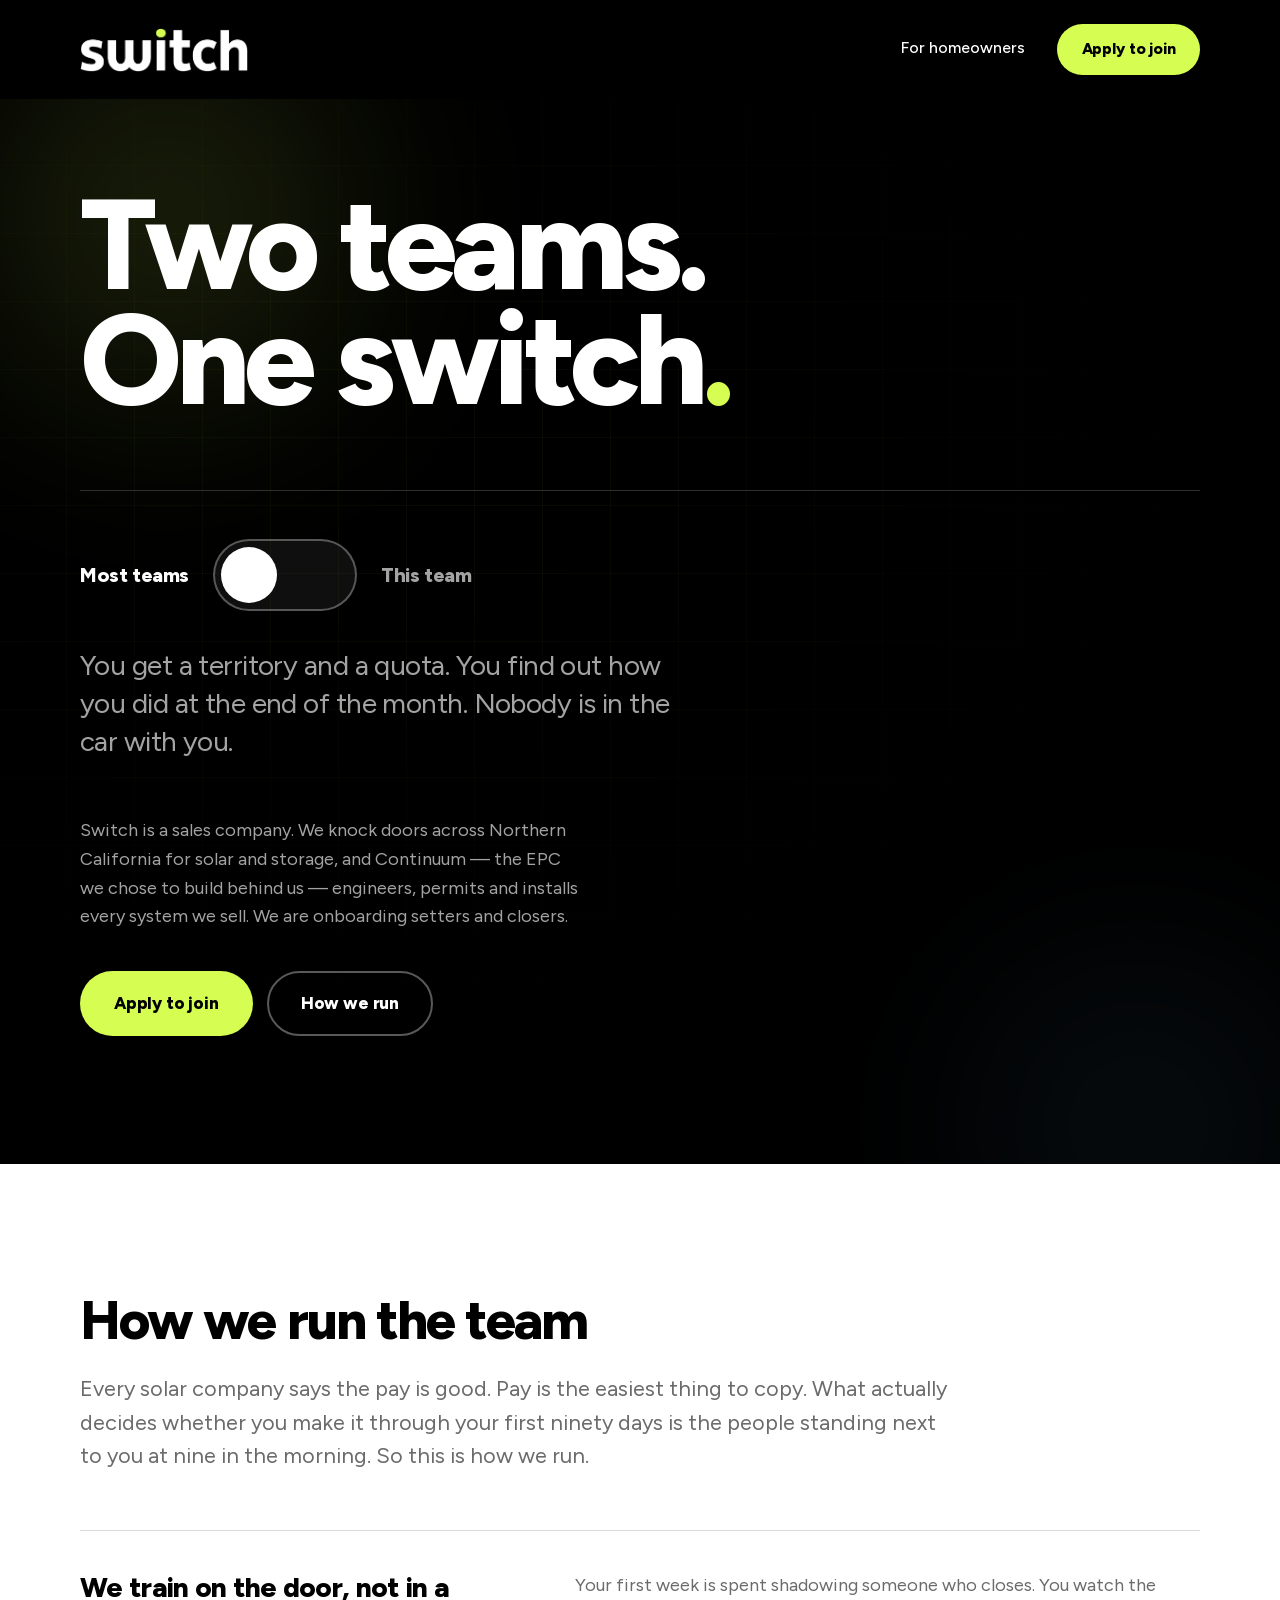
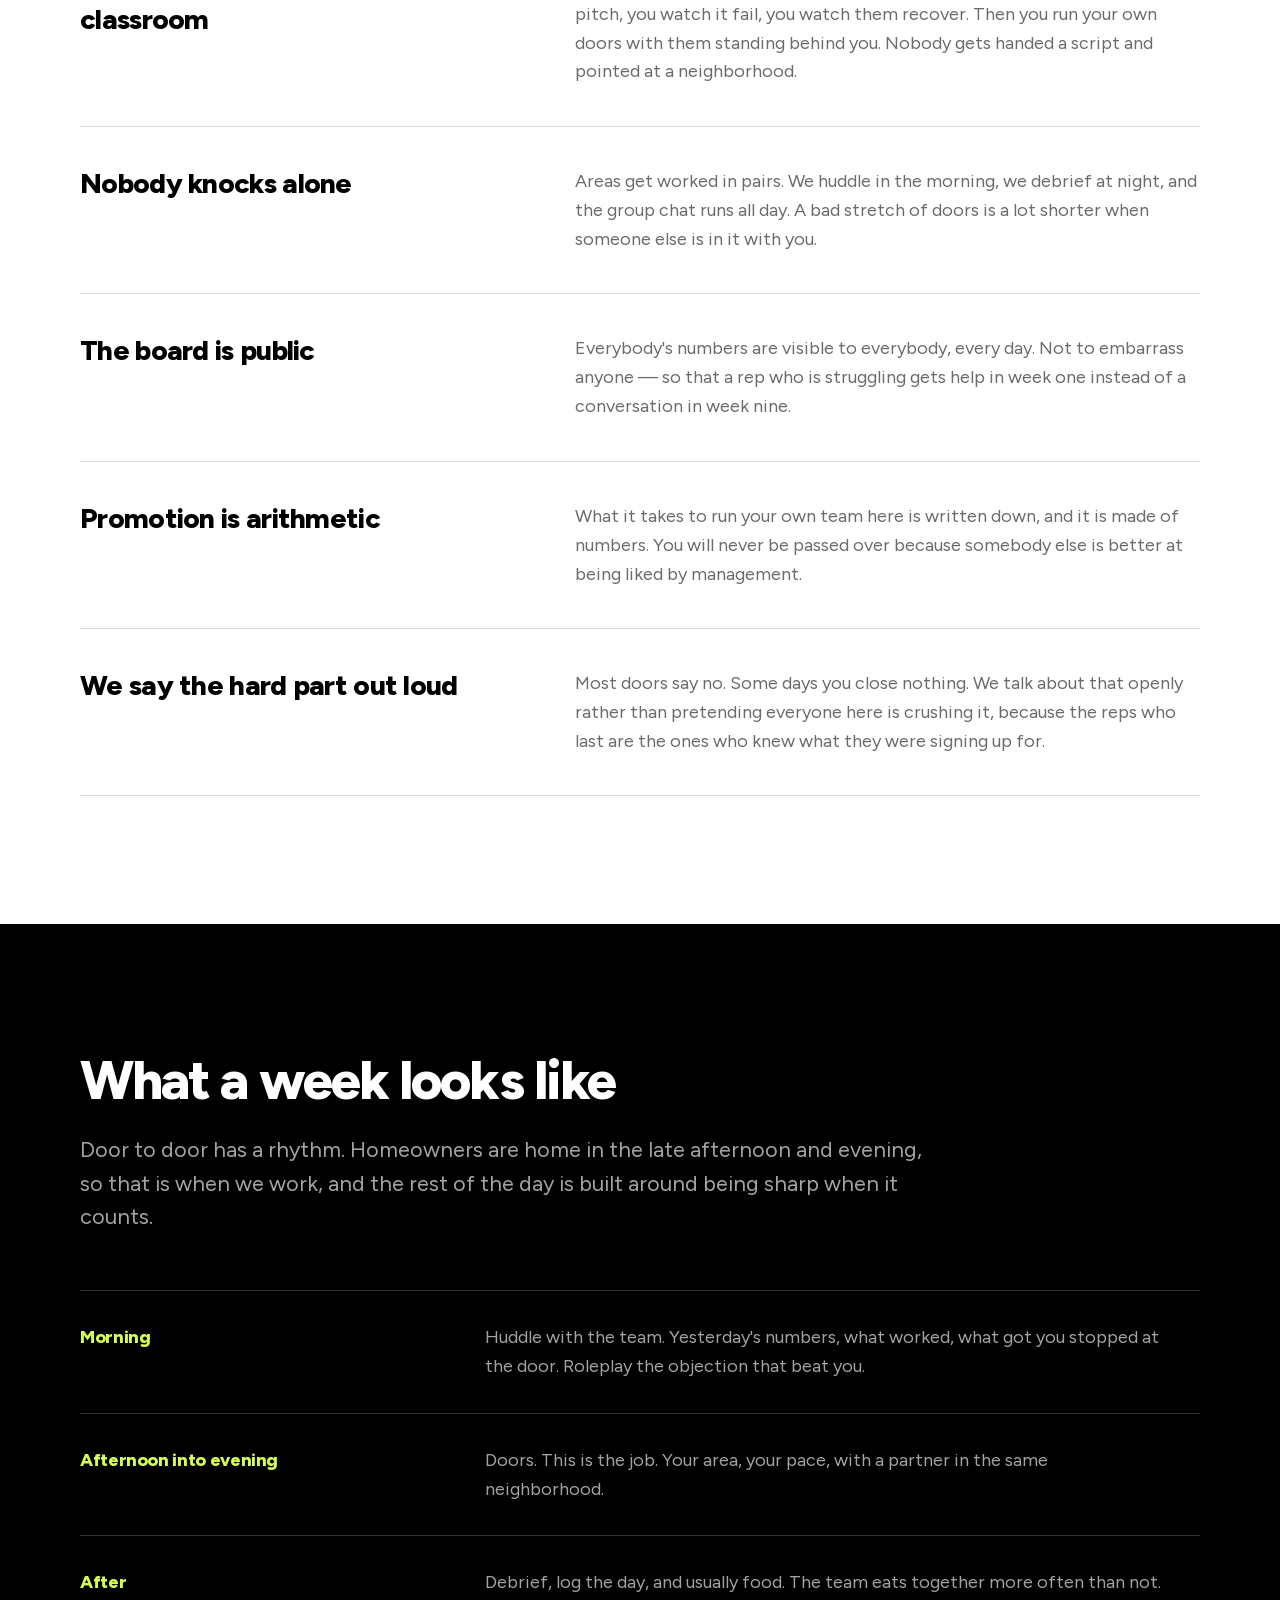
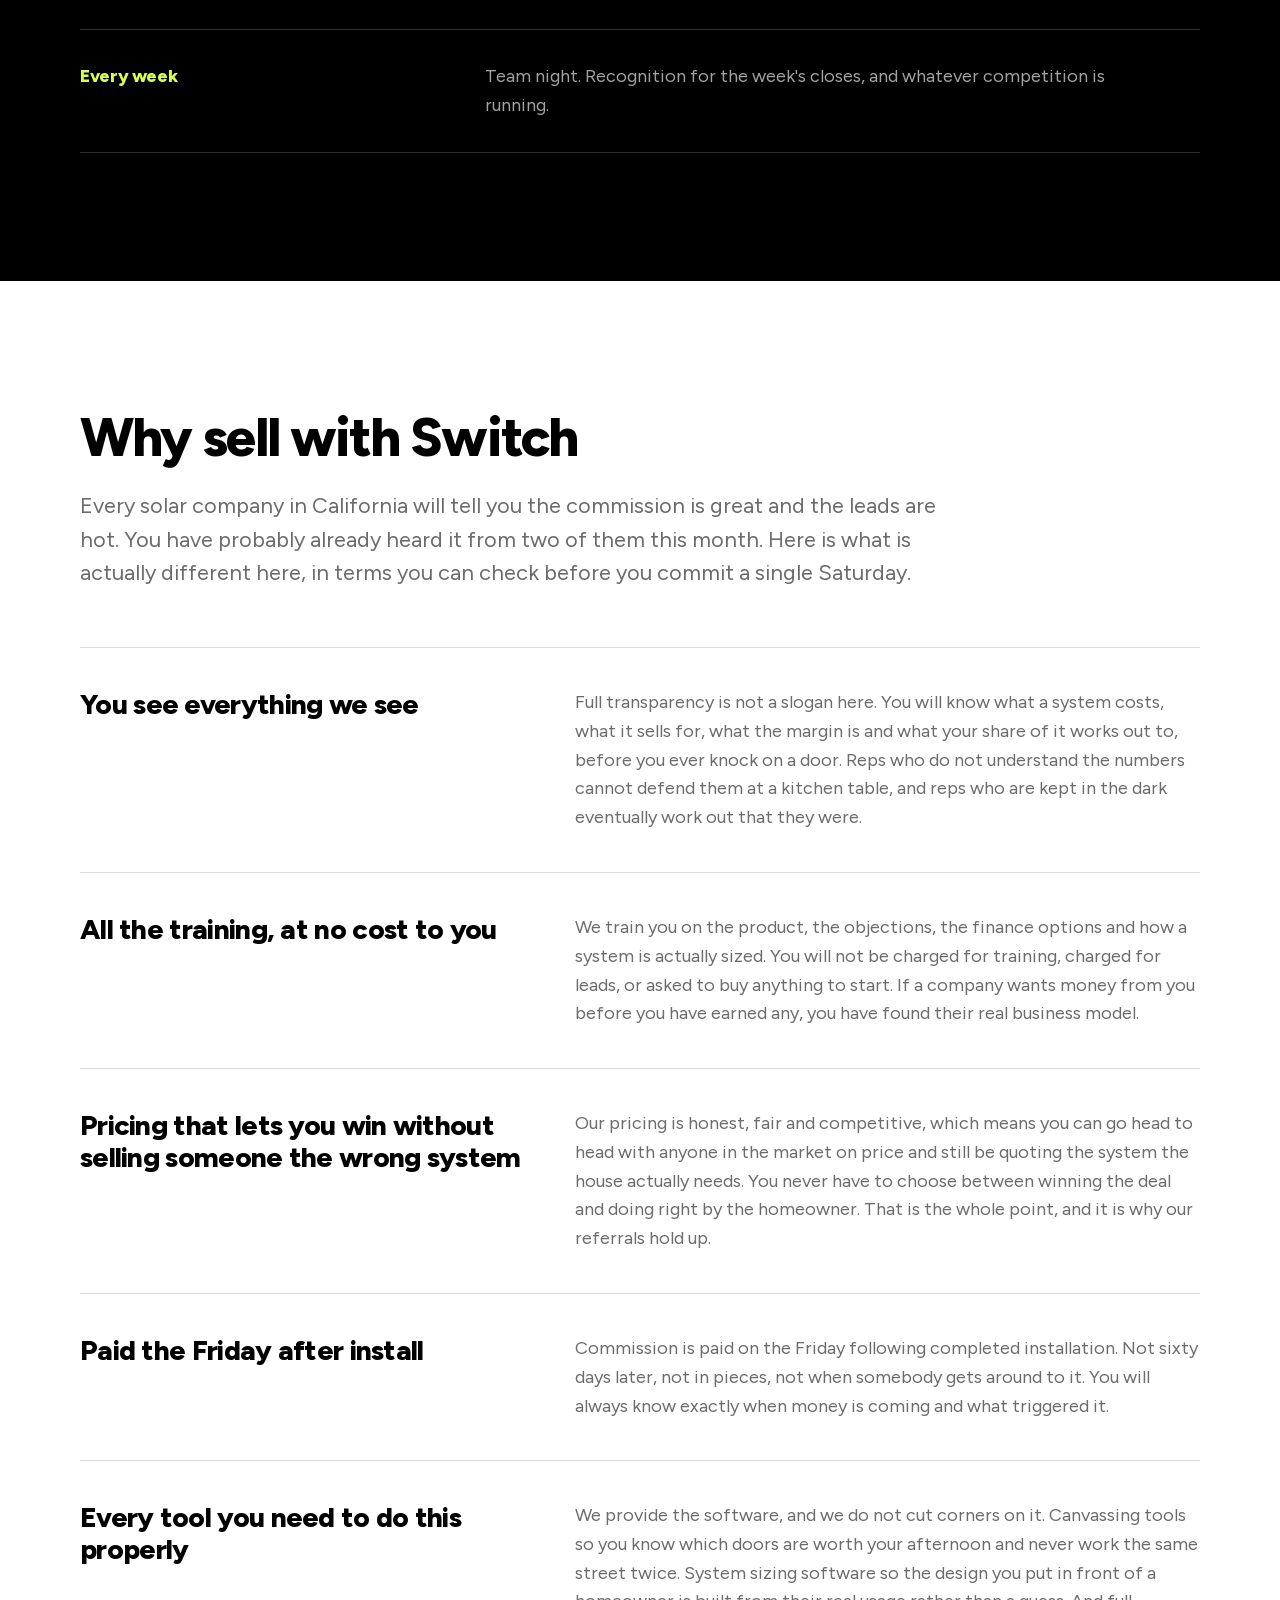
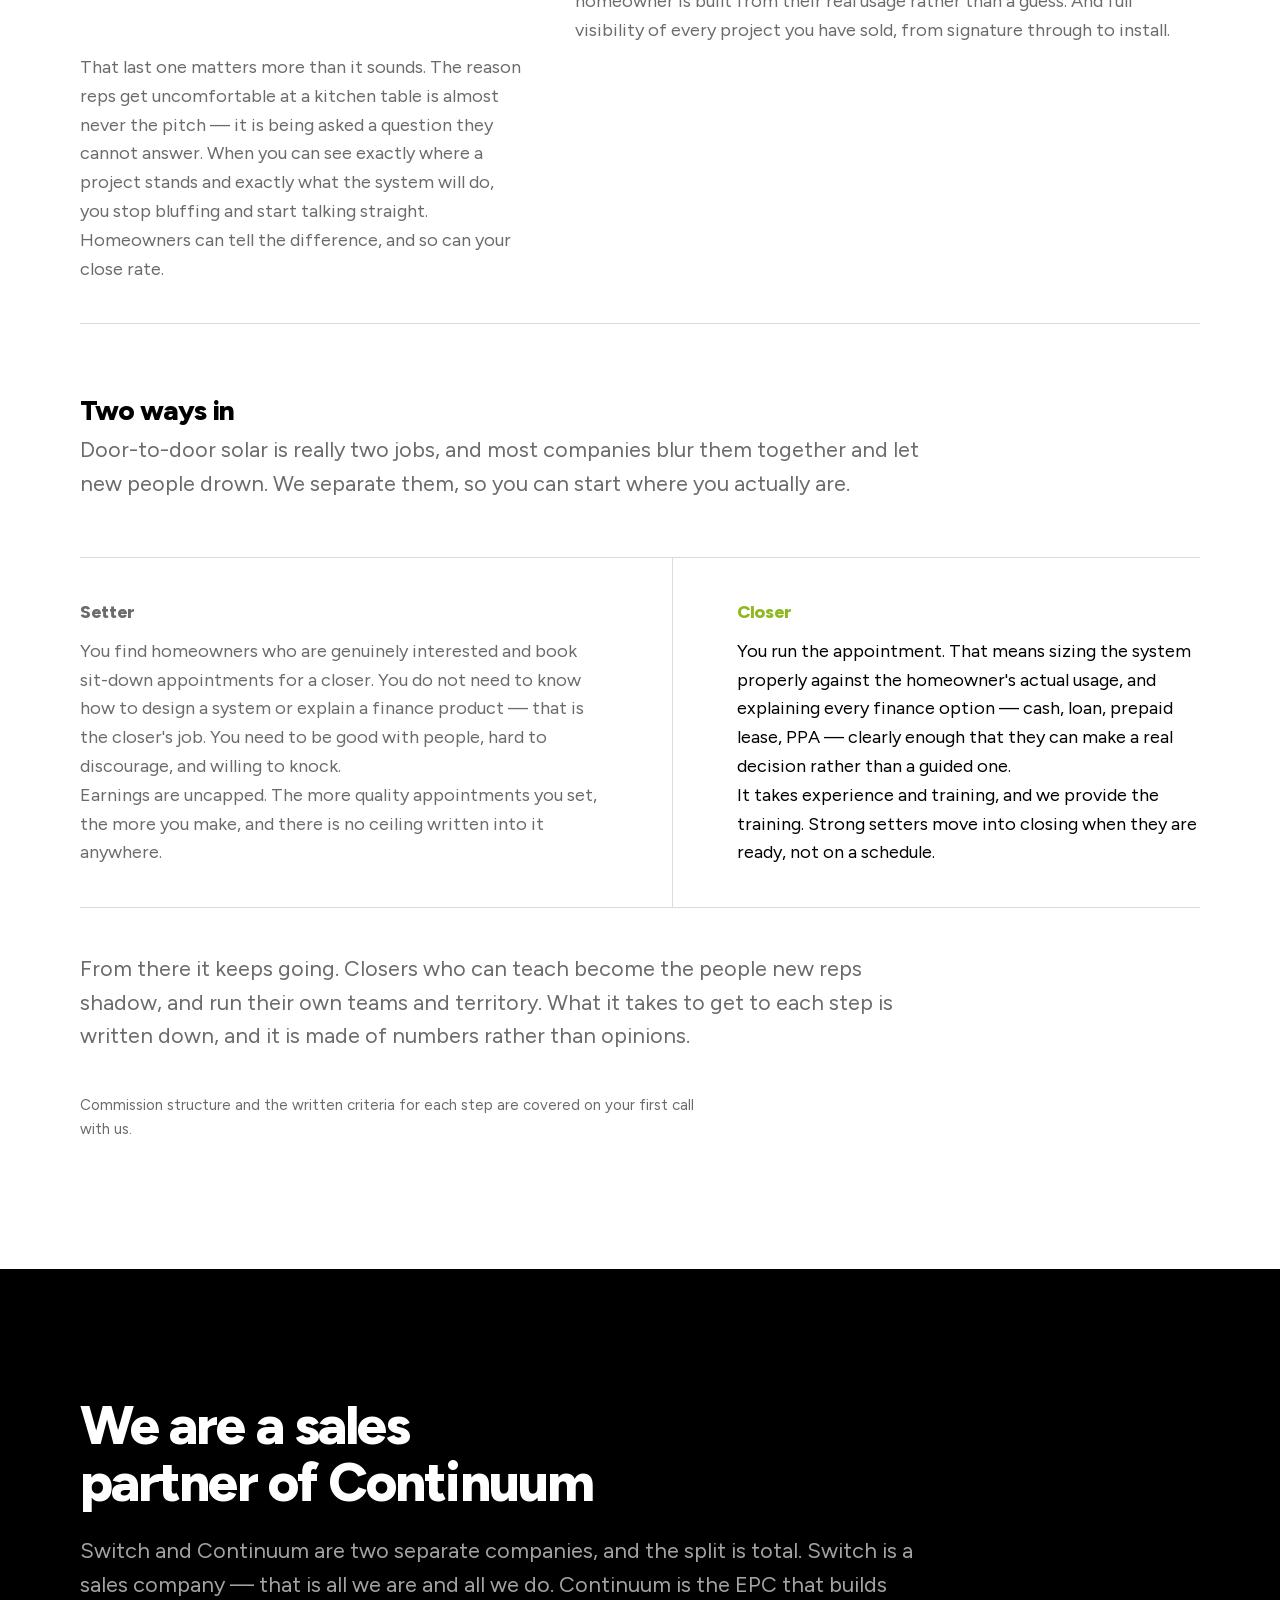
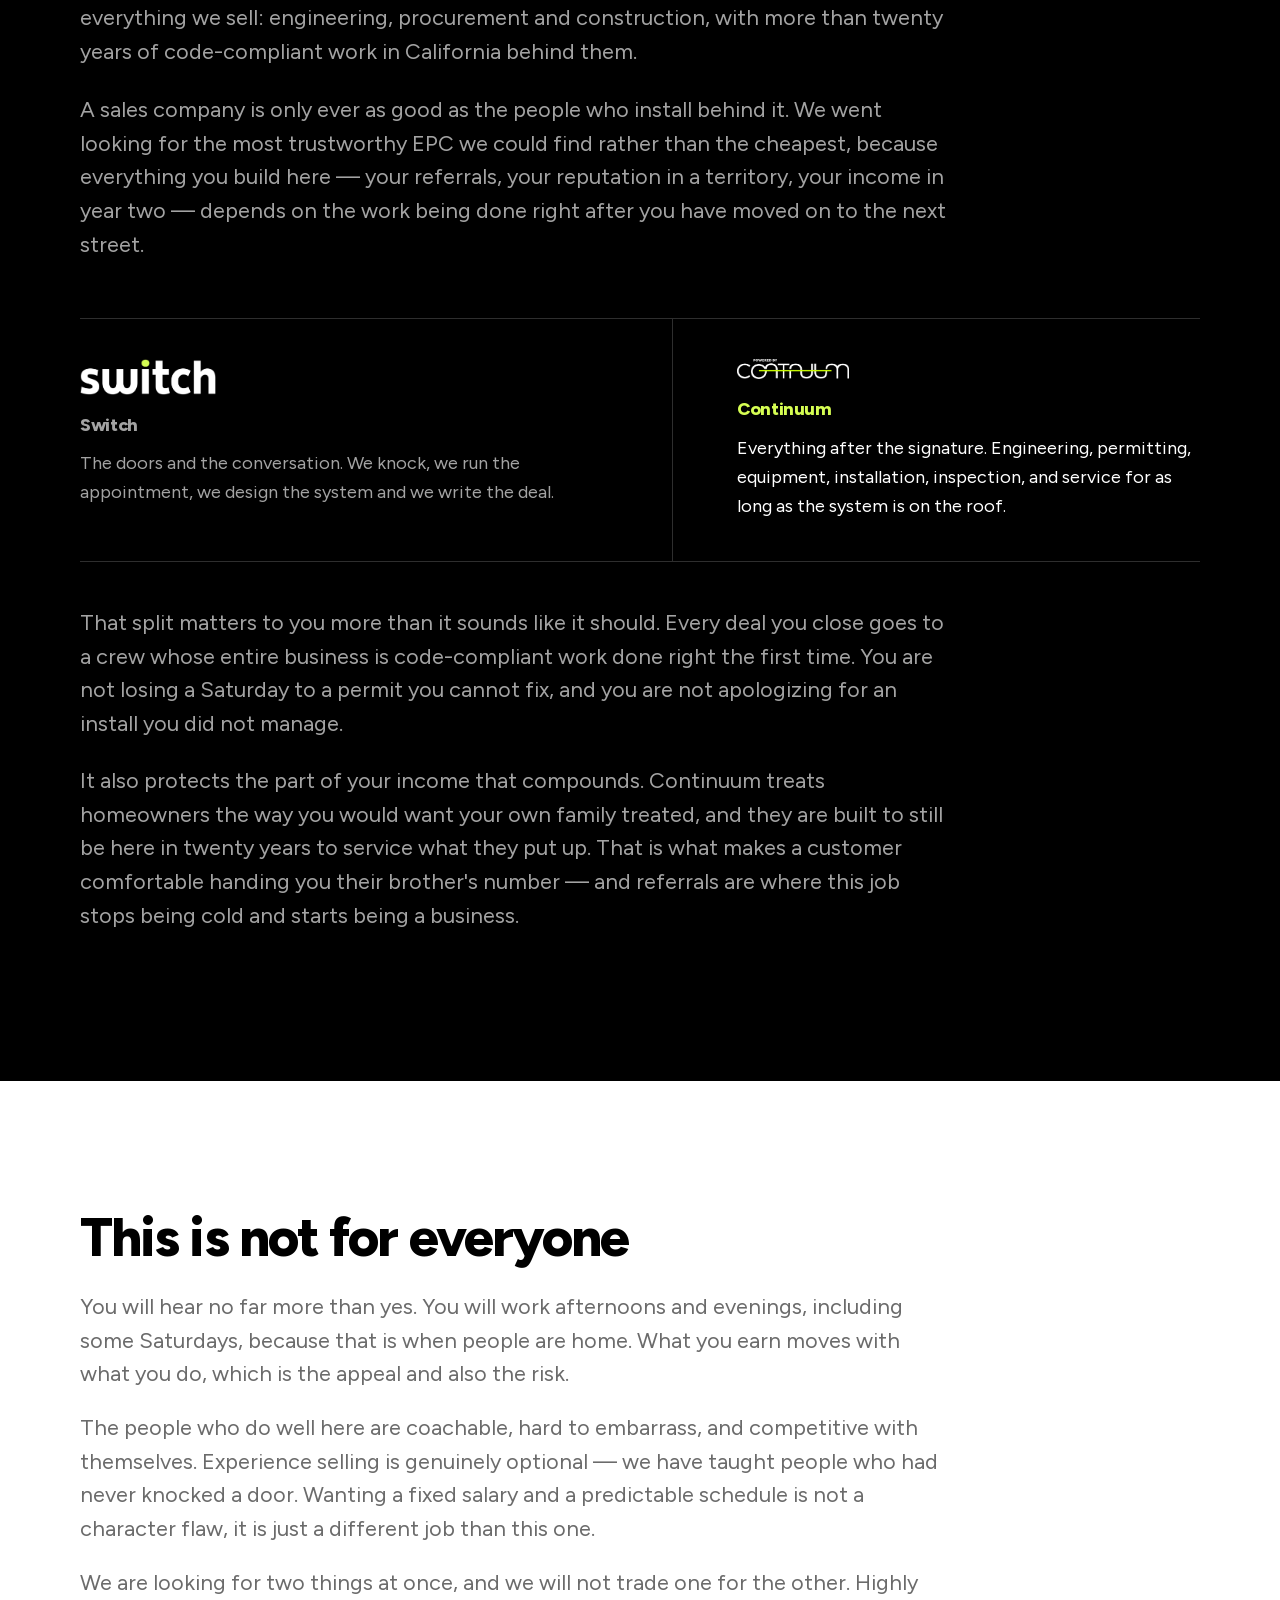
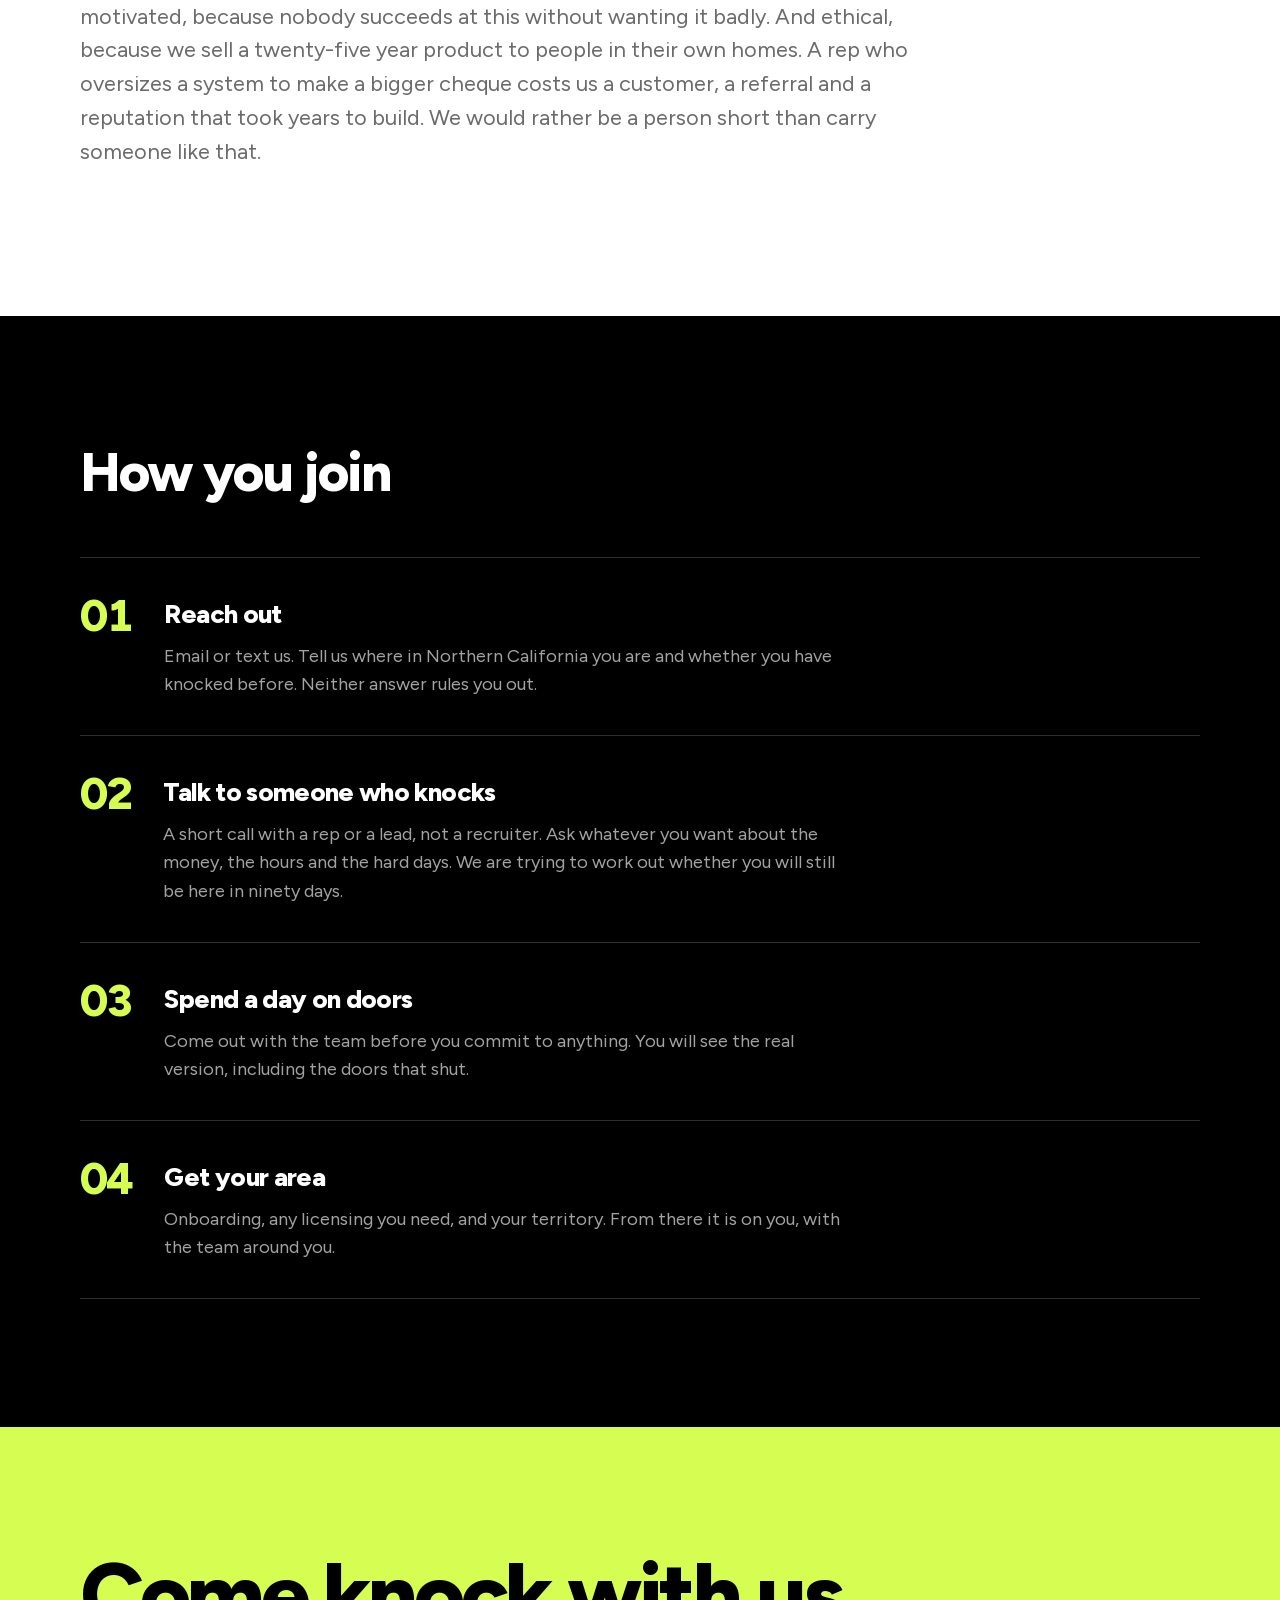
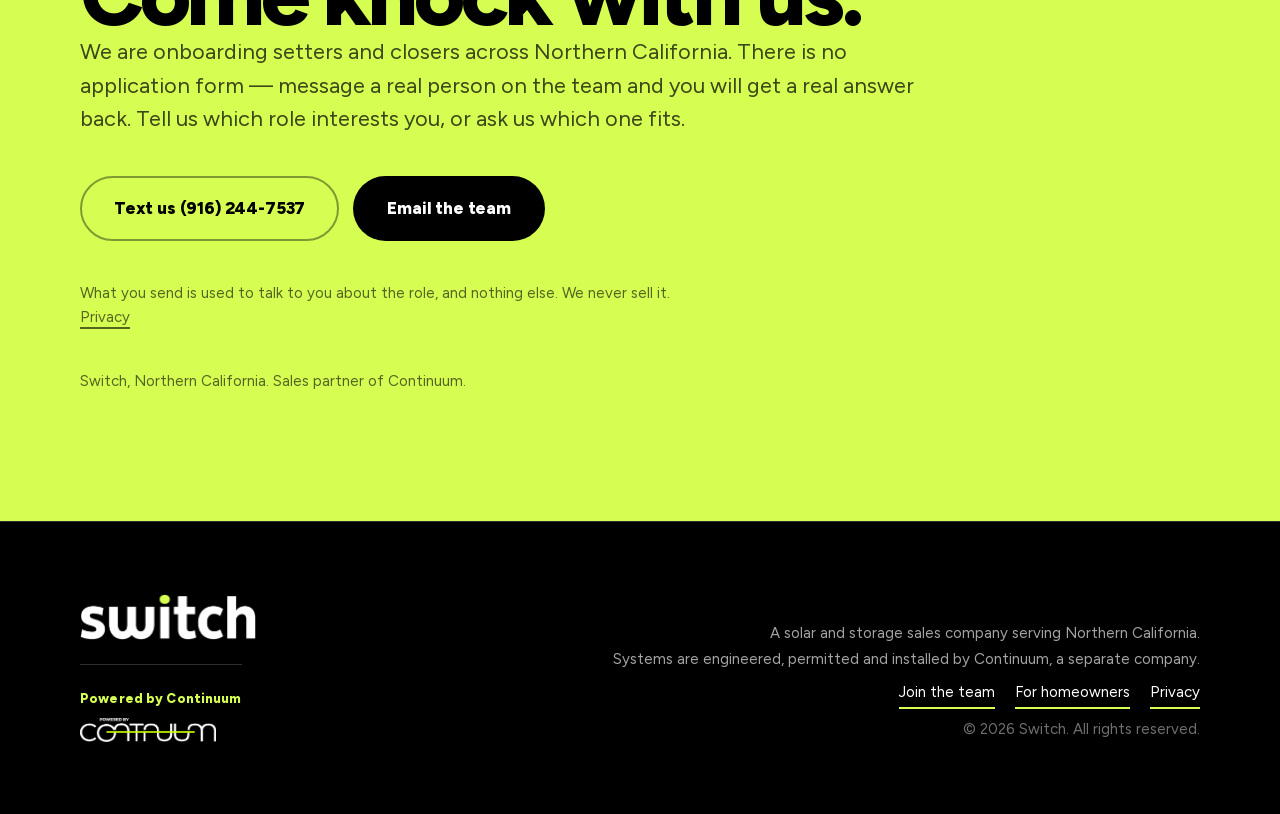
<file: index.html>
<!doctype html>
<html lang="en">
<head>
<meta charset="utf-8">
<meta name="viewport" content="width=device-width, initial-scale=1">
<title>Switch — Solar sales jobs in Northern California</title>
<meta name="description" content="Switch is a door-to-door solar and storage sales company in Northern California. Setter and closer roles, full training, uncapped commission, paid the Friday after install. We partner with Continuum for engineering and installation.">
<link rel="canonical" href="https://switchpowerco.com/">
<link rel="icon" href="assets/favicon.svg" type="image/svg+xml">
<meta property="og:type" content="website">
<meta property="og:url" content="https://switchpowerco.com/">
<meta property="og:title" content="Switch — Solar sales jobs in Northern California">
<meta property="og:description" content="A door-to-door solar and storage sales company in Northern California. Setter and closer roles, full training, uncapped commission. Sales partner of Continuum.">
<meta property="og:image" content="https://switchpowerco.com/assets/og.png">
<meta name="twitter:card" content="summary_large_image">
<link rel="preload" href="assets/fonts/figtree-variable.woff2" as="font" type="font/woff2" crossorigin>
<link rel="stylesheet" href="styles.css">
<script>document.documentElement.classList.add("js");</script>
</head>
<body>
<a class="skip" href="#main">Skip to content</a>

<header class="nav">
  <div class="wrap nav__inner">
    <a class="nav__logo" href="/" aria-label="Switch, home">
      <img src="assets/logo-light.png" alt="Switch" width="1411" height="370">
    </a>
    <nav class="nav__links" aria-label="Main">
      <a class="nav__link" href="homeowners.html">For homeowners</a>
      <a class="btn btn--volt btn--sm" href="#apply">Apply to join</a>
    </nav>
  </div>
</header>

<main id="main">

  <!-- ============ HERO ============ -->
  <section class="slab slab--ink hero" id="hero">
    <!-- Ambient layers. Dim until the switch is flipped, then the hero powers on. -->
    <div class="hero__bg" aria-hidden="true">
      <div class="hero__grid"></div>
      <div class="hero__glow hero__glow--a"></div>
      <div class="hero__glow hero__glow--b"></div>
      <div class="hero__surge"></div>
      <div class="hero__scan"></div>
    </div>
    <div class="wrap hero__content">
      <h1 class="display reveal" data-reveal-order="1">Two teams.<br>One switch<span class="dot">.</span></h1>

      <div class="flip reveal" data-reveal-order="2">
        <div class="flip__control">
          <span class="flip__label" data-side="off">Most teams</span>
          <button class="switch" id="flip-switch" role="switch" aria-checked="false" aria-label="Compare most teams with this team">
            <span class="switch__track"><span class="switch__knob"></span></span>
          </button>
          <span class="flip__label" data-side="on">This team</span>
        </div>

        <div class="flip__panel" aria-live="polite">
          <p class="flip__text is-shown" data-state="off">You get a territory and a quota. You find out how you did at the end of the month. Nobody is in the car with you.</p>
          <p class="flip__text" data-state="on">Huddle at nine. A closer rides with you until you don't need one. Everybody sees the board, every day.</p>
        </div>
      </div>

      <p class="hero__sub reveal" data-reveal-order="3">Switch is a sales company. We knock doors across Northern California for solar and storage, and Continuum — the EPC we chose to build behind us — engineers, permits and installs every system we sell. We are onboarding setters and closers.</p>

      <div class="actions reveal" data-reveal-order="4">
        <a class="btn btn--volt" href="#apply">Apply to join</a>
        <a class="btn btn--ghost" href="#culture">How we run</a>
      </div>
    </div>
  </section>

  <!-- ============ CULTURE ============ -->
  <section class="slab slab--paper" id="culture">
    <div class="wrap">
      <h2 class="h2">How we run the team</h2>
      <p class="lede">Every solar company says the pay is good. Pay is the easiest thing to copy. What actually decides whether you make it through your first ninety days is the people standing next to you at nine in the morning. So this is how we run.</p>

      <ul class="tenets">
        <li class="tenet">
          <h3 class="tenet__h">We train on the door, not in a classroom</h3>
          <p>Your first week is spent shadowing someone who closes. You watch the pitch, you watch it fail, you watch them recover. Then you run your own doors with them standing behind you. Nobody gets handed a script and pointed at a neighborhood.</p>
        </li>
        <li class="tenet">
          <h3 class="tenet__h">Nobody knocks alone</h3>
          <p>Areas get worked in pairs. We huddle in the morning, we debrief at night, and the group chat runs all day. A bad stretch of doors is a lot shorter when someone else is in it with you.</p>
        </li>
        <li class="tenet">
          <h3 class="tenet__h">The board is public</h3>
          <p>Everybody's numbers are visible to everybody, every day. Not to embarrass anyone — so that a rep who is struggling gets help in week one instead of a conversation in week nine.</p>
        </li>
        <li class="tenet">
          <h3 class="tenet__h">Promotion is arithmetic</h3>
          <p>What it takes to run your own team here is written down, and it is made of numbers. You will never be passed over because somebody else is better at being liked by management.</p>
        </li>
        <li class="tenet">
          <h3 class="tenet__h">We say the hard part out loud</h3>
          <p>Most doors say no. Some days you close nothing. We talk about that openly rather than pretending everyone here is crushing it, because the reps who last are the ones who knew what they were signing up for.</p>
        </li>
      </ul>
    </div>
  </section>

  <!-- ============ THE WEEK ============ -->
  <section class="slab slab--ink">
    <div class="wrap">
      <h2 class="h2">What a week looks like</h2>
      <p class="lede lede--ink">Door to door has a rhythm. Homeowners are home in the late afternoon and evening, so that is when we work, and the rest of the day is built around being sharp when it counts.</p>

      <dl class="rhythm">
        <div class="rhythm__row">
          <dt>Morning</dt>
          <dd>Huddle with the team. Yesterday's numbers, what worked, what got you stopped at the door. Roleplay the objection that beat you.</dd>
        </div>
        <div class="rhythm__row">
          <dt>Afternoon into evening</dt>
          <dd>Doors. This is the job. Your area, your pace, with a partner in the same neighborhood.</dd>
        </div>
        <div class="rhythm__row">
          <dt>After</dt>
          <dd>Debrief, log the day, and usually food. The team eats together more often than not.</dd>
        </div>
        <div class="rhythm__row">
          <dt>Every week</dt>
          <dd><!-- TODO: replace with your real weekly ritual — team dinner, competition, awards night, training day. -->Team night. Recognition for the week's closes, and whatever competition is running.</dd>
        </div>
      </dl>
    </div>
  </section>

  <!-- ============ WHY SWITCH ============ -->
  <section class="slab slab--paper" id="why">
    <div class="wrap">
      <h2 class="h2">Why sell with Switch</h2>
      <p class="lede">Every solar company in California will tell you the commission is great and the leads are hot. You have probably already heard it from two of them this month. Here is what is actually different here, in terms you can check before you commit a single Saturday.</p>

      <ul class="tenets">
        <li class="tenet">
          <h3 class="tenet__h">You see everything we see</h3>
          <p>Full transparency is not a slogan here. You will know what a system costs, what it sells for, what the margin is and what your share of it works out to, before you ever knock on a door. Reps who do not understand the numbers cannot defend them at a kitchen table, and reps who are kept in the dark eventually work out that they were.</p>
        </li>
        <li class="tenet">
          <h3 class="tenet__h">All the training, at no cost to you</h3>
          <p>We train you on the product, the objections, the finance options and how a system is actually sized. You will not be charged for training, charged for leads, or asked to buy anything to start. If a company wants money from you before you have earned any, you have found their real business model.</p>
        </li>
        <li class="tenet">
          <h3 class="tenet__h">Pricing that lets you win without selling someone the wrong system</h3>
          <p>Our pricing is honest, fair and competitive, which means you can go head to head with anyone in the market on price and still be quoting the system the house actually needs. You never have to choose between winning the deal and doing right by the homeowner. That is the whole point, and it is why our referrals hold up.</p>
        </li>
        <li class="tenet">
          <h3 class="tenet__h">Paid the Friday after install</h3>
          <p>Commission is paid on the Friday following completed installation. Not sixty days later, not in pieces, not when somebody gets around to it. You will always know exactly when money is coming and what triggered it.</p>
        </li>
        <li class="tenet">
          <h3 class="tenet__h">Every tool you need to do this properly</h3>
          <p>We provide the software, and we do not cut corners on it. Canvassing tools so you know which doors are worth your afternoon and never work the same street twice. System sizing software so the design you put in front of a homeowner is built from their real usage rather than a guess. And full visibility of every project you have sold, from signature through to install.</p>
          <p>That last one matters more than it sounds. The reason reps get uncomfortable at a kitchen table is almost never the pitch — it is being asked a question they cannot answer. When you can see exactly where a project stands and exactly what the system will do, you stop bluffing and start talking straight. Homeowners can tell the difference, and so can your close rate.</p>
        </li>
      </ul>

      <h3 class="sub-h">Two ways in</h3>
      <p class="lede">Door-to-door solar is really two jobs, and most companies blur them together and let new people drown. We separate them, so you can start where you actually are.</p>

      <div class="compare compare--paper">
        <div class="compare__col">
          <h3 class="compare__h">Setter</h3>
          <p>You find homeowners who are genuinely interested and book sit-down appointments for a closer. You do not need to know how to design a system or explain a finance product — that is the closer's job. You need to be good with people, hard to discourage, and willing to knock.</p>
          <p>Earnings are uncapped. The more quality appointments you set, the more you make, and there is no ceiling written into it anywhere.</p>
        </div>
        <div class="compare__col compare__col--now">
          <h3 class="compare__h">Closer</h3>
          <p>You run the appointment. That means sizing the system properly against the homeowner's actual usage, and explaining every finance option — cash, loan, prepaid lease, PPA — clearly enough that they can make a real decision rather than a guided one.</p>
          <p>It takes experience and training, and we provide the training. Strong setters move into closing when they are ready, not on a schedule.</p>
        </div>
      </div>

      <p class="lede">From there it keeps going. Closers who can teach become the people new reps shadow, and run their own teams and territory. What it takes to get to each step is written down, and it is made of numbers rather than opinions.</p>
      <p class="fineprint">Commission structure and the written criteria for each step are covered on your first call with us.</p>
    </div>
  </section>

  <!-- ============ CONTINUUM ============ -->
  <section class="slab slab--ink partner">
    <div class="wrap">
      <h2 class="h2">We are a sales partner of Continuum</h2>
      <p class="lede lede--ink">Switch and Continuum are two separate companies, and the split is total. Switch is a sales company — that is all we are and all we do. Continuum is the EPC that builds everything we sell: engineering, procurement and construction, with more than twenty years of code-compliant work in California behind them.</p>
      <p class="lede lede--ink">A sales company is only ever as good as the people who install behind it. We went looking for the most trustworthy EPC we could find rather than the cheapest, because everything you build here — your referrals, your reputation in a territory, your income in year two — depends on the work being done right after you have moved on to the next street.</p>

      <div class="compare">
        <div class="compare__col">
          <img class="compare__mark compare__mark--switch" src="assets/logo-light.png" alt="Switch" width="1411" height="370">
          <h3 class="compare__h">Switch</h3>
          <p>The doors and the conversation. We knock, we run the appointment, we design the system and we write the deal.</p>
        </div>
        <div class="compare__col compare__col--now">
          <img class="compare__mark" src="assets/continuum-light.png" alt="Powered by Continuum" width="1231" height="225">
          <h3 class="compare__h">Continuum</h3>
          <p>Everything after the signature. Engineering, permitting, equipment, installation, inspection, and service for as long as the system is on the roof.</p>
        </div>
      </div>

      <p class="lede lede--ink">That split matters to you more than it sounds like it should. Every deal you close goes to a crew whose entire business is code-compliant work done right the first time. You are not losing a Saturday to a permit you cannot fix, and you are not apologizing for an install you did not manage.</p>
      <p class="lede lede--ink">It also protects the part of your income that compounds. Continuum treats homeowners the way you would want your own family treated, and they are built to still be here in twenty years to service what they put up. That is what makes a customer comfortable handing you their brother's number — and referrals are where this job stops being cold and starts being a business.</p>
    </div>
  </section>

  <!-- ============ FILTER ============ -->
  <section class="slab slab--paper">
    <div class="wrap">
      <h2 class="h2">This is not for everyone</h2>
      <p class="lede">You will hear no far more than yes. You will work afternoons and evenings, including some Saturdays, because that is when people are home. What you earn moves with what you do, which is the appeal and also the risk.</p>
      <p class="lede">The people who do well here are coachable, hard to embarrass, and competitive with themselves. Experience selling is genuinely optional — we have taught people who had never knocked a door. Wanting a fixed salary and a predictable schedule is not a character flaw, it is just a different job than this one.</p>
      <p class="lede">We are looking for two things at once, and we will not trade one for the other. Highly motivated, because nobody succeeds at this without wanting it badly. And ethical, because we sell a twenty-five year product to people in their own homes. A rep who oversizes a system to make a bigger cheque costs us a customer, a referral and a reputation that took years to build. We would rather be a person short than carry someone like that.</p>
    </div>
  </section>

  <!-- ============ PATH ============ -->
  <section class="slab slab--ink">
    <div class="wrap">
      <h2 class="h2">How you join</h2>
      <ol class="steps">
        <li class="step">
          <span class="step__n" aria-hidden="true">01</span>
          <div class="step__body">
            <h3 class="step__h">Reach out</h3>
            <p>Email or text us. Tell us where in Northern California you are and whether you have knocked before. Neither answer rules you out.</p>
          </div>
        </li>
        <li class="step">
          <span class="step__n" aria-hidden="true">02</span>
          <div class="step__body">
            <h3 class="step__h">Talk to someone who knocks</h3>
            <p>A short call with a rep or a lead, not a recruiter. Ask whatever you want about the money, the hours and the hard days. We are trying to work out whether you will still be here in ninety days.</p>
          </div>
        </li>
        <li class="step">
          <span class="step__n" aria-hidden="true">03</span>
          <div class="step__body">
            <h3 class="step__h">Spend a day on doors</h3>
            <p>Come out with the team before you commit to anything. You will see the real version, including the doors that shut.</p>
          </div>
        </li>
        <li class="step">
          <span class="step__n" aria-hidden="true">04</span>
          <div class="step__body">
            <h3 class="step__h">Get your area</h3>
            <p>Onboarding, any licensing you need, and your territory. From there it is on you, with the team around you.</p>
          </div>
        </li>
      </ol>
    </div>
  </section>

  <!-- ============ APPLY ============ -->
  <section class="slab slab--volt" id="apply">
    <div class="wrap">
      <h2 class="display display--sm">Come knock with us<span class="dot dot--ink">.</span></h2>
      <p class="lede lede--volt">We are onboarding setters and closers across Northern California. There is no application form — message a real person on the team and you will get a real answer back. Tell us which role interests you, or ask us which one fits.</p>
      <div class="actions">
        <a class="btn btn--outline-ink" href="sms:+19162447537">Text us (916) 244-7537</a>
        <a class="btn btn--ink" href="mailto:careers@switchpowerco.com?subject=Joining%20the%20Switch%20team">Email the team</a>
      </div>
      <p class="fineprint fineprint--volt">What you send is used to talk to you about the role, and nothing else. We never sell it. <a class="inline-link inline-link--volt" href="privacy.html">Privacy</a></p>
      <p class="fineprint fineprint--volt">Switch, Northern California. Sales partner of Continuum.</p>
    </div>
  </section>

</main>

<footer class="slab slab--ink foot">
  <div class="wrap foot__inner">
    <div class="foot__brand">
      <img class="foot__logo" src="assets/logo-light.png" alt="Switch" width="1411" height="370">
      <!-- Continuum's approved Color/Reverse lock-up. The brand guide forbids
           stretching, recolouring or recreating it, and "POWERED BY" is part of
           the mark. Kept deliberately smaller than the Switch wordmark. -->
      <div class="foot__partner">
        <p class="foot__partner-label">Powered by Continuum</p>
        <img class="foot__partner-logo" src="assets/continuum-light.png" alt="Continuum" width="1231" height="225">
      </div>
    </div>
    <p class="foot__meta">A solar and storage sales company serving Northern California.<br>
    Systems are engineered, permitted and installed by Continuum, a separate company.<br>
    <span class="foot__links"><a class="foot__link" href="index.html">Join the team</a><a class="foot__link" href="homeowners.html">For homeowners</a><a class="foot__link" href="privacy.html">Privacy</a></span><br>
    <span class="foot__copy">&copy; <span id="year">2026</span> Switch. All rights reserved.</span></p>
  </div>
</footer>

<script src="main.js"></script>
</body>
</html>
</file>
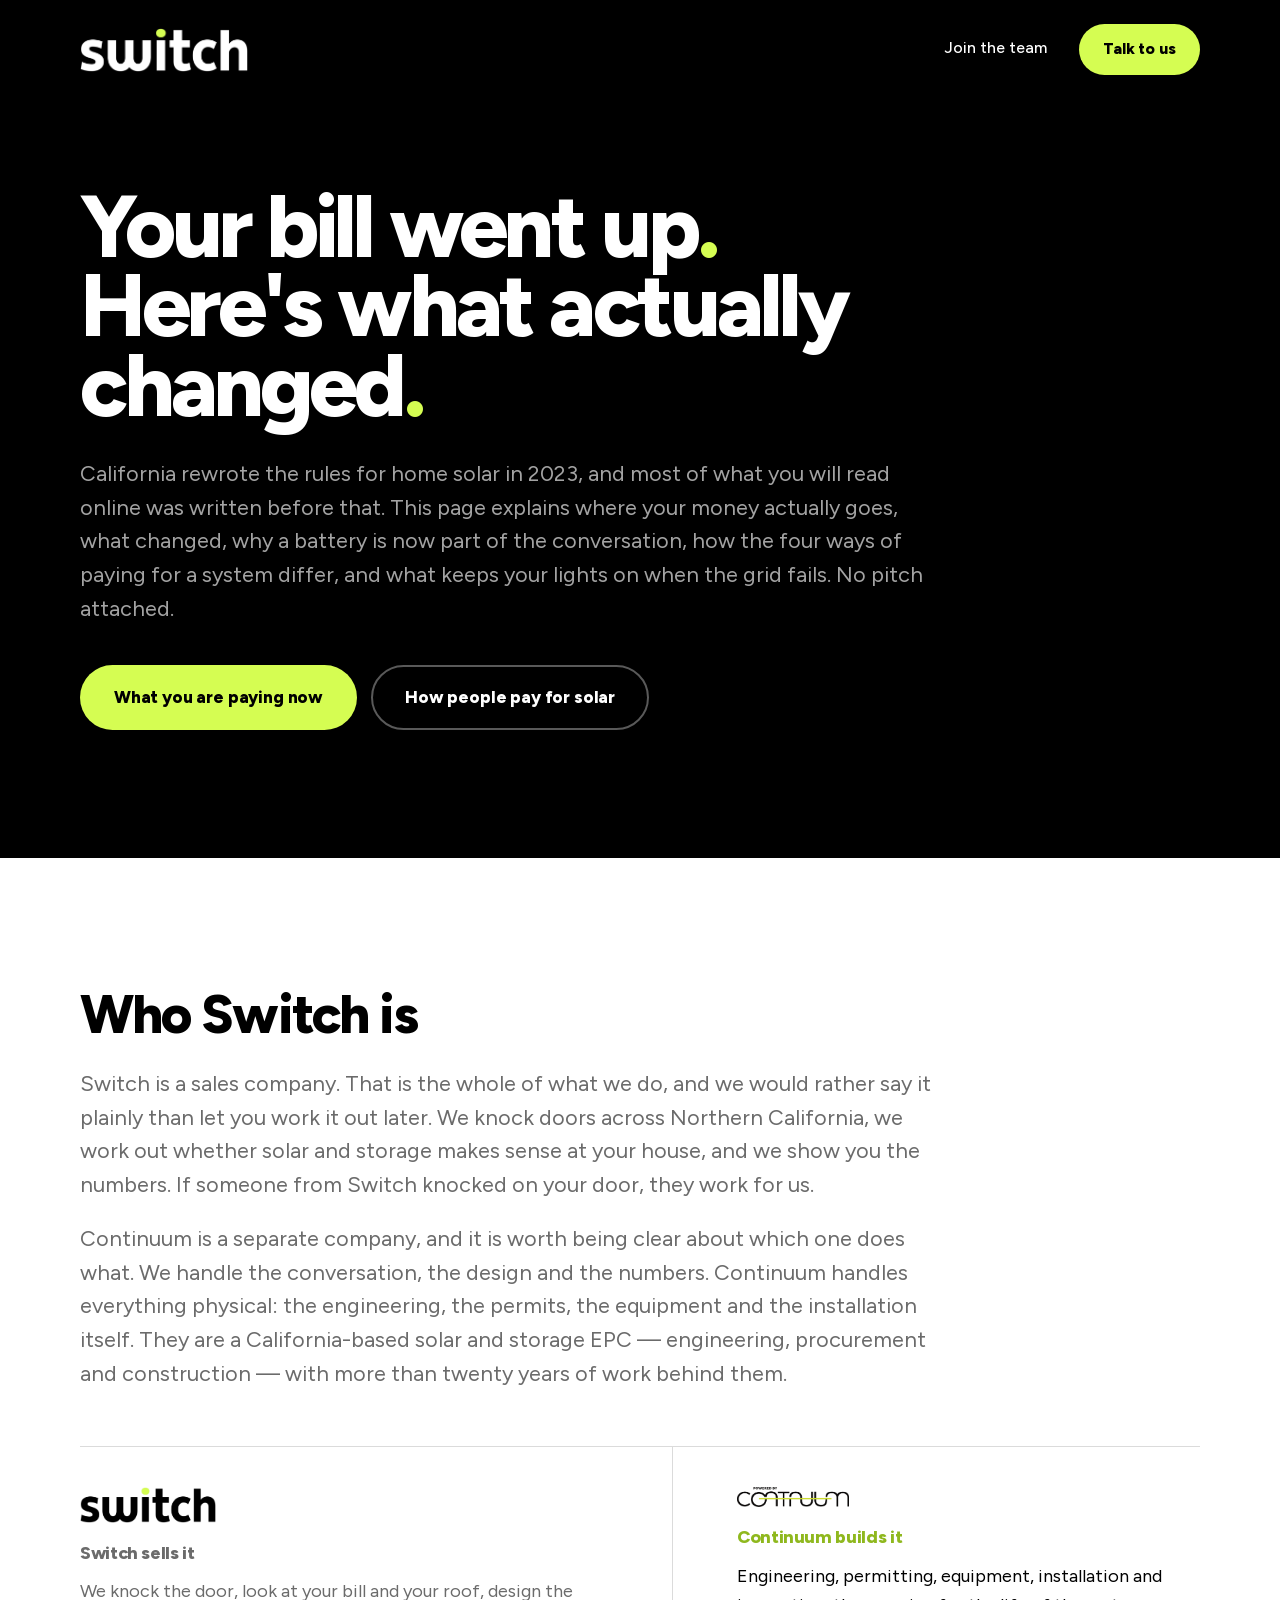
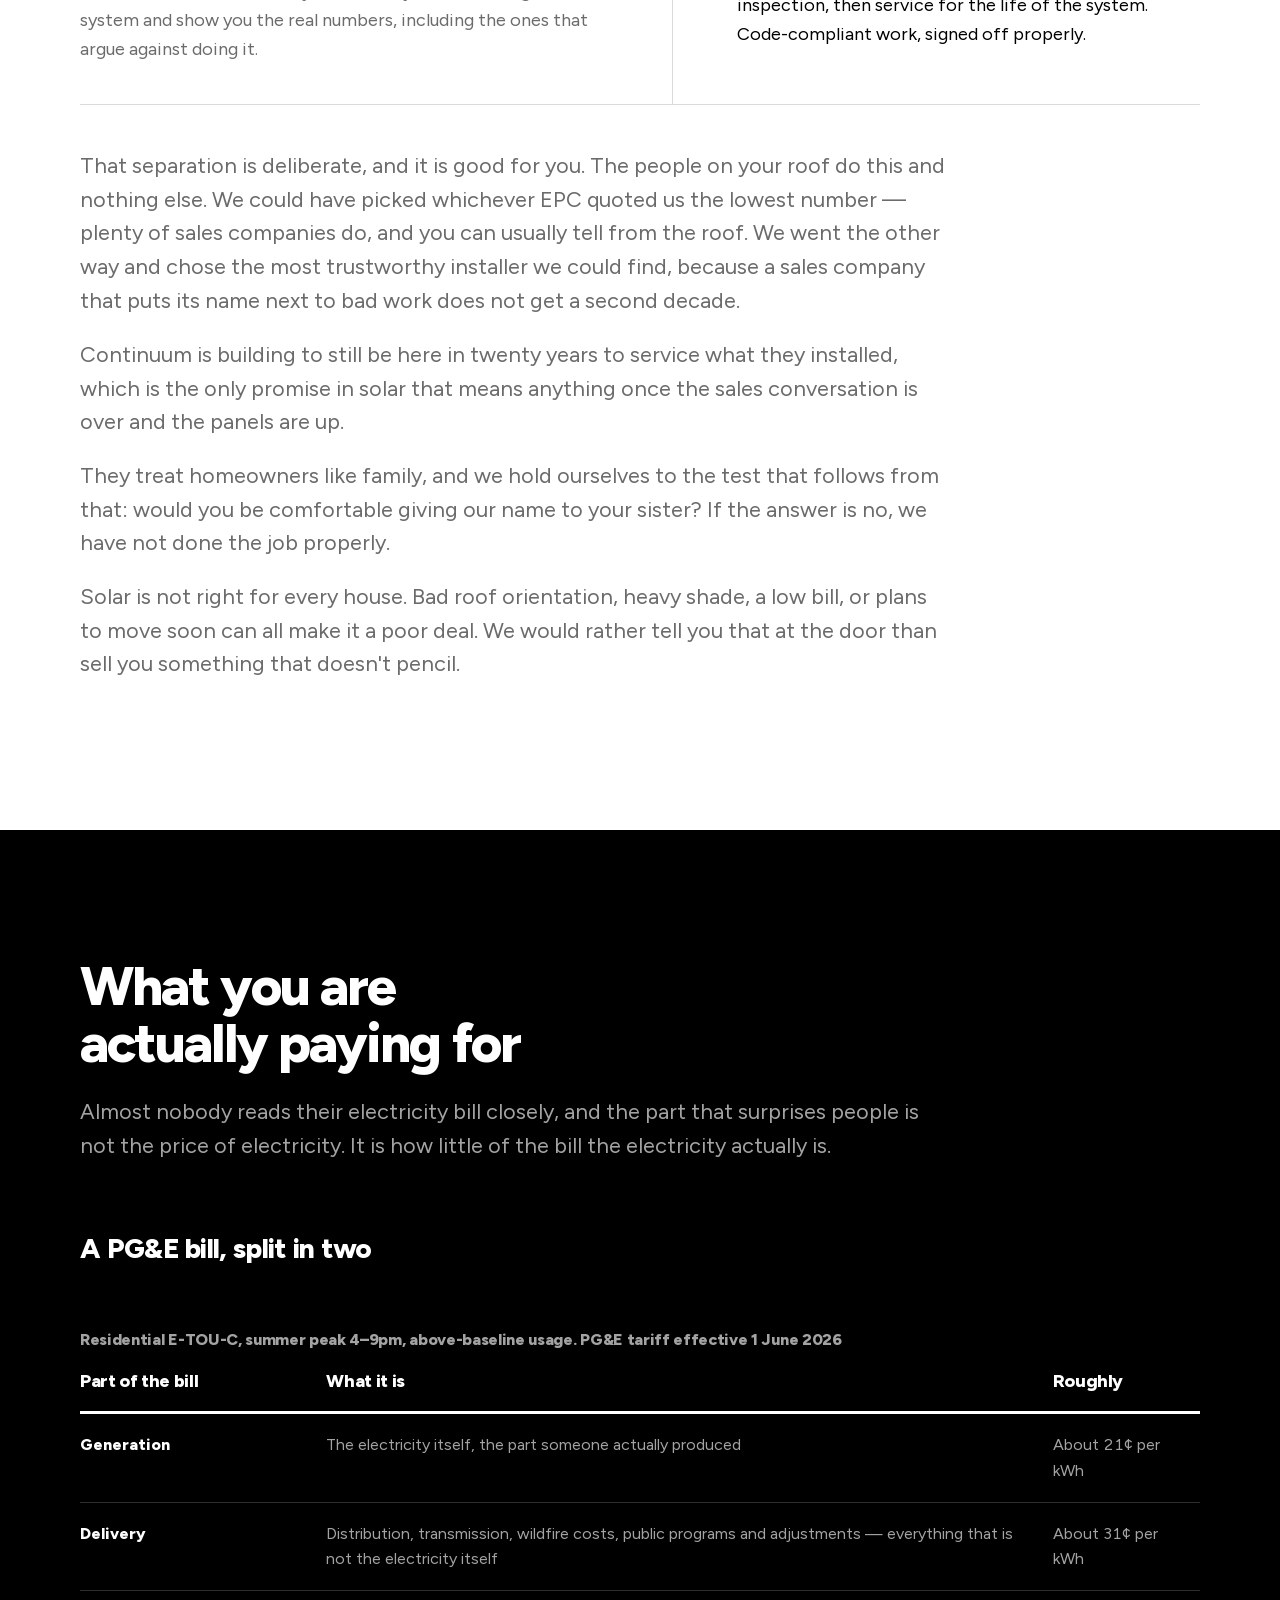
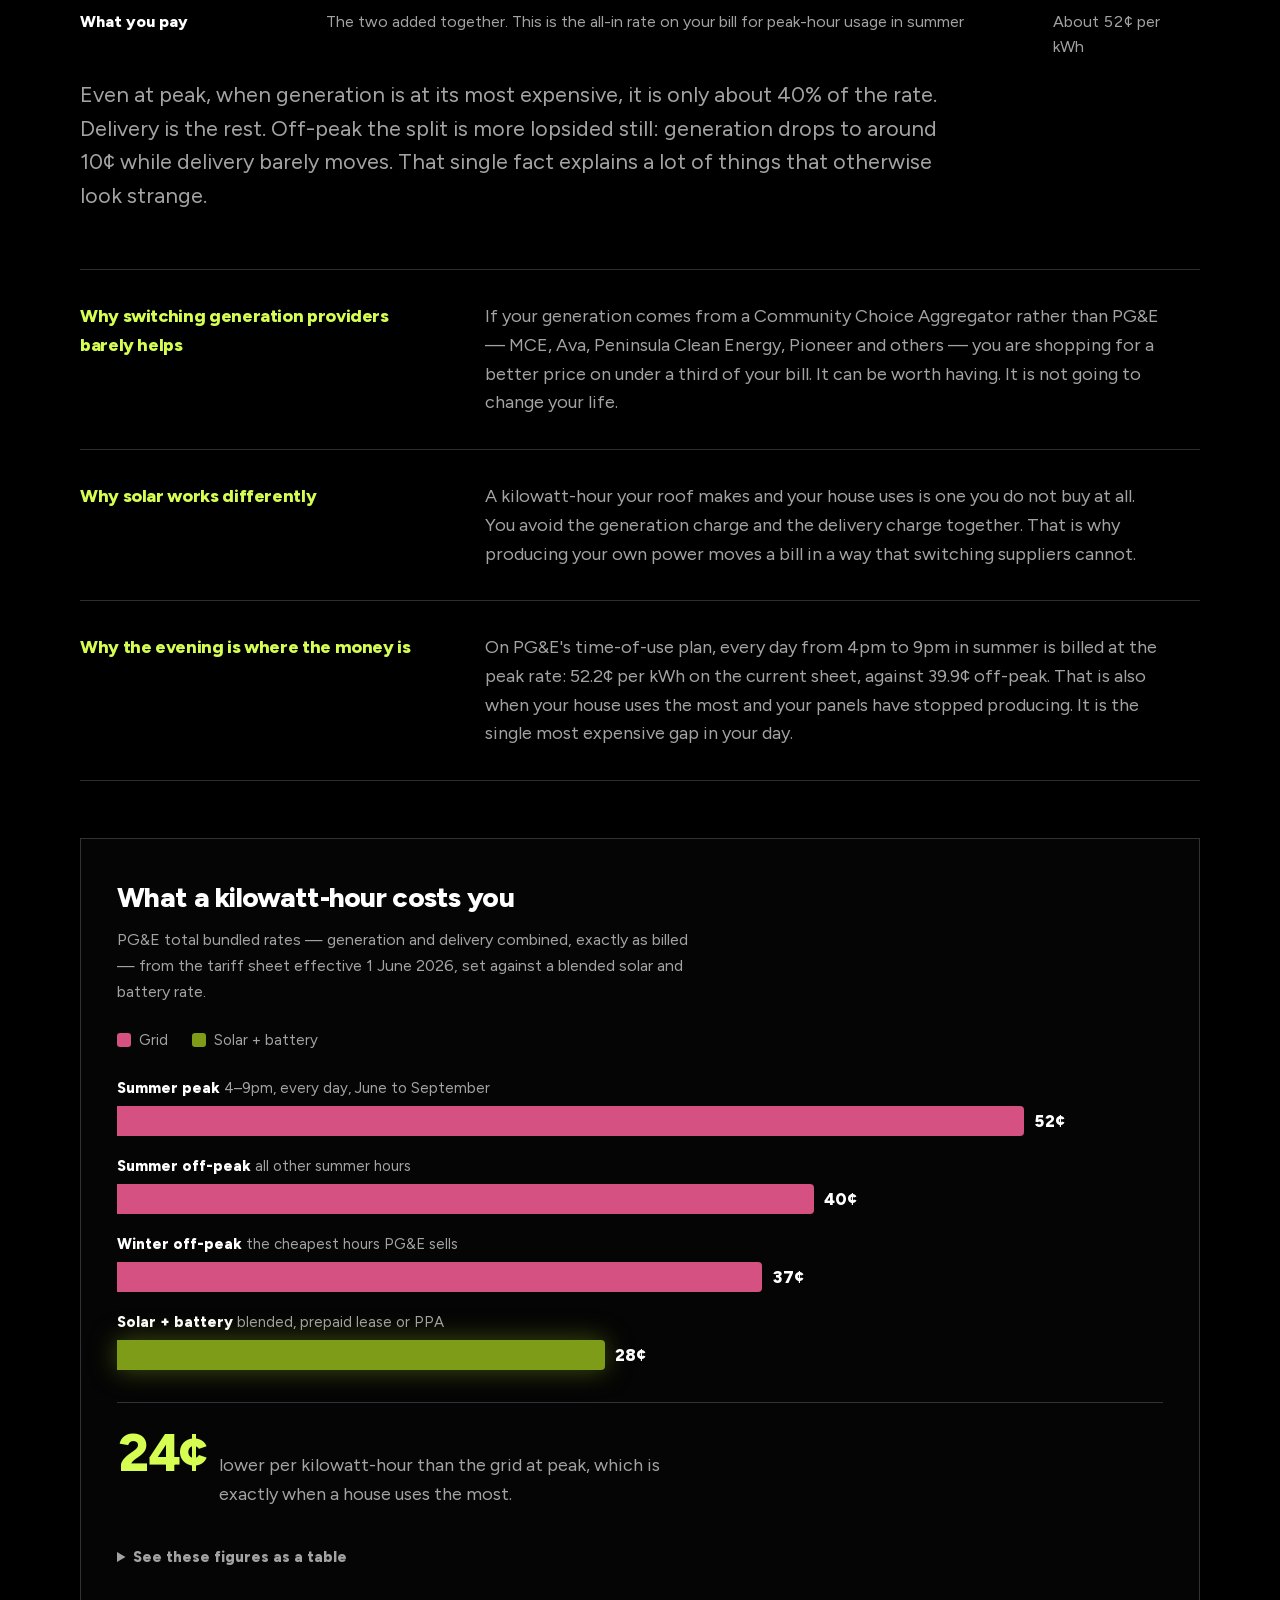
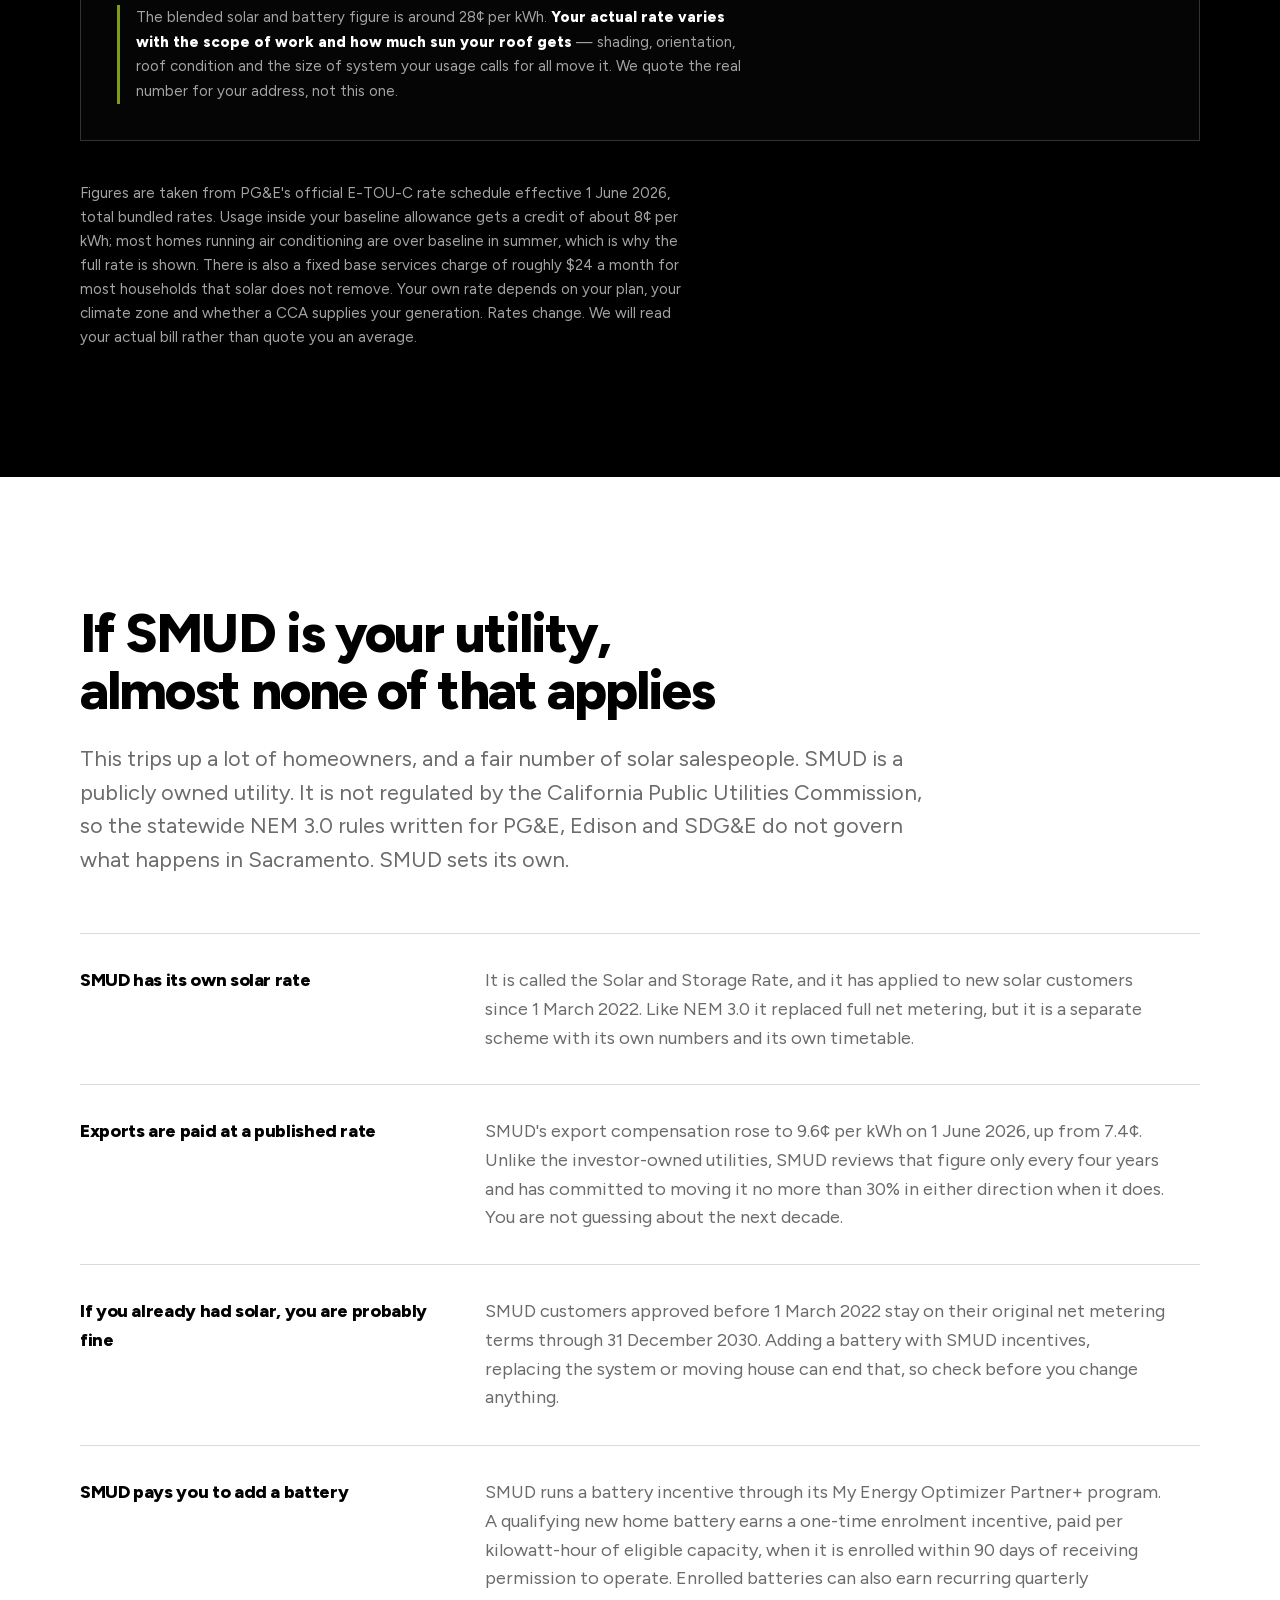
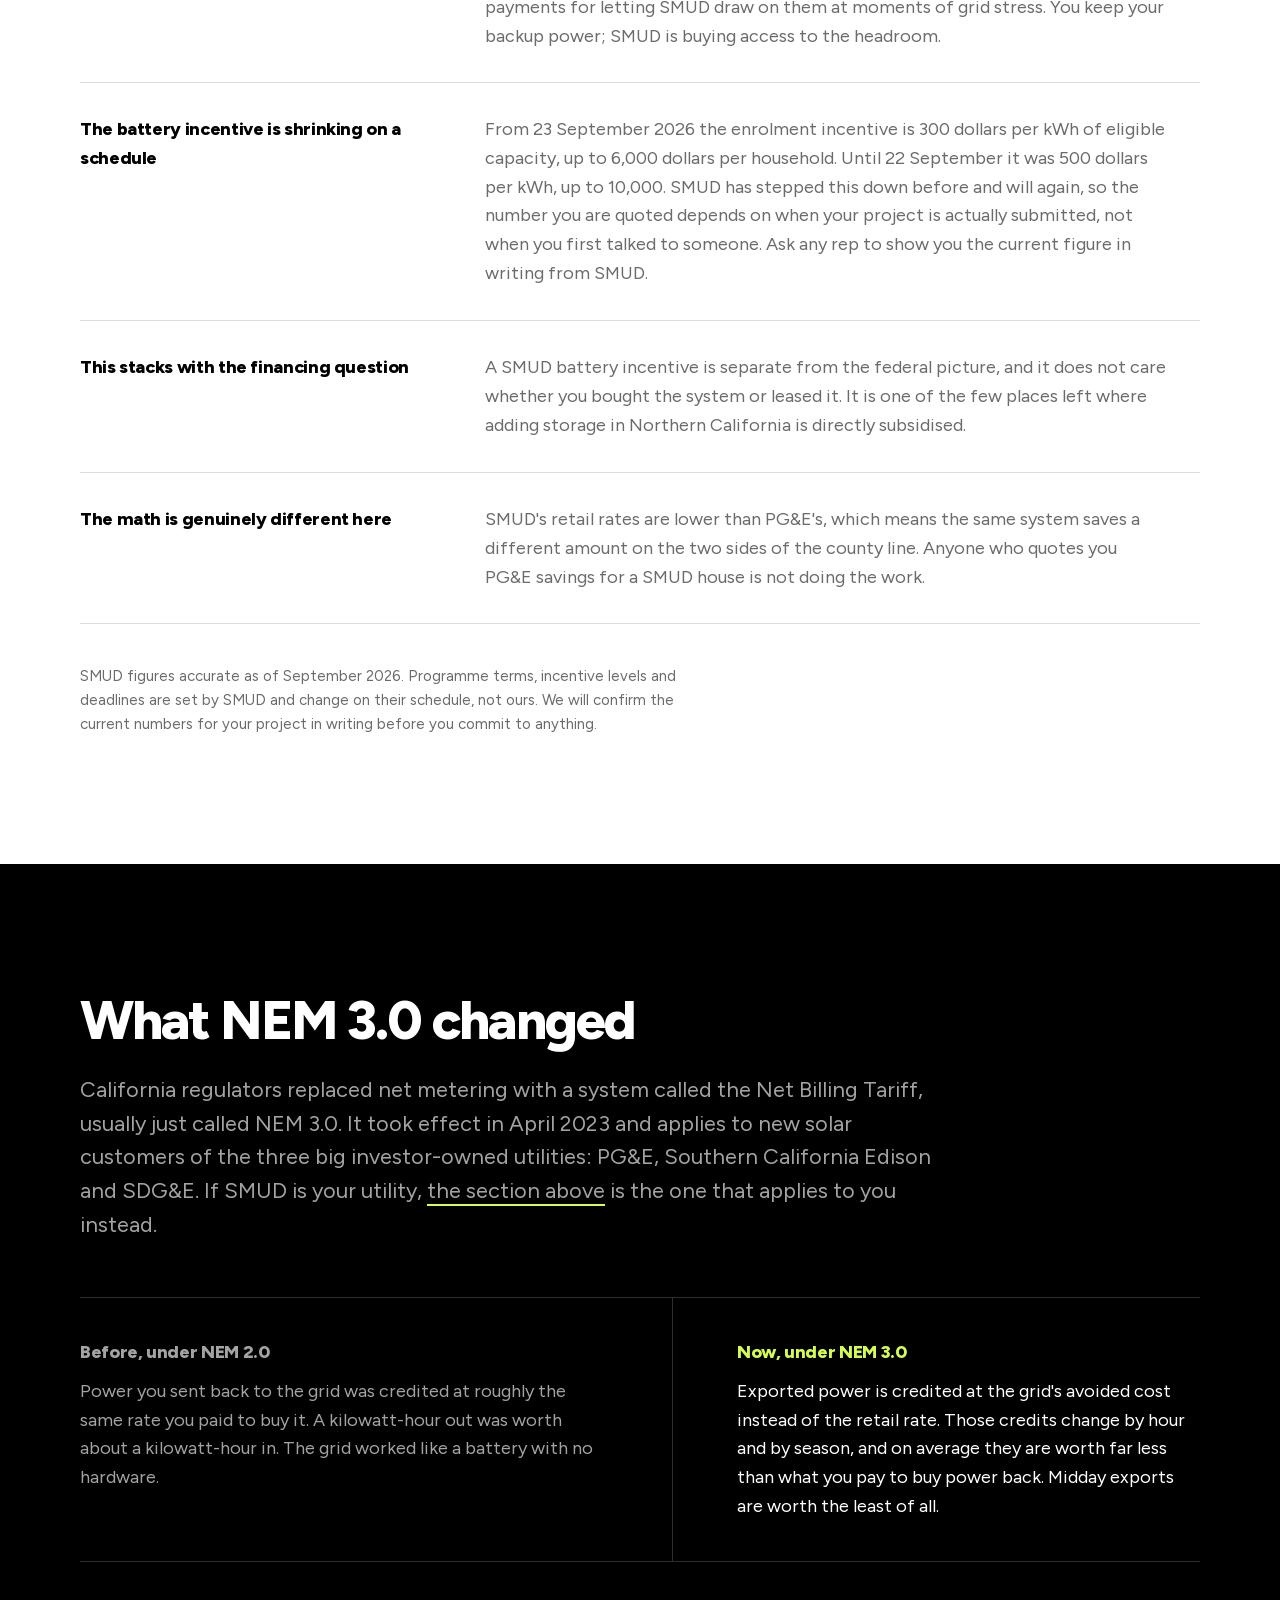
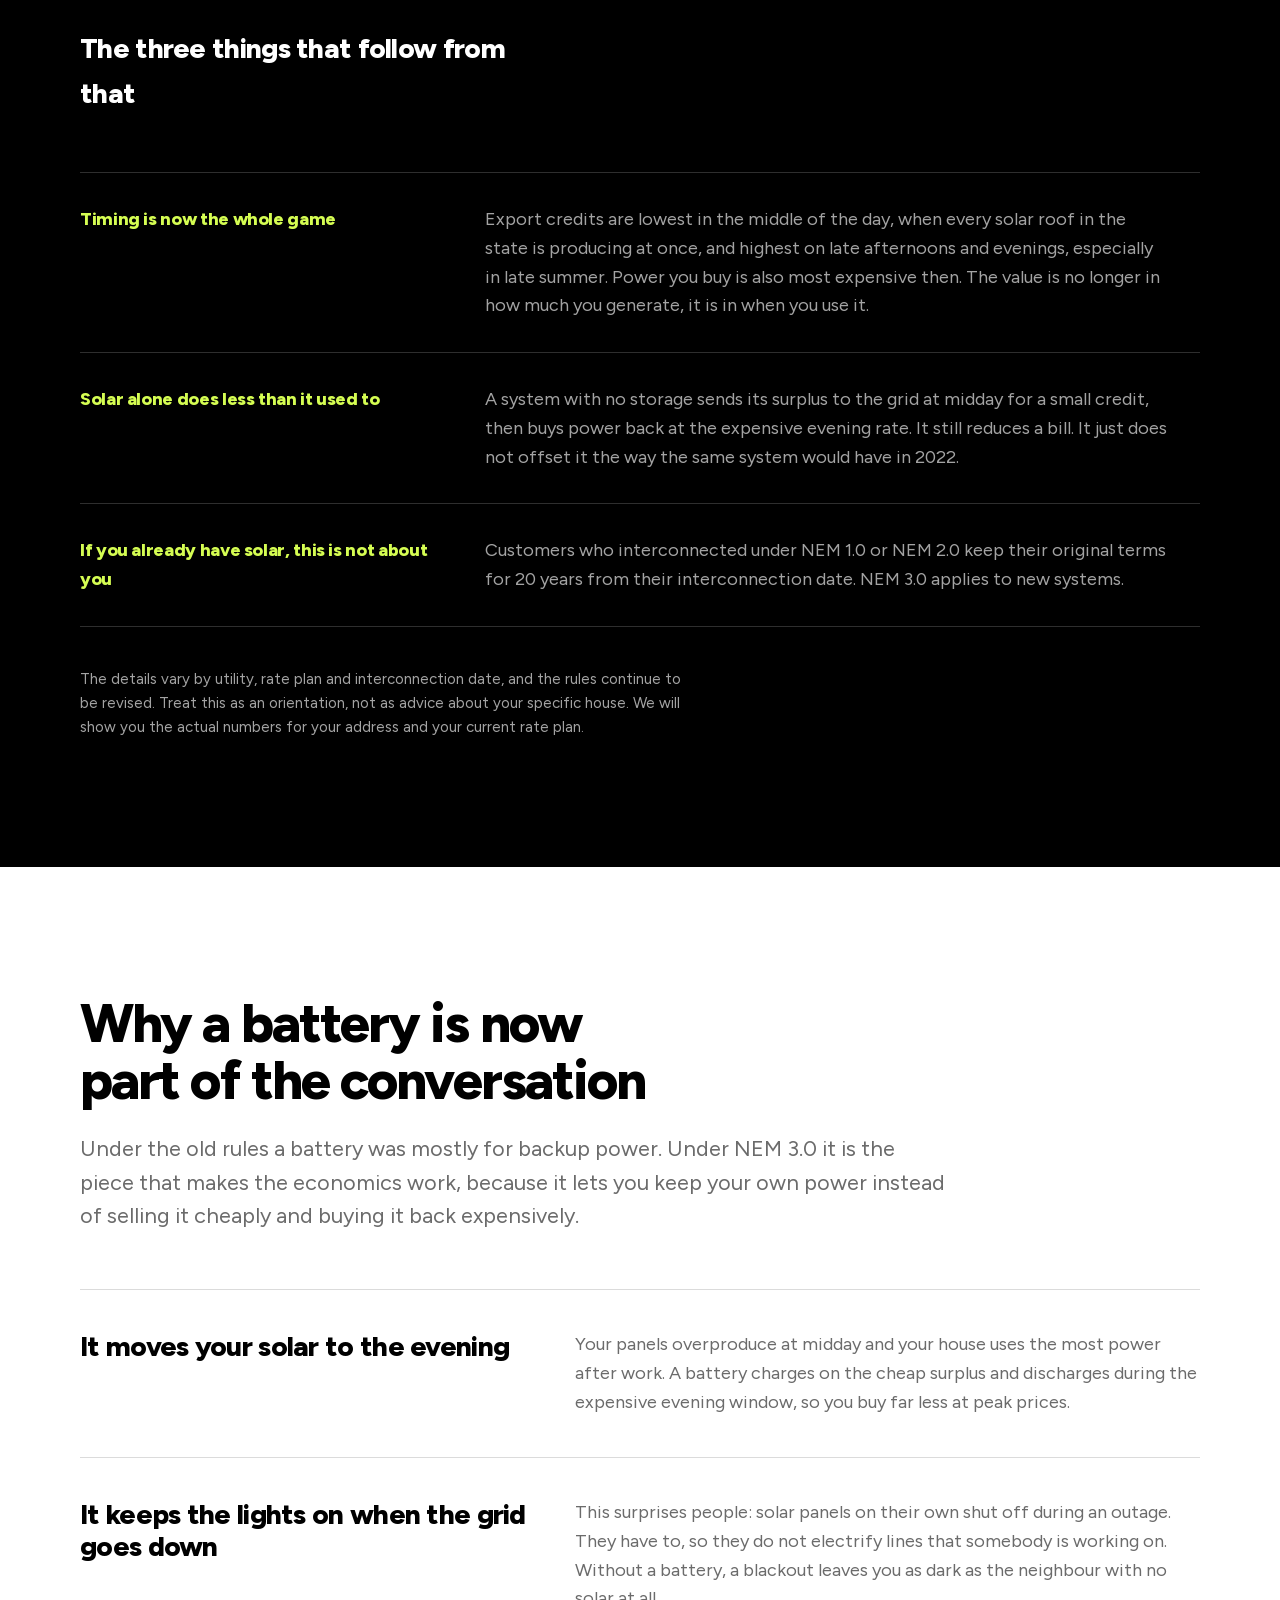
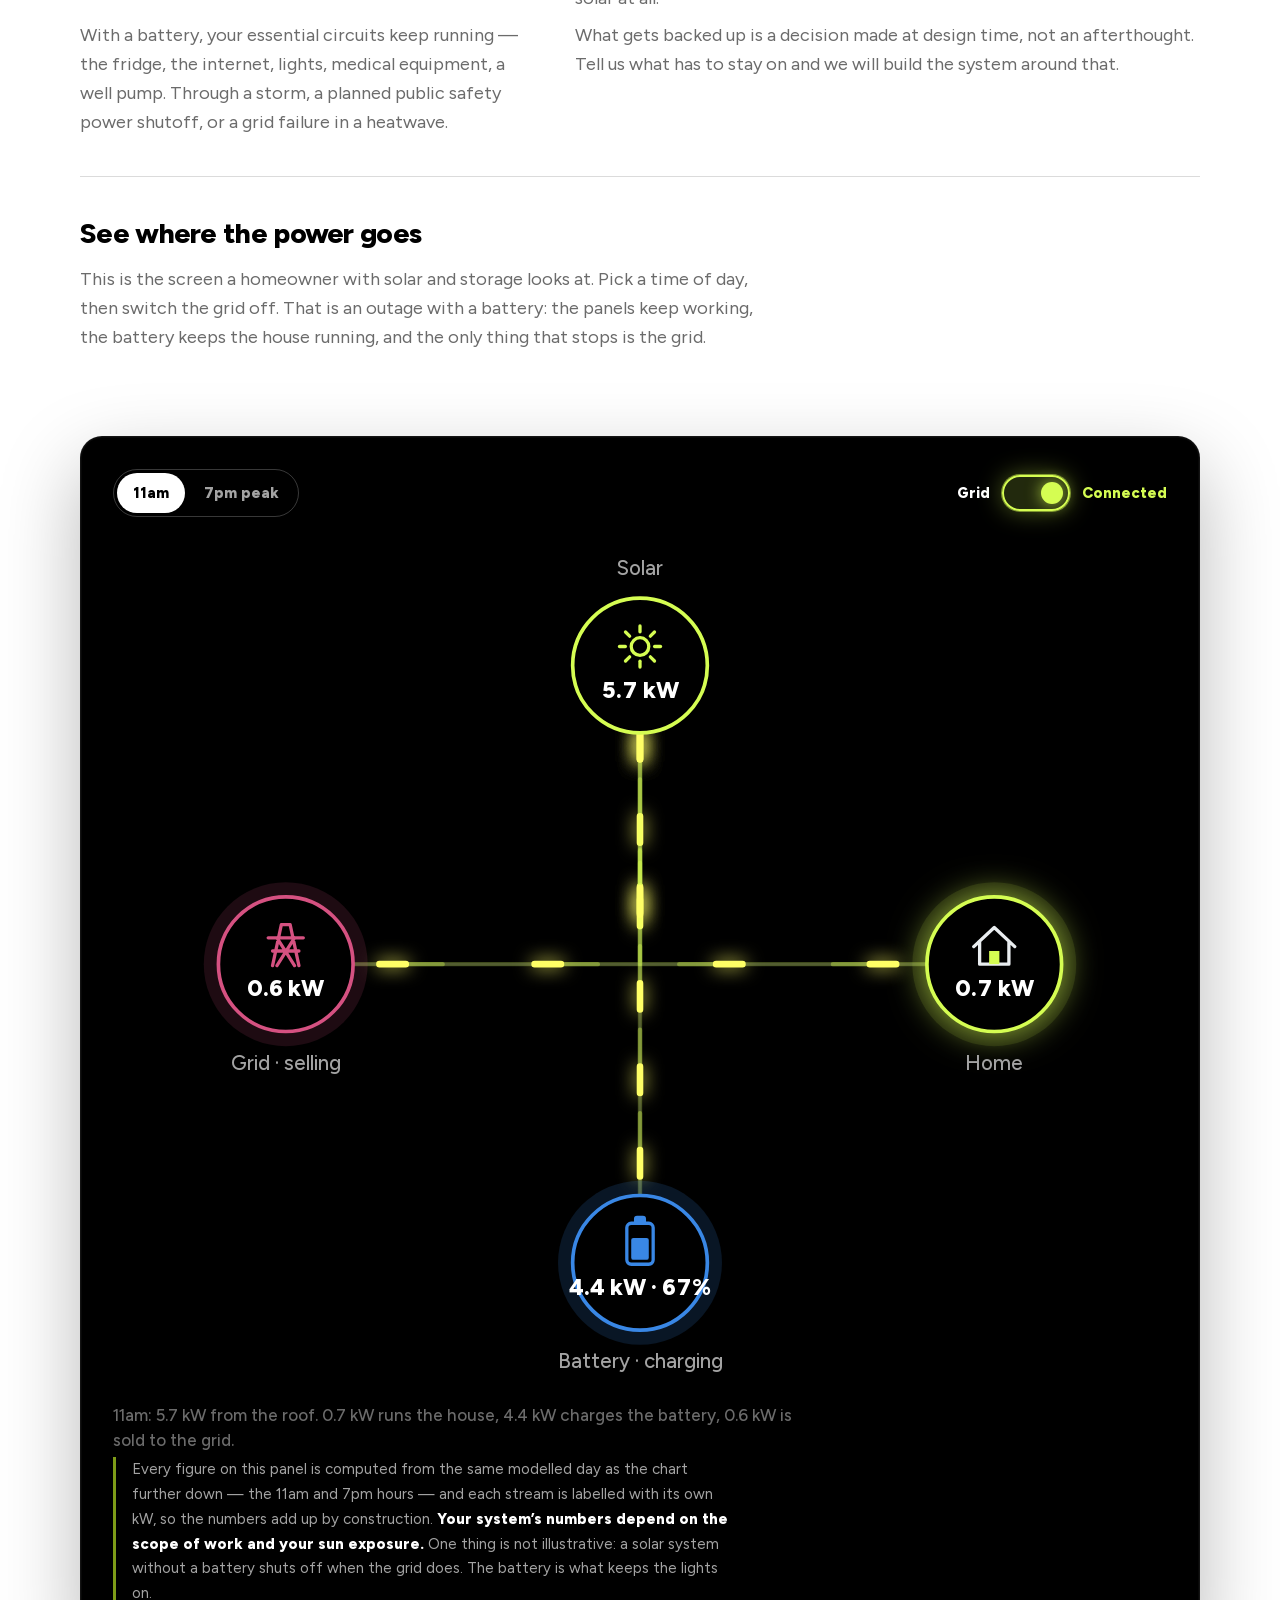
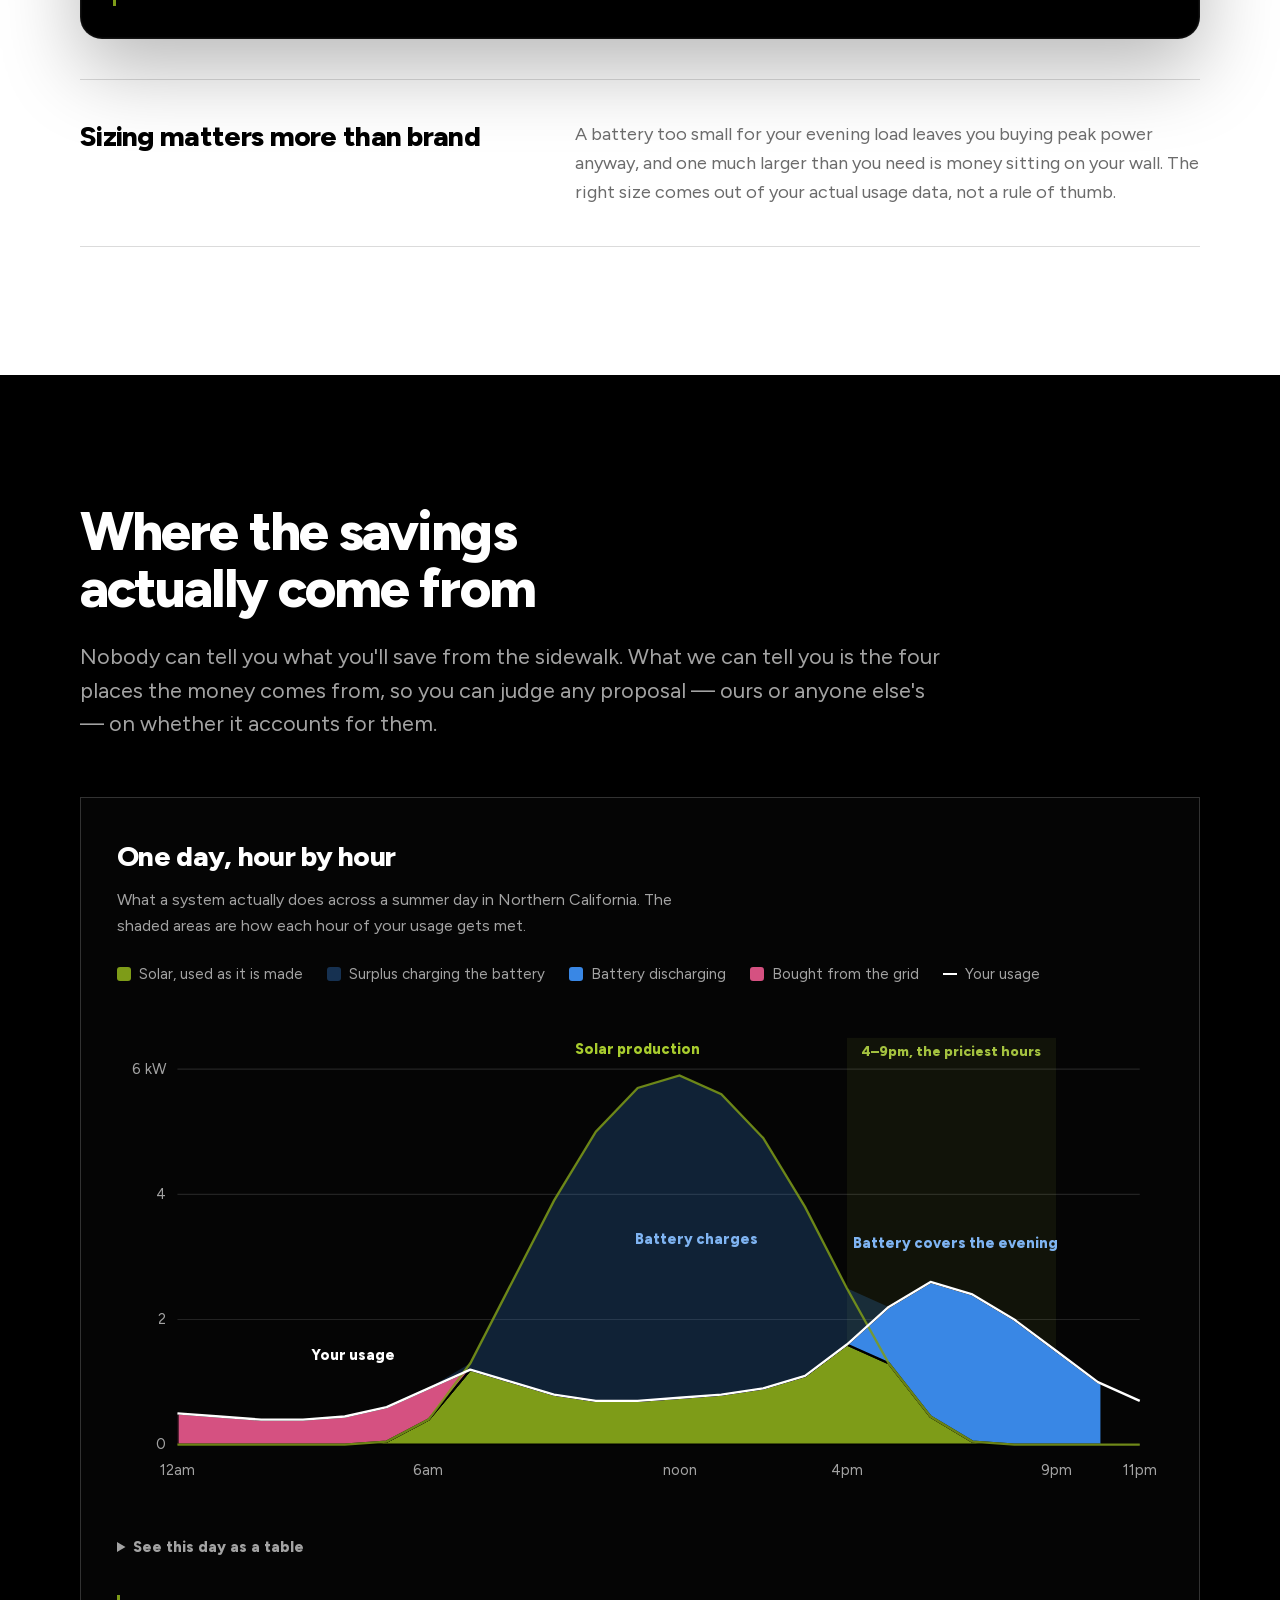
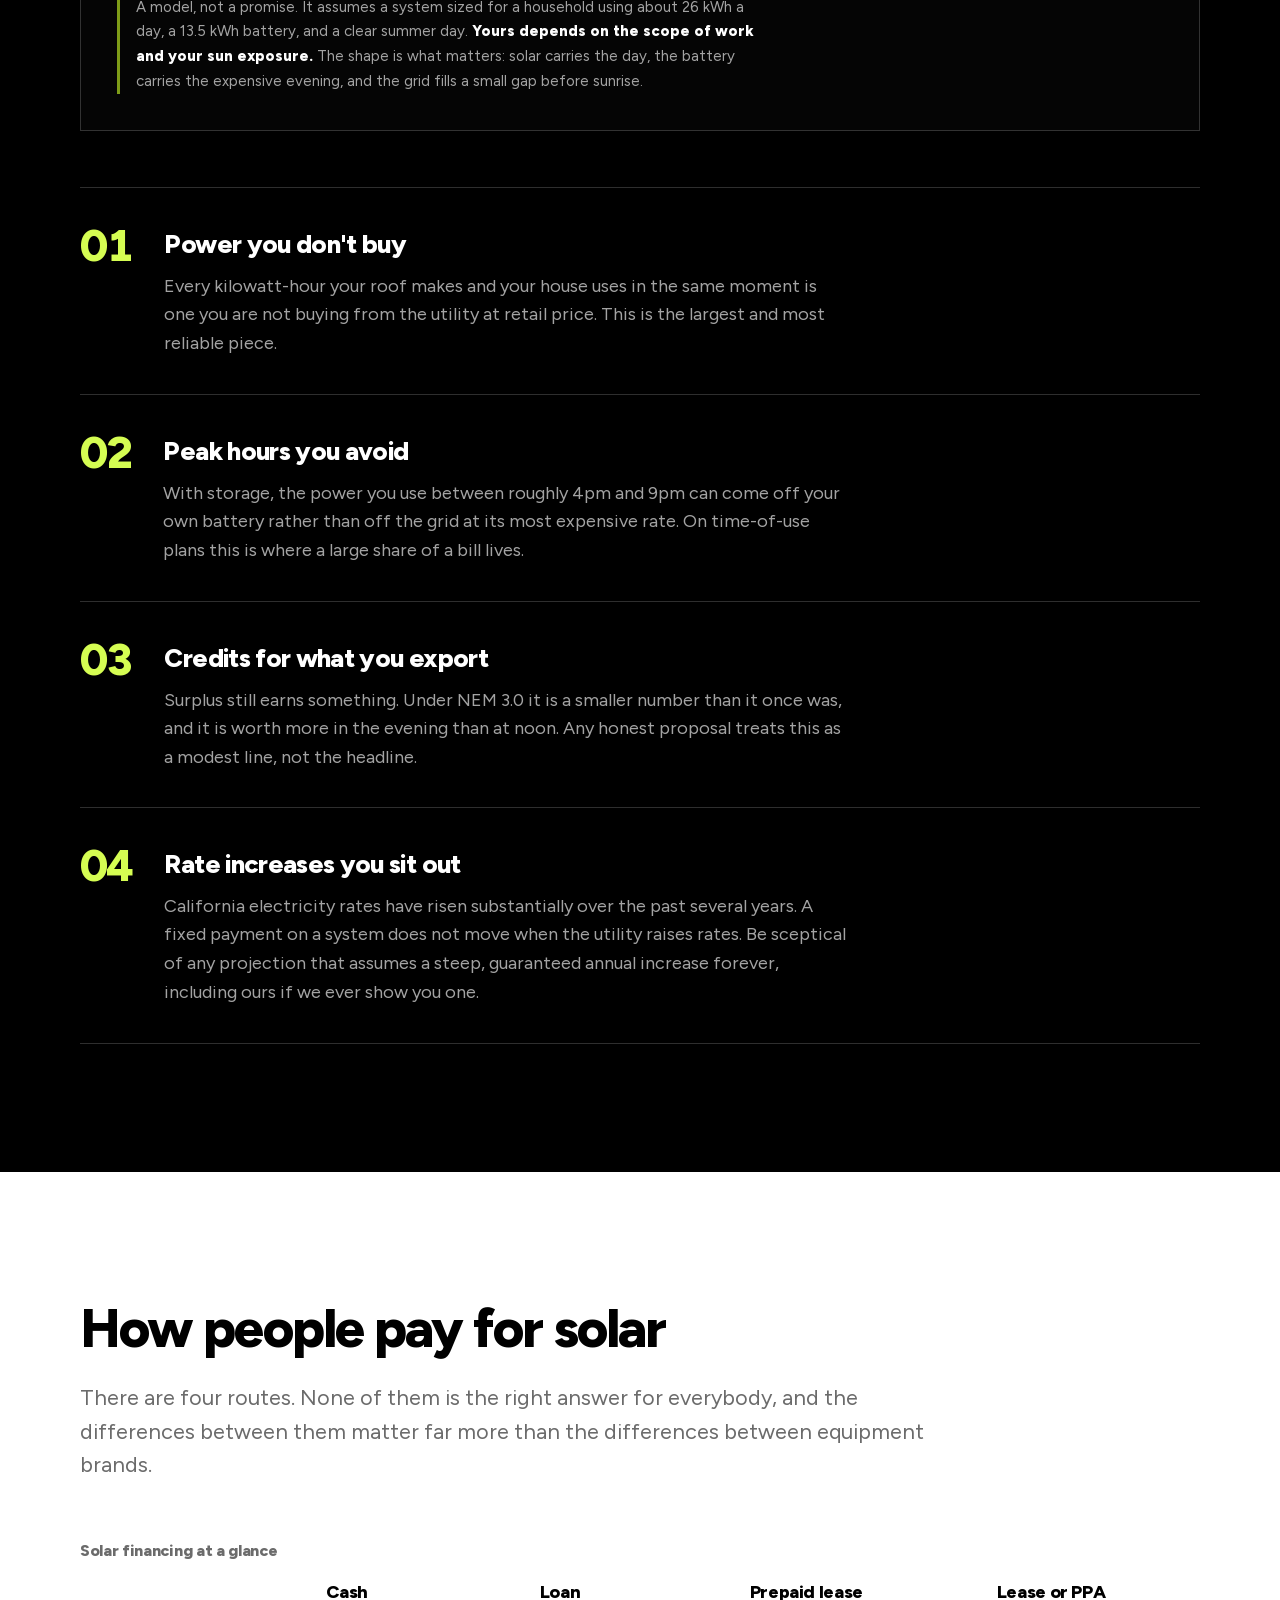
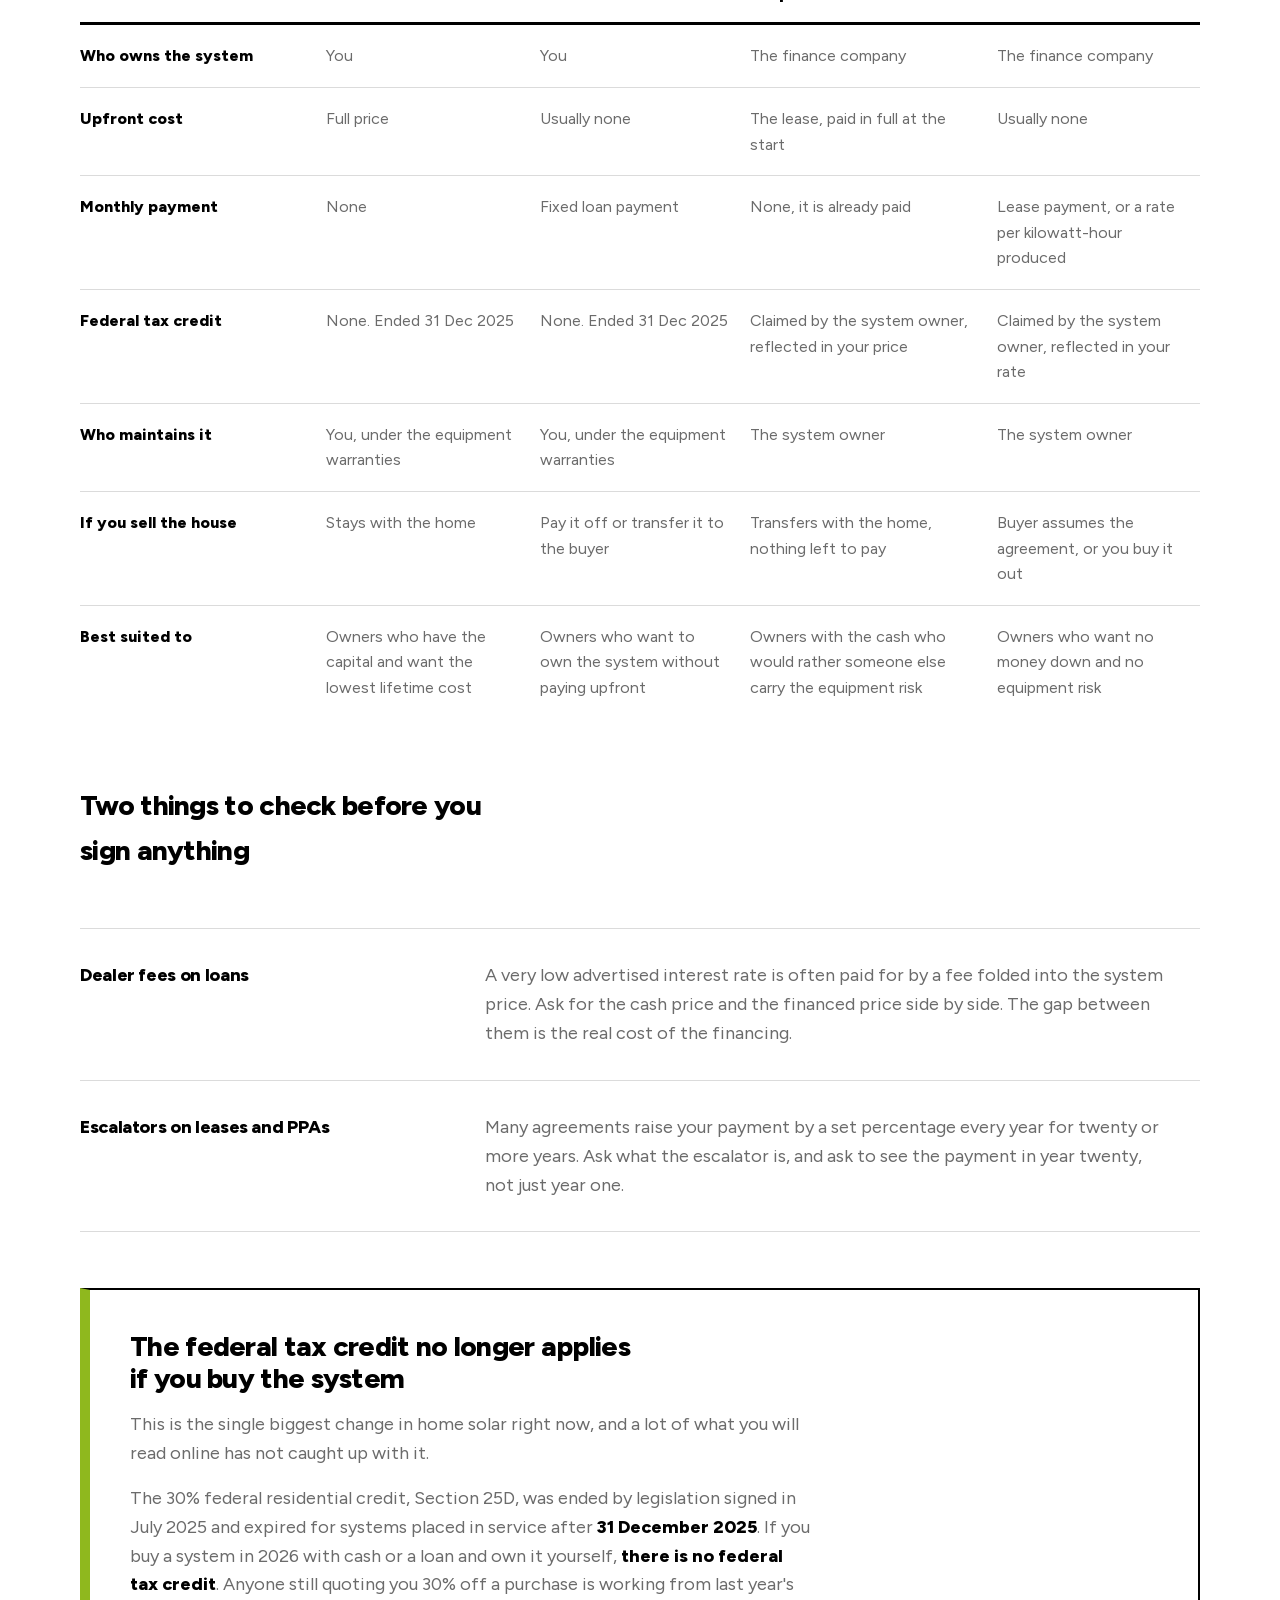
<file: homeowners.html>
<!doctype html>
<html lang="en">
<head>
<meta charset="utf-8">
<meta name="viewport" content="width=device-width, initial-scale=1">
<title>Solar for Northern California homeowners — PG&amp;E and SMUD rates, NEM 3.0, financing | Switch</title>
<meta name="description" content="A plain-English guide from Switch for Northern California homeowners: where your PG&amp;E or SMUD bill actually goes, what NEM 3.0 changed, why batteries matter, and how the four ways of paying for solar differ.">
<link rel="canonical" href="https://switchpowerco.com/homeowners.html">
<link rel="icon" href="assets/favicon.svg" type="image/svg+xml">
<meta property="og:type" content="article">
<meta property="og:url" content="https://switchpowerco.com/homeowners.html">
<meta property="og:title" content="Solar for Northern California homeowners — rates, NEM 3.0 and financing">
<meta property="og:description" content="What NEM 3.0 changed, why batteries now matter, and how solar financing actually works. From Switch.">
<meta property="og:image" content="https://switchpowerco.com/assets/og.png">
<meta name="twitter:card" content="summary_large_image">
<link rel="preload" href="assets/fonts/figtree-variable.woff2" as="font" type="font/woff2" crossorigin>
<link rel="stylesheet" href="styles.css">
<script>document.documentElement.classList.add("js");</script>
</head>
<body>
<a class="skip" href="#main">Skip to content</a>

<header class="nav">
  <div class="wrap nav__inner">
    <a class="nav__logo" href="/" aria-label="Switch, home">
      <img src="assets/logo-light.png" alt="Switch" width="1411" height="370">
    </a>
    <nav class="nav__links" aria-label="Main">
      <a class="nav__link" href="index.html">Join the team</a>
      <a class="btn btn--volt btn--sm" href="#talk">Talk to us</a>
    </nav>
  </div>
</header>

<main id="main">

  <!-- ============ HERO ============ -->
  <section class="slab slab--ink hero">
    <div class="wrap">
      <h1 class="display display--sm">Your bill went up<span class="dot">.</span><br>Here's what actually changed<span class="dot">.</span></h1>
      <p class="lede lede--ink hero__lede">California rewrote the rules for home solar in 2023, and most of what you will read online was written before that. This page explains where your money actually goes, what changed, why a battery is now part of the conversation, how the four ways of paying for a system differ, and what keeps your lights on when the grid fails. No pitch attached.</p>
      <div class="actions">
        <a class="btn btn--volt" href="#rates">What you are paying now</a>
        <a class="btn btn--ghost" href="#financing">How people pay for solar</a>
      </div>
    </div>
  </section>

  <!-- ============ WHO ============ -->
  <section class="slab slab--paper">
    <div class="wrap">
      <h2 class="h2">Who Switch is</h2>
      <p class="lede">Switch is a sales company. That is the whole of what we do, and we would rather say it plainly than let you work it out later. We knock doors across Northern California, we work out whether solar and storage makes sense at your house, and we show you the numbers. If someone from Switch knocked on your door, they work for us.</p>
      <p class="lede">Continuum is a separate company, and it is worth being clear about which one does what. We handle the conversation, the design and the numbers. Continuum handles everything physical: the engineering, the permits, the equipment and the installation itself. They are a California-based solar and storage EPC — engineering, procurement and construction — with more than twenty years of work behind them.</p>

      <div class="compare compare--paper">
        <div class="compare__col">
          <img class="compare__mark compare__mark--switch" src="assets/logo-dark.png" alt="Switch" width="1411" height="370">
          <h3 class="compare__h">Switch sells it</h3>
          <p>We knock the door, look at your bill and your roof, design the system and show you the real numbers, including the ones that argue against doing it.</p>
        </div>
        <div class="compare__col compare__col--now">
          <img class="compare__mark" src="assets/continuum-dark.png" alt="Powered by Continuum" width="1231" height="225">
          <h3 class="compare__h">Continuum builds it</h3>
          <p>Engineering, permitting, equipment, installation and inspection, then service for the life of the system. Code-compliant work, signed off properly.</p>
        </div>
      </div>

      <p class="lede">That separation is deliberate, and it is good for you. The people on your roof do this and nothing else. We could have picked whichever EPC quoted us the lowest number — plenty of sales companies do, and you can usually tell from the roof. We went the other way and chose the most trustworthy installer we could find, because a sales company that puts its name next to bad work does not get a second decade.</p>
      <p class="lede">Continuum is building to still be here in twenty years to service what they installed, which is the only promise in solar that means anything once the sales conversation is over and the panels are up.</p>
      <p class="lede">They treat homeowners like family, and we hold ourselves to the test that follows from that: would you be comfortable giving our name to your sister? If the answer is no, we have not done the job properly.</p>
      <p class="lede">Solar is not right for every house. Bad roof orientation, heavy shade, a low bill, or plans to move soon can all make it a poor deal. We would rather tell you that at the door than sell you something that doesn't pencil.</p>
    </div>
  </section>

  <!-- ============ RATES ============ -->
  <section class="slab slab--ink" id="rates">
    <div class="wrap">
      <h2 class="h2">What you are actually paying for</h2>
      <p class="lede lede--ink">Almost nobody reads their electricity bill closely, and the part that surprises people is not the price of electricity. It is how little of the bill the electricity actually is.</p>

      <h3 class="sub-h">A PG&amp;E bill, split in two</h3>
      <div class="table-scroll" tabindex="0" role="region" aria-label="Where a PG and E residential bill goes">
        <table class="table table--ink">
          <caption class="table__caption">Residential E-TOU-C, summer peak 4&ndash;9pm, above-baseline usage. PG&amp;E tariff effective 1 June 2026</caption>
          <thead>
            <tr>
              <th scope="col">Part of the bill</th>
              <th scope="col">What it is</th>
              <th scope="col">Roughly</th>
            </tr>
          </thead>
          <tbody>
            <tr>
              <th scope="row">Generation</th>
              <td>The electricity itself, the part someone actually produced</td>
              <td>About <span class="count" data-count-to="21">21</span>&cent; per kWh</td>
            </tr>
            <tr>
              <th scope="row">Delivery</th>
              <td>Distribution, transmission, wildfire costs, public programs and adjustments &mdash; everything that is not the electricity itself</td>
              <td>About <span class="count" data-count-to="31">31</span>&cent; per kWh</td>
            </tr>
            <tr>
              <th scope="row">What you pay</th>
              <td>The two added together. This is the all-in rate on your bill for peak-hour usage in summer</td>
              <td>About <span class="count" data-count-to="52">52</span>&cent; per kWh</td>
            </tr>
          </tbody>
        </table>
      </div>

      <p class="lede lede--ink">Even at peak, when generation is at its most expensive, it is only about 40% of the rate. Delivery is the rest. Off-peak the split is more lopsided still: generation drops to around 10&cent; while delivery barely moves. That single fact explains a lot of things that otherwise look strange.</p>

      <dl class="rhythm">
        <div class="rhythm__row">
          <dt>Why switching generation providers barely helps</dt>
          <dd>If your generation comes from a Community Choice Aggregator rather than PG&amp;E — MCE, Ava, Peninsula Clean Energy, Pioneer and others — you are shopping for a better price on under a third of your bill. It can be worth having. It is not going to change your life.</dd>
        </div>
        <div class="rhythm__row">
          <dt>Why solar works differently</dt>
          <dd>A kilowatt-hour your roof makes and your house uses is one you do not buy at all. You avoid the generation charge and the delivery charge together. That is why producing your own power moves a bill in a way that switching suppliers cannot.</dd>
        </div>
        <div class="rhythm__row">
          <dt>Why the evening is where the money is</dt>
          <dd>On PG&amp;E's time-of-use plan, every day from 4pm to 9pm in summer is billed at the peak rate: 52.2&cent; per kWh on the current sheet, against 39.9&cent; off-peak. That is also when your house uses the most and your panels have stopped producing. It is the single most expensive gap in your day.</dd>
        </div>
      </dl>

      <figure class="viz viz--rates" id="viz-rates">
        <figcaption class="viz__title">What a kilowatt-hour costs you</figcaption>
        <p class="viz__sub">PG&amp;E total bundled rates &mdash; generation and delivery combined, exactly as billed &mdash; from the tariff sheet effective 1 June 2026, set against a blended solar and battery rate.</p>

        <div class="viz__legend">
          <span class="key"><i class="key__sw" data-series="grid"></i>Grid</span>
          <span class="key"><i class="key__sw" data-series="solar"></i>Solar + battery</span>
        </div>

        <div class="bars" role="img" aria-label="Bar chart comparing grid electricity rates with a blended solar and battery rate. Grid summer peak about 52 cents, grid summer off-peak about 40 cents, grid winter off-peak about 37 cents, solar and battery about 28 cents per kilowatt-hour.">
          <div class="bar" data-series="grid"  data-value="52" data-max="60">
            <span class="bar__label">Summer peak <span class="bar__note">4&ndash;9pm, every day, June to September</span></span>
            <span class="bar__track"><span class="bar__fill"></span><span class="bar__val">52&cent;</span></span>
          </div>
          <div class="bar" data-series="grid"  data-value="40" data-max="60">
            <span class="bar__label">Summer off-peak <span class="bar__note">all other summer hours</span></span>
            <span class="bar__track"><span class="bar__fill"></span><span class="bar__val">40&cent;</span></span>
          </div>
          <div class="bar" data-series="grid"  data-value="37" data-max="60">
            <span class="bar__label">Winter off-peak <span class="bar__note">the cheapest hours PG&amp;E sells</span></span>
            <span class="bar__track"><span class="bar__fill"></span><span class="bar__val">37&cent;</span></span>
          </div>
          <div class="bar" data-series="solar" data-value="28" data-max="60">
            <span class="bar__label">Solar + battery <span class="bar__note">blended, prepaid lease or PPA</span></span>
            <span class="bar__track"><span class="bar__fill"></span><span class="bar__val">28&cent;</span></span>
          </div>
        </div>

        <p class="viz__delta"><span class="viz__delta-n"><span class="count" data-count-to="24">24</span>&cent;</span>
          <span class="viz__delta-t">lower per kilowatt-hour than the grid at peak, which is exactly when a house uses the most.</span></p>

        <details class="viz__data">
          <summary>See these figures as a table</summary>
          <div class="table-scroll" tabindex="0" role="region" aria-label="Rate comparison as a table">
          <table class="table table--ink">
            <thead><tr><th scope="col">Rate</th><th scope="col">Cents per kWh</th><th scope="col">Where it comes from</th></tr></thead>
            <tbody>
              <tr><th scope="row">Grid, summer peak (4&ndash;9pm)</th><td>52.2</td><td>generation 20.8 + delivery 31.5</td></tr>
              <tr><th scope="row">Grid, summer off-peak</th><td>39.9</td><td>generation 10.5 + delivery 29.5</td></tr>
              <tr><th scope="row">Grid, winter peak (4&ndash;9pm)</th><td>39.8</td><td>generation 13.7 + delivery 26.1</td></tr>
              <tr><th scope="row">Grid, winter off-peak</th><td>36.8</td><td>generation 11.0 + delivery 25.7</td></tr>
              <tr><th scope="row">Solar + battery, blended</th><td>about 28</td><td>varies by scope of work and sun exposure</td></tr>
            </tbody>
          </table>
          </div>
        </details>

        <p class="viz__note">The blended solar and battery figure is around 28&cent; per kWh. <strong>Your actual rate varies with the scope of work and how much sun your roof gets</strong> — shading, orientation, roof condition and the size of system your usage calls for all move it. We quote the real number for your address, not this one.</p>
      </figure>

      <p class="fineprint fineprint--ink">Figures are taken from PG&amp;E's official E-TOU-C rate schedule effective 1 June 2026, total bundled rates. Usage inside your baseline allowance gets a credit of about 8&cent; per kWh; most homes running air conditioning are over baseline in summer, which is why the full rate is shown. There is also a fixed base services charge of roughly $24 a month for most households that solar does not remove. Your own rate depends on your plan, your climate zone and whether a CCA supplies your generation. Rates change. We will read your actual bill rather than quote you an average.</p>
    </div>
  </section>

  <!-- ============ SMUD ============ -->
  <section class="slab slab--paper" id="smud">
    <div class="wrap">
      <h2 class="h2">If SMUD is your utility, almost none of that applies</h2>
      <p class="lede">This trips up a lot of homeowners, and a fair number of solar salespeople. SMUD is a publicly owned utility. It is not regulated by the California Public Utilities Commission, so the statewide NEM 3.0 rules written for PG&amp;E, Edison and SDG&amp;E do not govern what happens in Sacramento. SMUD sets its own.</p>

      <dl class="rhythm rhythm--paper">
        <div class="rhythm__row">
          <dt>SMUD has its own solar rate</dt>
          <dd>It is called the Solar and Storage Rate, and it has applied to new solar customers since 1 March 2022. Like NEM 3.0 it replaced full net metering, but it is a separate scheme with its own numbers and its own timetable.</dd>
        </div>
        <div class="rhythm__row">
          <dt>Exports are paid at a published rate</dt>
          <dd>SMUD's export compensation rose to 9.6&cent; per kWh on 1 June 2026, up from 7.4&cent;. Unlike the investor-owned utilities, SMUD reviews that figure only every four years and has committed to moving it no more than 30% in either direction when it does. You are not guessing about the next decade.</dd>
        </div>
        <div class="rhythm__row">
          <dt>If you already had solar, you are probably fine</dt>
          <dd>SMUD customers approved before 1 March 2022 stay on their original net metering terms through 31 December 2030. Adding a battery with SMUD incentives, replacing the system or moving house can end that, so check before you change anything.</dd>
        </div>
        <div class="rhythm__row">
          <dt>SMUD pays you to add a battery</dt>
          <dd>SMUD runs a battery incentive through its My Energy Optimizer Partner+ program. A qualifying new home battery earns a one-time enrolment incentive, paid per kilowatt-hour of eligible capacity, when it is enrolled within 90 days of receiving permission to operate. Enrolled batteries can also earn recurring quarterly payments for letting SMUD draw on them at moments of grid stress. You keep your backup power; SMUD is buying access to the headroom.</dd>
        </div>
        <div class="rhythm__row">
          <dt>The battery incentive is shrinking on a schedule</dt>
          <dd>From 23 September 2026 the enrolment incentive is 300 dollars per kWh of eligible capacity, up to 6,000 dollars per household. Until 22 September it was 500 dollars per kWh, up to 10,000. SMUD has stepped this down before and will again, so the number you are quoted depends on when your project is actually submitted, not when you first talked to someone. Ask any rep to show you the current figure in writing from SMUD.</dd>
        </div>
        <div class="rhythm__row">
          <dt>This stacks with the financing question</dt>
          <dd>A SMUD battery incentive is separate from the federal picture, and it does not care whether you bought the system or leased it. It is one of the few places left where adding storage in Northern California is directly subsidised.</dd>
        </div>
        <div class="rhythm__row">
          <dt>The math is genuinely different here</dt>
          <dd>SMUD's retail rates are lower than PG&amp;E's, which means the same system saves a different amount on the two sides of the county line. Anyone who quotes you PG&amp;E savings for a SMUD house is not doing the work.</dd>
        </div>
      </dl>
      <p class="fineprint">SMUD figures accurate as of September 2026. Programme terms, incentive levels and deadlines are set by SMUD and change on their schedule, not ours. We will confirm the current numbers for your project in writing before you commit to anything.</p>
    </div>
  </section>

  <!-- ============ NEM 3 ============ -->
  <section class="slab slab--ink" id="nem3">
    <div class="wrap">
      <h2 class="h2">What NEM 3.0 changed</h2>
      <p class="lede lede--ink">California regulators replaced net metering with a system called the Net Billing Tariff, usually just called NEM 3.0. It took effect in April 2023 and applies to new solar customers of the three big investor-owned utilities: PG&amp;E, Southern California Edison and SDG&amp;E. If SMUD is your utility, <a class="inline-link inline-link--ink" href="#smud">the section above</a> is the one that applies to you instead.</p>

      <div class="compare">
        <div class="compare__col">
          <h3 class="compare__h">Before, under NEM 2.0</h3>
          <p>Power you sent back to the grid was credited at roughly the same rate you paid to buy it. A kilowatt-hour out was worth about a kilowatt-hour in. The grid worked like a battery with no hardware.</p>
        </div>
        <div class="compare__col compare__col--now">
          <h3 class="compare__h">Now, under NEM 3.0</h3>
          <p>Exported power is credited at the grid's avoided cost instead of the retail rate. Those credits change by hour and by season, and on average they are worth far less than what you pay to buy power back. Midday exports are worth the least of all.</p>
        </div>
      </div>

      <h3 class="sub-h">The three things that follow from that</h3>
      <dl class="rhythm">
        <div class="rhythm__row">
          <dt>Timing is now the whole game</dt>
          <dd>Export credits are lowest in the middle of the day, when every solar roof in the state is producing at once, and highest on late afternoons and evenings, especially in late summer. Power you buy is also most expensive then. The value is no longer in how much you generate, it is in when you use it.</dd>
        </div>
        <div class="rhythm__row">
          <dt>Solar alone does less than it used to</dt>
          <dd>A system with no storage sends its surplus to the grid at midday for a small credit, then buys power back at the expensive evening rate. It still reduces a bill. It just does not offset it the way the same system would have in 2022.</dd>
        </div>
        <div class="rhythm__row">
          <dt>If you already have solar, this is not about you</dt>
          <dd>Customers who interconnected under NEM 1.0 or NEM 2.0 keep their original terms for 20 years from their interconnection date. NEM 3.0 applies to new systems.</dd>
        </div>
      </dl>

      <p class="fineprint fineprint--ink">The details vary by utility, rate plan and interconnection date, and the rules continue to be revised. Treat this as an orientation, not as advice about your specific house. We will show you the actual numbers for your address and your current rate plan.</p>
    </div>
  </section>

  <!-- ============ BATTERY ============ -->
  <section class="slab slab--paper">
    <div class="wrap">
      <h2 class="h2">Why a battery is now part of the conversation</h2>
      <p class="lede">Under the old rules a battery was mostly for backup power. Under NEM 3.0 it is the piece that makes the economics work, because it lets you keep your own power instead of selling it cheaply and buying it back expensively.</p>

      <ul class="tenets">
        <li class="tenet">
          <h3 class="tenet__h">It moves your solar to the evening</h3>
          <p>Your panels overproduce at midday and your house uses the most power after work. A battery charges on the cheap surplus and discharges during the expensive evening window, so you buy far less at peak prices.</p>
        </li>
        <li class="tenet">
          <h3 class="tenet__h">It keeps the lights on when the grid goes down</h3>
          <p>This surprises people: solar panels on their own shut off during an outage. They have to, so they do not electrify lines that somebody is working on. Without a battery, a blackout leaves you as dark as the neighbour with no solar at all.</p>
          <p>With a battery, your essential circuits keep running — the fridge, the internet, lights, medical equipment, a well pump. Through a storm, a planned public safety power shutoff, or a grid failure in a heatwave.</p>
          <p>What gets backed up is a decision made at design time, not an afterthought. Tell us what has to stay on and we will build the system around that.</p>
        </li>
        <li class="tenet tenet--wide">
          <h3 class="tenet__h">See where the power goes</h3>
          <p>This is the screen a homeowner with solar and storage looks at. Pick a time of day, then switch the grid off. That is an outage with a battery: the panels keep working, the battery keeps the house running, and the only thing that stops is the grid.</p>

          <figure class="viz viz--screen" id="flow">
            <div class="flow__controls">
              <div class="seg" role="group" aria-label="Time of day">
                <button type="button" class="seg__btn is-on" data-time="day" aria-pressed="true">11am</button>
                <button type="button" class="seg__btn" data-time="evening" aria-pressed="false">7pm peak</button>
              </div>
              <div class="gsw is-on" id="grid-ctl">
                <span class="gsw__lab">Grid</span>
                <button type="button" class="switch switch--sm" id="grid-switch" role="switch" aria-checked="true" aria-label="Grid connection: switch the grid on or off">
                  <span class="switch__track"><span class="switch__knob"></span></span>
                </button>
                <span class="gsw__state" id="grid-state">Connected</span>
              </div>
            </div>

            <svg class="flow__svg" id="flow-svg" viewBox="0 0 720 600" preserveAspectRatio="xMidYMid meet" role="img"
                 aria-labelledby="flow-status"></svg>

            <p class="flow__status" id="flow-status" aria-live="polite"></p>

            <p class="viz__note">Every figure on this panel is computed from the same modelled day as the chart further down — the 11am and 7pm hours — and each stream is labelled with its own kW, so the numbers add up by construction. <strong>Your system’s numbers depend on the scope of work and your sun exposure.</strong> One thing is not illustrative: a solar system without a battery shuts off when the grid does. The battery is what keeps the lights on.</p>
          </figure>
        </li>
        <li class="tenet">
          <h3 class="tenet__h">Sizing matters more than brand</h3>
          <p>A battery too small for your evening load leaves you buying peak power anyway, and one much larger than you need is money sitting on your wall. The right size comes out of your actual usage data, not a rule of thumb.</p>
        </li>
      </ul>
    </div>
  </section>

  <!-- ============ SAVINGS ============ -->
  <section class="slab slab--ink">
    <div class="wrap">
      <h2 class="h2">Where the savings actually come from</h2>
      <p class="lede lede--ink">Nobody can tell you what you'll save from the sidewalk. What we can tell you is the four places the money comes from, so you can judge any proposal — ours or anyone else's — on whether it accounts for them.</p>

      <figure class="viz viz--day" id="viz-day">
        <figcaption class="viz__title">One day, hour by hour</figcaption>
        <p class="viz__sub">What a system actually does across a summer day in Northern California. The shaded areas are how each hour of your usage gets met.</p>

        <div class="viz__legend">
          <span class="key"><i class="key__sw" data-series="solar"></i>Solar, used as it is made</span>
          <span class="key"><i class="key__sw key__sw--charge"></i>Surplus charging the battery</span>
          <span class="key"><i class="key__sw" data-series="battery"></i>Battery discharging</span>
          <span class="key"><i class="key__sw" data-series="grid"></i>Bought from the grid</span>
          <span class="key"><i class="key__sw key__sw--line"></i>Your usage</span>
        </div>

        <div class="chart-wrap">
          <svg class="chart" id="day-chart" viewBox="0 0 900 420" preserveAspectRatio="xMidYMid meet" role="img"
               aria-label="Area chart of one summer day. Solar covers daytime usage and charges the battery around midday. The battery discharges through the 4 to 9pm peak, so almost nothing is bought from the grid. A small grid import remains in the early morning.">
          </svg>
          <div class="chart__tip" id="day-tip" hidden></div>
        </div>

        <details class="viz__data">
          <summary>See this day as a table</summary>
          <div class="table-scroll" tabindex="0" role="region" aria-label="Hourly table of the modelled day">
            <table class="table table--ink" id="day-table"></table>
          </div>
        </details>

        <p class="viz__note">A model, not a promise. It assumes a system sized for a household using about 26 kWh a day, a 13.5 kWh battery, and a clear summer day. <strong>Yours depends on the scope of work and your sun exposure.</strong> The shape is what matters: solar carries the day, the battery carries the expensive evening, and the grid fills a small gap before sunrise.</p>
      </figure>

      <ol class="steps">
        <li class="step">
          <span class="step__n" aria-hidden="true">01</span>
          <div class="step__body">
            <h3 class="step__h">Power you don't buy</h3>
            <p>Every kilowatt-hour your roof makes and your house uses in the same moment is one you are not buying from the utility at retail price. This is the largest and most reliable piece.</p>
          </div>
        </li>
        <li class="step">
          <span class="step__n" aria-hidden="true">02</span>
          <div class="step__body">
            <h3 class="step__h">Peak hours you avoid</h3>
            <p>With storage, the power you use between roughly 4pm and 9pm can come off your own battery rather than off the grid at its most expensive rate. On time-of-use plans this is where a large share of a bill lives.</p>
          </div>
        </li>
        <li class="step">
          <span class="step__n" aria-hidden="true">03</span>
          <div class="step__body">
            <h3 class="step__h">Credits for what you export</h3>
            <p>Surplus still earns something. Under NEM 3.0 it is a smaller number than it once was, and it is worth more in the evening than at noon. Any honest proposal treats this as a modest line, not the headline.</p>
          </div>
        </li>
        <li class="step">
          <span class="step__n" aria-hidden="true">04</span>
          <div class="step__body">
            <h3 class="step__h">Rate increases you sit out</h3>
            <p>California electricity rates have risen substantially over the past several years. A fixed payment on a system does not move when the utility raises rates. Be sceptical of any projection that assumes a steep, guaranteed annual increase forever, including ours if we ever show you one.</p>
          </div>
        </li>
      </ol>
    </div>
  </section>

  <!-- ============ FINANCING ============ -->
  <section class="slab slab--paper" id="financing">
    <div class="wrap">
      <h2 class="h2">How people pay for solar</h2>
      <p class="lede">There are four routes. None of them is the right answer for everybody, and the differences between them matter far more than the differences between equipment brands.</p>

      <p class="table-hint">Scroll the table sideways to compare every option.</p>
      <div class="table-scroll" tabindex="0" role="region" aria-label="Comparison of solar financing options">
        <table class="table table--wide">
          <caption class="table__caption">Solar financing at a glance</caption>
          <thead>
            <tr>
              <th scope="col"></th>
              <th scope="col">Cash</th>
              <th scope="col">Loan</th>
              <th scope="col">Prepaid lease</th>
              <th scope="col">Lease or PPA</th>
            </tr>
          </thead>
          <tbody>
            <tr>
              <th scope="row">Who owns the system</th>
              <td>You</td>
              <td>You</td>
              <td>The finance company</td>
              <td>The finance company</td>
            </tr>
            <tr>
              <th scope="row">Upfront cost</th>
              <td>Full price</td>
              <td>Usually none</td>
              <td>The lease, paid in full at the start</td>
              <td>Usually none</td>
            </tr>
            <tr>
              <th scope="row">Monthly payment</th>
              <td>None</td>
              <td>Fixed loan payment</td>
              <td>None, it is already paid</td>
              <td>Lease payment, or a rate per kilowatt-hour produced</td>
            </tr>
            <tr>
              <th scope="row">Federal tax credit</th>
              <td>None. Ended 31 Dec 2025</td>
              <td>None. Ended 31 Dec 2025</td>
              <td>Claimed by the system owner, reflected in your price</td>
              <td>Claimed by the system owner, reflected in your rate</td>
            </tr>
            <tr>
              <th scope="row">Who maintains it</th>
              <td>You, under the equipment warranties</td>
              <td>You, under the equipment warranties</td>
              <td>The system owner</td>
              <td>The system owner</td>
            </tr>
            <tr>
              <th scope="row">If you sell the house</th>
              <td>Stays with the home</td>
              <td>Pay it off or transfer it to the buyer</td>
              <td>Transfers with the home, nothing left to pay</td>
              <td>Buyer assumes the agreement, or you buy it out</td>
            </tr>
            <tr>
              <th scope="row">Best suited to</th>
              <td>Owners who have the capital and want the lowest lifetime cost</td>
              <td>Owners who want to own the system without paying upfront</td>
              <td>Owners with the cash who would rather someone else carry the equipment risk</td>
              <td>Owners who want no money down and no equipment risk</td>
            </tr>
          </tbody>
        </table>
      </div>

      <h3 class="sub-h">Two things to check before you sign anything</h3>
      <dl class="rhythm rhythm--paper">
        <div class="rhythm__row">
          <dt>Dealer fees on loans</dt>
          <dd>A very low advertised interest rate is often paid for by a fee folded into the system price. Ask for the cash price and the financed price side by side. The gap between them is the real cost of the financing.</dd>
        </div>
        <div class="rhythm__row">
          <dt>Escalators on leases and PPAs</dt>
          <dd>Many agreements raise your payment by a set percentage every year for twenty or more years. Ask what the escalator is, and ask to see the payment in year twenty, not just year one.</dd>
        </div>
      </dl>

      <div class="callout">
        <h3 class="callout__h">The federal tax credit no longer applies if you buy the system</h3>
        <p>This is the single biggest change in home solar right now, and a lot of what you will read online has not caught up with it.</p>
        <p>The 30% federal residential credit, Section 25D, was ended by legislation signed in July 2025 and expired for systems placed in service after <strong>31 December 2025</strong>. If you buy a system in 2026 with cash or a loan and own it yourself, <strong>there is no federal tax credit</strong>. Anyone still quoting you 30% off a purchase is working from last year's script.</p>
        <p>The separate business credit, Section 48E, does still apply to third-party-owned systems — leases, PPAs and prepaid leases — and currently runs through the end of 2027. The finance company owns the system and claims it, and the value reaches you as a lower price or a lower rate rather than as anything on your tax return.</p>
        <p>That is why the four options on this page are not equivalent any more, and why a prepaid lease is worth a serious look even if you have the cash to buy outright. Which one wins depends on your numbers, and we will run both.</p>
        <p class="callout__note">Accurate as of September 2026. Tax law moves, and we will not quote you an incentive we cannot confirm in writing. Confirm anything tax-related with your own tax advisor — nothing here is tax advice.</p>
      </div>
    </div>
  </section>

  <!-- ============ QUESTIONS ============ -->
  <section class="slab slab--ink">
    <div class="wrap">
      <h2 class="h2">Questions worth asking any solar rep</h2>
      <p class="lede lede--ink">Including us. If a rep cannot answer these clearly and in writing, that tells you what you need to know.</p>
      <ul class="qa">
        <li>What is the cash price of this system, separate from the financing?</li>
        <li>What production estimate are you using for my roof, and what tool produced it?</li>
        <li>What does my bill look like in month one, and what is left of it?</li>
        <li>What escalator or rate increase is built into this proposal, and what happens if rates rise more slowly than you have assumed?</li>
        <li>Who do I call in year seven if the battery stops working, and what exactly does the warranty cover?</li>
        <li>What happens to this agreement if I sell the house?</li>
      </ul>
    </div>
  </section>

  <!-- ============ TALK ============ -->
  <section class="slab slab--volt" id="talk">
    <div class="wrap">
      <h2 class="display display--sm">Get the real numbers<span class="dot dot--ink">.</span></h2>
      <p class="lede lede--volt">Send us a recent electricity bill and your address and we will come back with what solar and storage would actually do at your house, including the case for not doing it.</p>
      <div class="actions">
        <a class="btn btn--outline-ink" href="tel:+19162447537">Call or text (916) 244-7537</a>
        <a class="btn btn--ink" href="mailto:info@switchpowerco.com?subject=Solar%20question%20from%20switchpowerco.com">Email us your bill</a>
      </div>
      <p class="fineprint fineprint--volt">What you send is used to prepare your numbers and may be shared with Continuum for that purpose only. We never sell it. <a class="inline-link inline-link--volt" href="privacy.html">Privacy</a></p>
      <p class="fineprint fineprint--volt">Switch, Northern California. Sales partner of Continuum. <!-- TODO: add your CSLB / contractor licence line if one is required for your role --></p>
    </div>
  </section>

</main>

<footer class="slab slab--ink foot">
  <div class="wrap foot__inner">
    <div class="foot__brand">
      <img class="foot__logo" src="assets/logo-light.png" alt="Switch" width="1411" height="370">
      <!-- Continuum's approved Color/Reverse lock-up. The brand guide forbids
           stretching, recolouring or recreating it, and "POWERED BY" is part of
           the mark. Kept deliberately smaller than the Switch wordmark. -->
      <div class="foot__partner">
        <p class="foot__partner-label">Powered by Continuum</p>
        <img class="foot__partner-logo" src="assets/continuum-light.png" alt="Continuum" width="1231" height="225">
      </div>
    </div>
    <p class="foot__meta">A solar and storage sales company serving Northern California.<br>
    Systems are engineered, permitted and installed by Continuum, a separate company.<br>
    <span class="foot__links"><a class="foot__link" href="index.html">Join the team</a><a class="foot__link" href="homeowners.html">For homeowners</a><a class="foot__link" href="privacy.html">Privacy</a></span><br>
    <span class="foot__copy">&copy; <span id="year">2026</span> Switch. All rights reserved.</span></p>
  </div>
</footer>

<script src="model.js"></script>
<script src="main.js"></script>
<script src="charts.js"></script>
<script src="flow.js"></script>
</body>
</html>
</file>
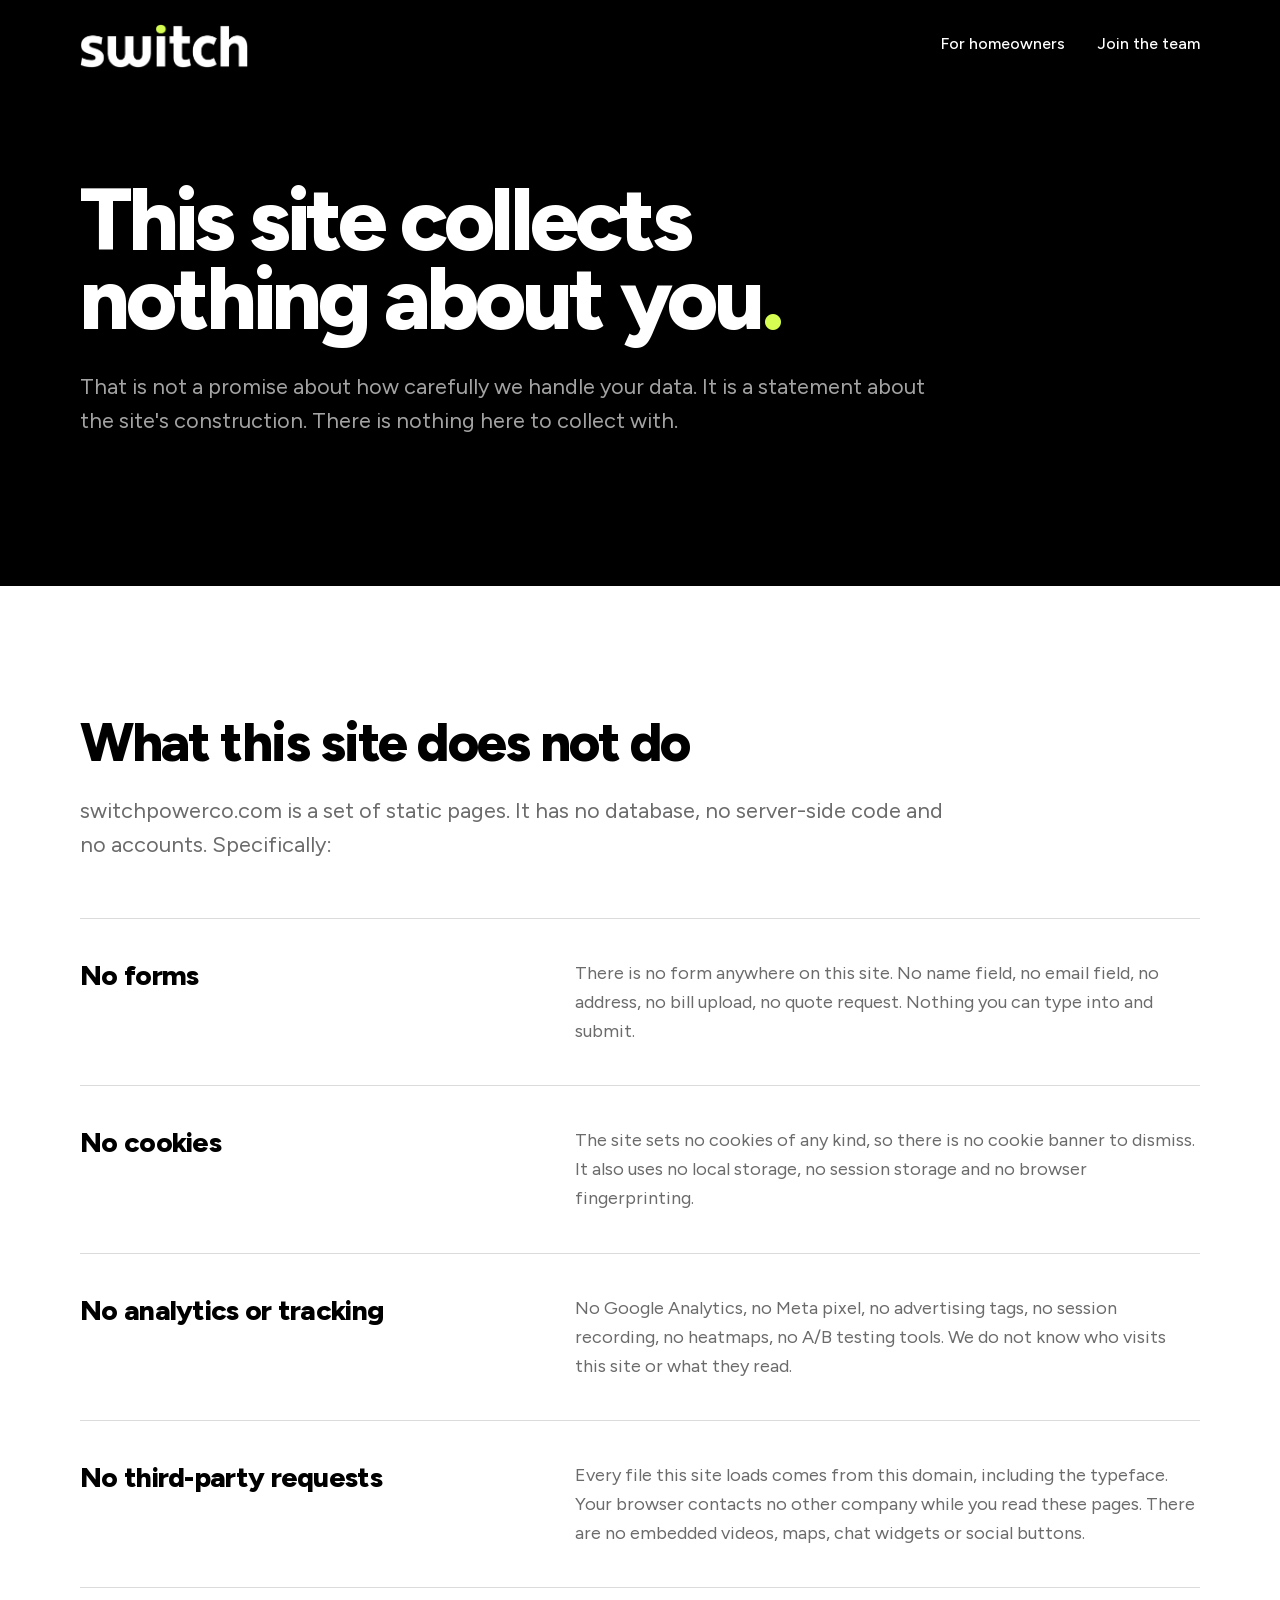
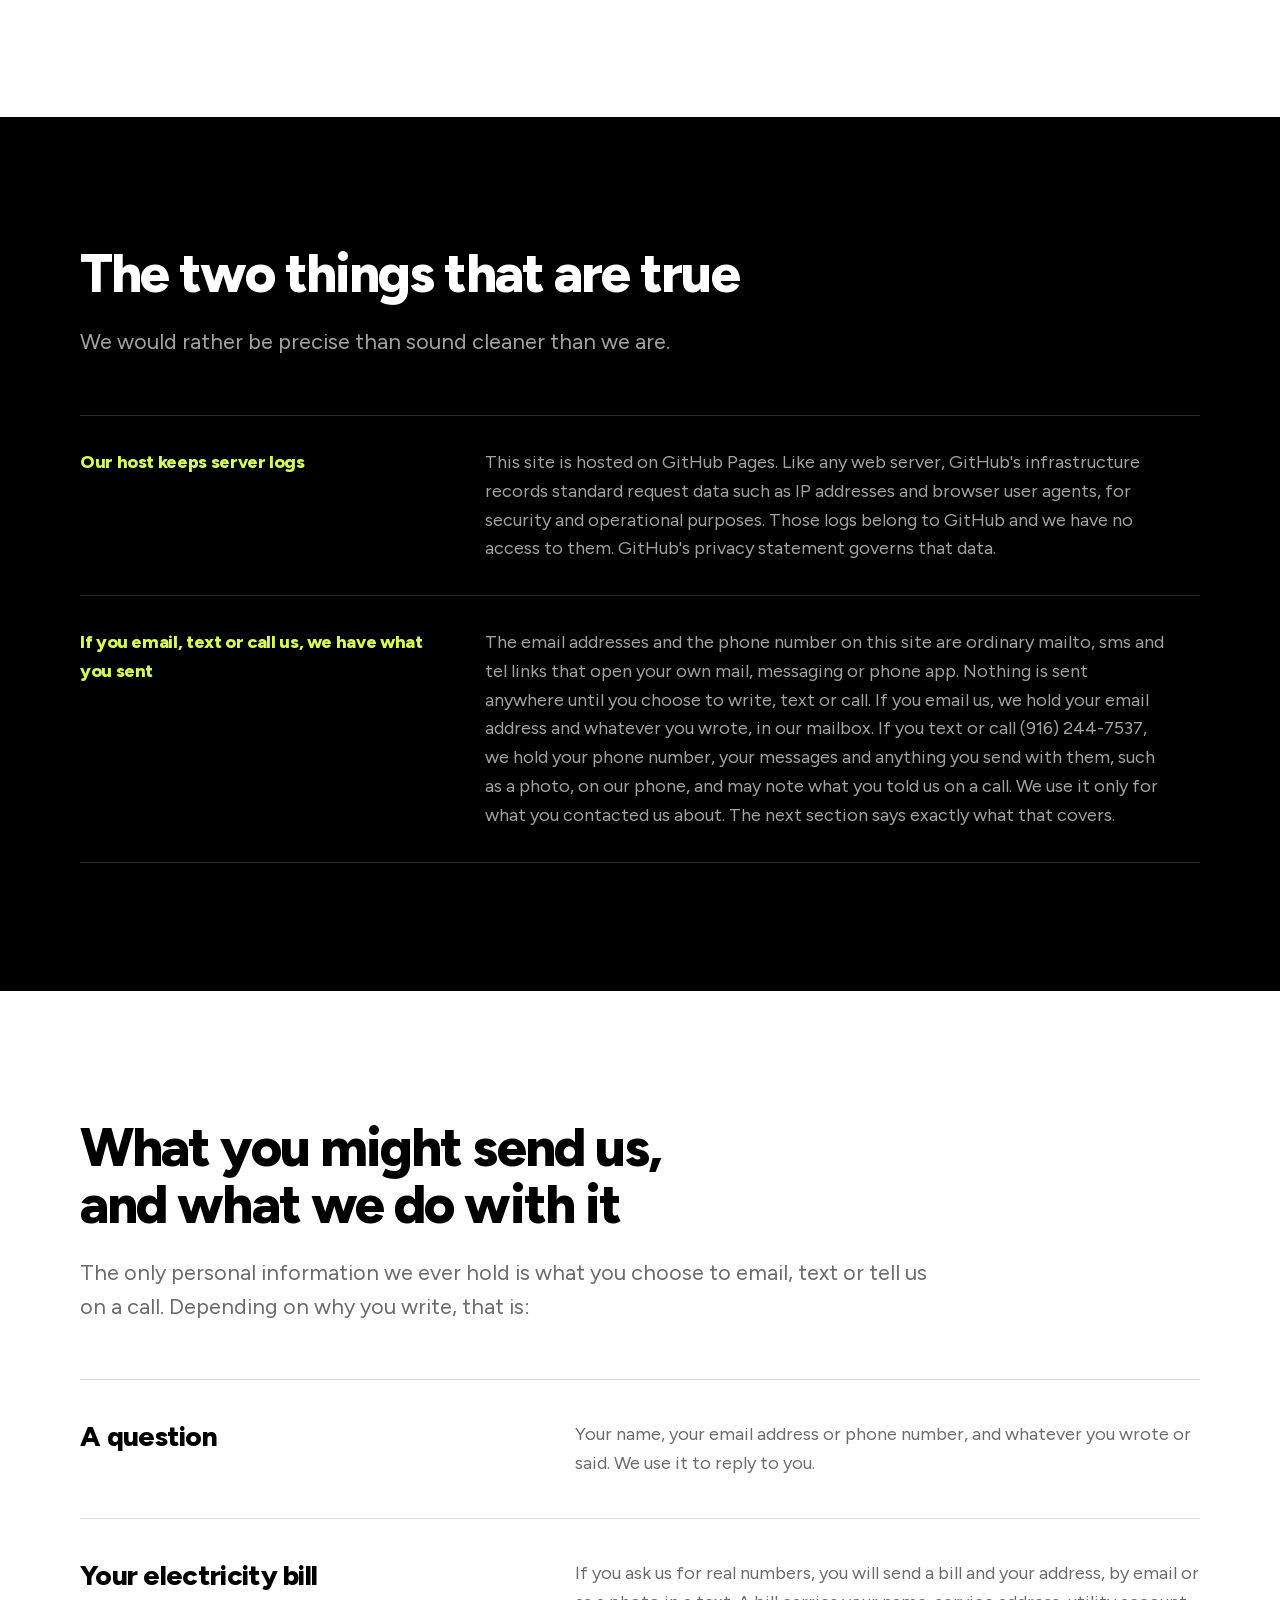
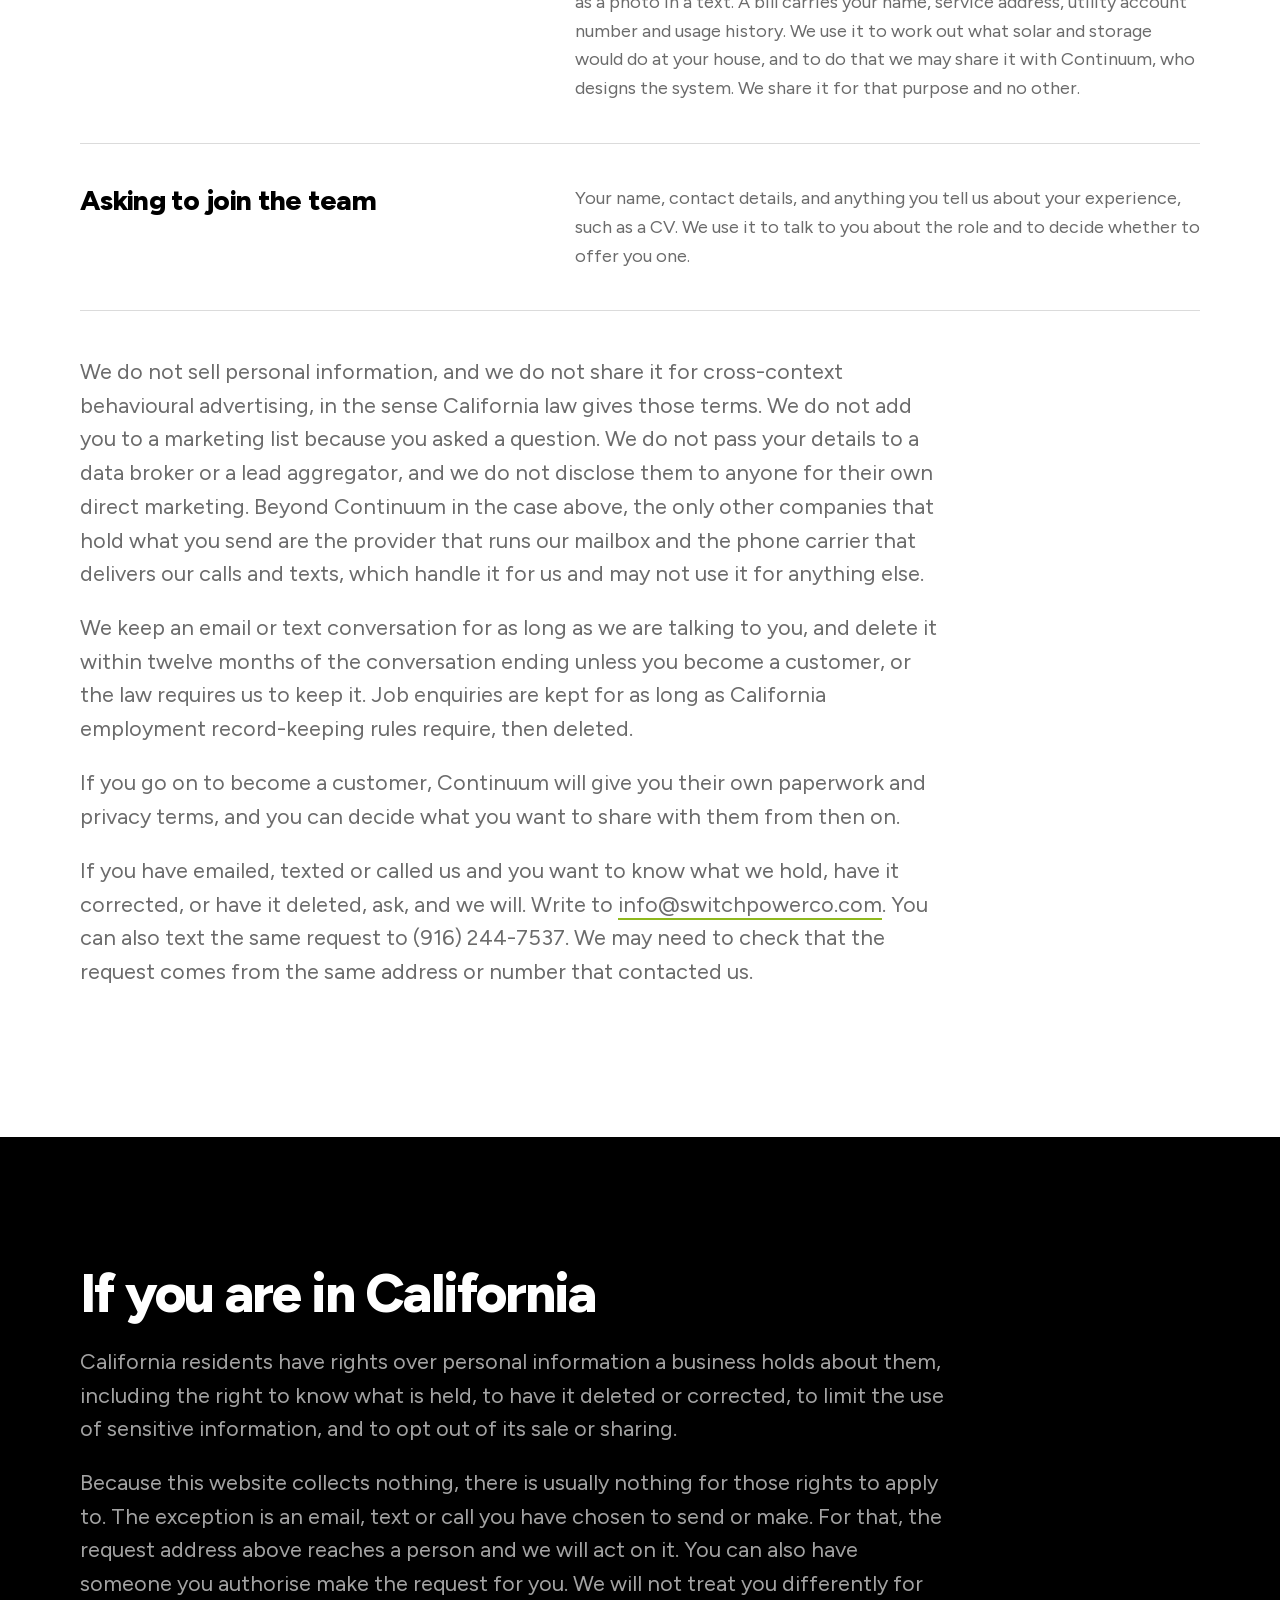
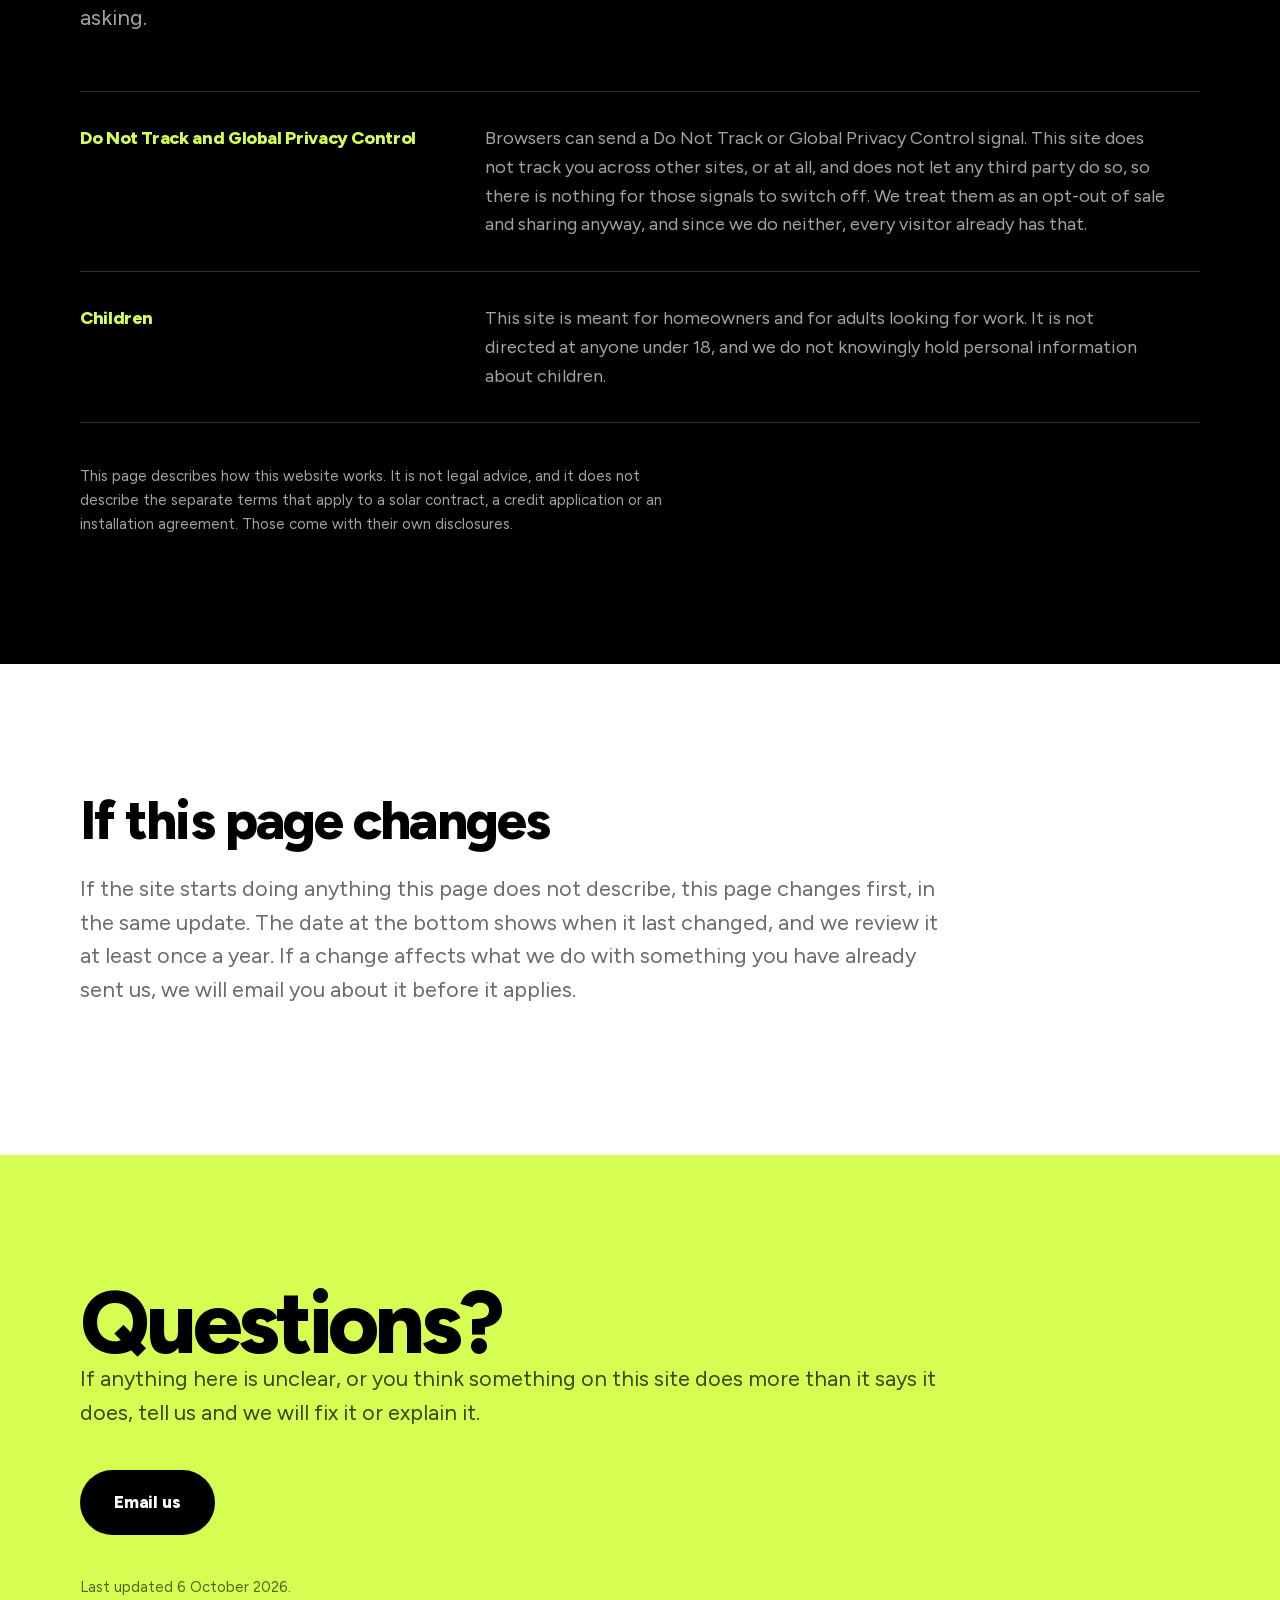
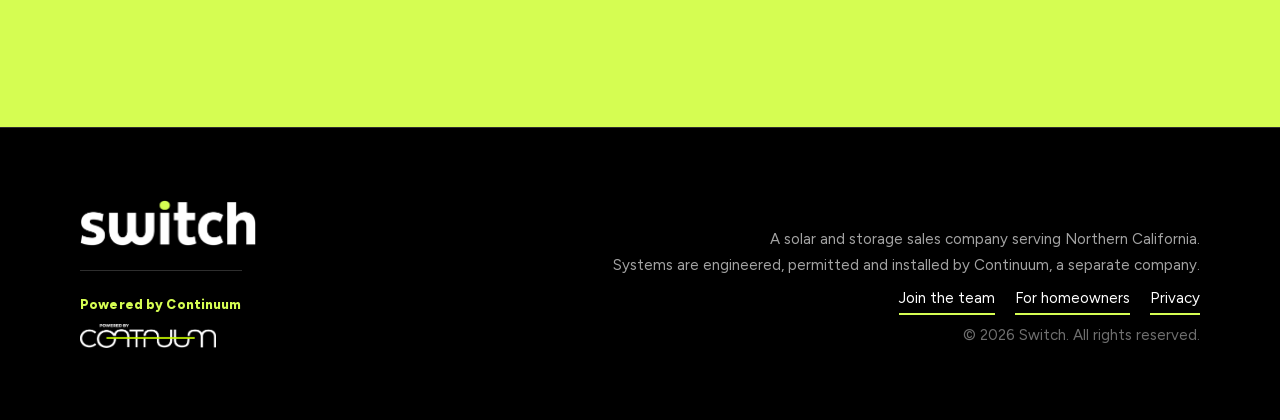
<file: privacy.html>
<!doctype html>
<html lang="en">
<head>
<meta charset="utf-8">
<meta name="viewport" content="width=device-width, initial-scale=1">
<title>Privacy — Switch</title>
<meta name="description" content="Switch's website collects nothing about visitors. No forms, no cookies, no analytics, no third-party requests. Here is exactly what that means.">
<link rel="canonical" href="https://switchpowerco.com/privacy.html">
<link rel="icon" href="assets/favicon.svg" type="image/svg+xml">
<meta name="robots" content="index, follow">
<link rel="preload" href="assets/fonts/figtree-variable.woff2" as="font" type="font/woff2" crossorigin>
<link rel="stylesheet" href="styles.css">
<script>document.documentElement.classList.add("js");</script>
</head>
<body>
<a class="skip" href="#main">Skip to content</a>

<header class="nav">
  <div class="wrap nav__inner">
    <a class="nav__logo" href="/" aria-label="Switch, home">
      <img src="assets/logo-light.png" alt="Switch" width="1411" height="370">
    </a>
    <nav class="nav__links" aria-label="Main">
      <a class="nav__link" href="homeowners.html">For homeowners</a>
      <a class="nav__link" href="index.html">Join the team</a>
    </nav>
  </div>
</header>

<main id="main">

  <section class="slab slab--ink hero">
    <div class="wrap">
      <h1 class="display display--sm">This site collects<br>nothing about you<span class="dot">.</span></h1>
      <p class="lede lede--ink hero__lede">That is not a promise about how carefully we handle your data. It is a statement about the site's construction. There is nothing here to collect with.</p>
    </div>
  </section>

  <section class="slab slab--paper">
    <div class="wrap">
      <h2 class="h2">What this site does not do</h2>
      <p class="lede">switchpowerco.com is a set of static pages. It has no database, no server-side code and no accounts. Specifically:</p>

      <ul class="tenets">
        <li class="tenet">
          <h3 class="tenet__h">No forms</h3>
          <p>There is no form anywhere on this site. No name field, no email field, no address, no bill upload, no quote request. Nothing you can type into and submit.</p>
        </li>
        <li class="tenet">
          <h3 class="tenet__h">No cookies</h3>
          <p>The site sets no cookies of any kind, so there is no cookie banner to dismiss. It also uses no local storage, no session storage and no browser fingerprinting.</p>
        </li>
        <li class="tenet">
          <h3 class="tenet__h">No analytics or tracking</h3>
          <p>No Google Analytics, no Meta pixel, no advertising tags, no session recording, no heatmaps, no A/B testing tools. We do not know who visits this site or what they read.</p>
        </li>
        <li class="tenet">
          <h3 class="tenet__h">No third-party requests</h3>
          <p>Every file this site loads comes from this domain, including the typeface. Your browser contacts no other company while you read these pages. There are no embedded videos, maps, chat widgets or social buttons.</p>
        </li>
      </ul>
    </div>
  </section>

  <section class="slab slab--ink">
    <div class="wrap">
      <h2 class="h2">The two things that are true</h2>
      <p class="lede lede--ink">We would rather be precise than sound cleaner than we are.</p>

      <dl class="rhythm">
        <div class="rhythm__row">
          <dt>Our host keeps server logs</dt>
          <dd>This site is hosted on GitHub Pages. Like any web server, GitHub's infrastructure records standard request data such as IP addresses and browser user agents, for security and operational purposes. Those logs belong to GitHub and we have no access to them. GitHub's privacy statement governs that data.</dd>
        </div>
        <div class="rhythm__row">
          <dt>If you email, text or call us, we have what you sent</dt>
          <dd>The email addresses and the phone number on this site are ordinary mailto, sms and tel links that open your own mail, messaging or phone app. Nothing is sent anywhere until you choose to write, text or call. If you email us, we hold your email address and whatever you wrote, in our mailbox. If you text or call (916) 244-7537, we hold your phone number, your messages and anything you send with them, such as a photo, on our phone, and may note what you told us on a call. We use it only for what you contacted us about. The next section says exactly what that covers.</dd>
        </div>
      </dl>
    </div>
  </section>

  <section class="slab slab--paper">
    <div class="wrap">
      <h2 class="h2">What you might send us, and what we do with it</h2>
      <p class="lede">The only personal information we ever hold is what you choose to email, text or tell us on a call. Depending on why you write, that is:</p>

      <ul class="tenets">
        <li class="tenet">
          <h3 class="tenet__h">A question</h3>
          <p>Your name, your email address or phone number, and whatever you wrote or said. We use it to reply to you.</p>
        </li>
        <li class="tenet">
          <h3 class="tenet__h">Your electricity bill</h3>
          <p>If you ask us for real numbers, you will send a bill and your address, by email or as a photo in a text. A bill carries your name, service address, utility account number and usage history. We use it to work out what solar and storage would do at your house, and to do that we may share it with Continuum, who designs the system. We share it for that purpose and no other.</p>
        </li>
        <li class="tenet">
          <h3 class="tenet__h">Asking to join the team</h3>
          <p>Your name, contact details, and anything you tell us about your experience, such as a CV. We use it to talk to you about the role and to decide whether to offer you one.</p>
        </li>
      </ul>

      <p class="lede">We do not sell personal information, and we do not share it for cross-context behavioural advertising, in the sense California law gives those terms. We do not add you to a marketing list because you asked a question. We do not pass your details to a data broker or a lead aggregator, and we do not disclose them to anyone for their own direct marketing. Beyond Continuum in the case above, the only other companies that hold what you send are the provider that runs our mailbox and the phone carrier that delivers our calls and texts, which handle it for us and may not use it for anything else.</p>
      <p class="lede">We keep an email or text conversation for as long as we are talking to you, and delete it within twelve months of the conversation ending unless you become a customer, or the law requires us to keep it. Job enquiries are kept for as long as California employment record-keeping rules require, then deleted.</p>
      <p class="lede">If you go on to become a customer, Continuum will give you their own paperwork and privacy terms, and you can decide what you want to share with them from then on.</p>
      <p class="lede">If you have emailed, texted or called us and you want to know what we hold, have it corrected, or have it deleted, ask, and we will. Write to <a class="inline-link" href="mailto:info@switchpowerco.com?subject=Privacy%20request">info@switchpowerco.com</a>. You can also text the same request to (916) 244-7537. We may need to check that the request comes from the same address or number that contacted us.</p>
    </div>
  </section>

  <section class="slab slab--ink">
    <div class="wrap">
      <h2 class="h2">If you are in California</h2>
      <p class="lede lede--ink">California residents have rights over personal information a business holds about them, including the right to know what is held, to have it deleted or corrected, to limit the use of sensitive information, and to opt out of its sale or sharing.</p>
      <p class="lede lede--ink">Because this website collects nothing, there is usually nothing for those rights to apply to. The exception is an email, text or call you have chosen to send or make. For that, the request address above reaches a person and we will act on it. You can also have someone you authorise make the request for you. We will not treat you differently for asking.</p>

      <dl class="rhythm">
        <div class="rhythm__row">
          <dt>Do Not Track and Global Privacy Control</dt>
          <dd>Browsers can send a Do Not Track or Global Privacy Control signal. This site does not track you across other sites, or at all, and does not let any third party do so, so there is nothing for those signals to switch off. We treat them as an opt-out of sale and sharing anyway, and since we do neither, every visitor already has that.</dd>
        </div>
        <div class="rhythm__row">
          <dt>Children</dt>
          <dd>This site is meant for homeowners and for adults looking for work. It is not directed at anyone under 18, and we do not knowingly hold personal information about children.</dd>
        </div>
      </dl>

      <p class="fineprint fineprint--ink">This page describes how this website works. It is not legal advice, and it does not describe the separate terms that apply to a solar contract, a credit application or an installation agreement. Those come with their own disclosures.</p>
    </div>
  </section>

  <section class="slab slab--paper">
    <div class="wrap">
      <h2 class="h2">If this page changes</h2>
      <p class="lede">If the site starts doing anything this page does not describe, this page changes first, in the same update. The date at the bottom shows when it last changed, and we review it at least once a year. If a change affects what we do with something you have already sent us, we will email you about it before it applies.</p>
    </div>
  </section>

  <section class="slab slab--volt">
    <div class="wrap">
      <h2 class="display display--sm">Questions<span class="dot dot--ink">?</span></h2>
      <p class="lede lede--volt">If anything here is unclear, or you think something on this site does more than it says it does, tell us and we will fix it or explain it.</p>
      <div class="actions">
        <a class="btn btn--ink" href="mailto:info@switchpowerco.com?subject=Privacy%20question">Email us</a>
      </div>
      <p class="fineprint fineprint--volt">Last updated 6 October 2026.</p>
    </div>
  </section>

</main>

<footer class="slab slab--ink foot">
  <div class="wrap foot__inner">
    <div class="foot__brand">
      <img class="foot__logo" src="assets/logo-light.png" alt="Switch" width="1411" height="370">
      <!-- Continuum's approved Color/Reverse lock-up. The brand guide forbids
           stretching, recolouring or recreating it, and "POWERED BY" is part of
           the mark. Kept deliberately smaller than the Switch wordmark. -->
      <div class="foot__partner">
        <p class="foot__partner-label">Powered by Continuum</p>
        <img class="foot__partner-logo" src="assets/continuum-light.png" alt="Continuum" width="1231" height="225">
      </div>
    </div>
    <p class="foot__meta">A solar and storage sales company serving Northern California.<br>
    Systems are engineered, permitted and installed by Continuum, a separate company.<br>
    <span class="foot__links"><a class="foot__link" href="index.html">Join the team</a><a class="foot__link" href="homeowners.html">For homeowners</a><a class="foot__link" href="privacy.html">Privacy</a></span><br>
    <span class="foot__copy">&copy; <span id="year">2026</span> Switch. All rights reserved.</span></p>
  </div>
</footer>

<script src="main.js"></script>
</body>
</html>
</file>
<file: styles.css>
/* Figtree, self-hosted. Open Font Licence. One variable file covers every
   weight used here. Self-hosted rather than loaded from Google so that no
   visitor request ever reaches a third party. */
@font-face {
  font-family: "Figtree";
  font-style: normal;
  font-weight: 300 900;
  font-display: swap;
  src: url("assets/fonts/figtree-variable.woff2") format("woff2");
}

/* ============================================================
   Switch Power Co
   Palette and construction come from the wordmark itself:
   true black slabs, true white slabs, volt lime used twice.
   ============================================================ */

:root {
  --ink:        #000000;
  --paper:      #FFFFFF;
  --volt:       #D5FD52;
  --volt-deep:  #8FB81E;   /* rules + markers on white; never body text */
  --grey:       #6B6B6B;   /* muted on white  */
  --grey-ink:   #A3A3A3;   /* muted on black  */
  --hair:       rgba(0,0,0,.14);
  --hair-ink:   rgba(255,255,255,.18);

  --measure:    62ch;
  --gutter:     clamp(1.25rem, 5vw, 3rem);
  --slab-y:     clamp(4.5rem, 10vw, 8.5rem);
}

*, *::before, *::after { box-sizing: border-box; }

html { -webkit-text-size-adjust: 100%; scroll-behavior: smooth; }

body {
  margin: 0;
  background: var(--ink);
  color: var(--ink);
  font-family: "Figtree", ui-sans-serif, system-ui, -apple-system, "Segoe UI", sans-serif;
  font-size: 1.125rem;
  line-height: 1.6;
  font-weight: 400;
  -webkit-font-smoothing: antialiased;
}

img { max-width: 100%; height: auto; display: block; }

a { color: inherit; }

:focus-visible {
  outline: 3px solid var(--volt);
  outline-offset: 3px;
  border-radius: 2px;
}

.skip {
  position: absolute;
  left: -9999px;
  top: 0;
  background: var(--volt);
  color: var(--ink);
  padding: .75rem 1.25rem;
  font-weight: 800;
  z-index: 50;
}
.skip:focus { left: 1rem; top: 1rem; }

/* ---------- structure ---------- */

.wrap {
  width: 100%;
  max-width: 76rem;
  margin-inline: auto;
  padding-inline: var(--gutter);
}

.slab { padding-block: var(--slab-y); }
.slab--ink   { background: var(--ink);   color: var(--paper); }
.slab--paper { background: var(--paper); color: var(--ink);   }
.slab--volt  { background: var(--volt);  color: var(--ink);   }

/* ---------- nav ---------- */

.nav {
  background: var(--ink);
  padding-block: 1.5rem;
}
.nav__inner {
  display: flex;
  align-items: center;
  justify-content: space-between;
  gap: 1rem;
}
.nav__logo { display: block; }
.nav__logo img { width: clamp(7.5rem, 17vw, 10.5rem); }

/* ---------- type ---------- */

.display {
  font-size: clamp(3.1rem, 11vw, 8rem);
  line-height: .9;
  letter-spacing: -.045em;
  font-weight: 800;
  margin: 0;
  text-wrap: balance;
}
.display--sm { font-size: clamp(2.6rem, 8vw, 5.5rem); }

/* the lime full stop echoes the dot on the i in the wordmark */
.dot { color: var(--volt); }
.dot--ink { color: var(--ink); }

.h2 {
  font-size: clamp(2rem, 4.6vw, 3.4rem);
  line-height: 1.04;
  letter-spacing: -.035em;
  font-weight: 800;
  margin: 0 0 1.5rem;
  max-width: 20ch;
  text-wrap: balance;
}

.lede {
  font-size: clamp(1.15rem, 1.7vw, 1.4rem);
  line-height: 1.55;
  max-width: var(--measure);
  color: var(--grey);
  margin: 0 0 1.25rem;
}
.lede--ink  { color: var(--grey-ink); }
.lede--volt { color: rgba(0,0,0,.72); }

.fineprint {
  font-size: .9375rem;
  color: var(--grey);
  max-width: var(--measure);
  margin: 2.5rem 0 0;
}
.fineprint--volt { color: rgba(0,0,0,.6); }

/* ---------- buttons ---------- */

.actions {
  display: flex;
  flex-wrap: wrap;
  gap: .875rem;
  margin-top: 2.5rem;
}

.btn {
  display: inline-flex;
  align-items: center;
  justify-content: center;
  padding: 1.05rem 2rem;
  font-weight: 800;
  font-size: 1.0625rem;
  letter-spacing: -.01em;
  text-decoration: none;
  border: 2px solid transparent;
  border-radius: 999px;
  transition: background-color .15s ease, color .15s ease, border-color .15s ease;
}
.btn--sm { padding: .7rem 1.4rem; font-size: .9688rem; }

.btn--volt { background: var(--volt); color: var(--ink); }
.btn--volt:hover { background: var(--paper); }

.btn--ghost { border-color: rgba(255,255,255,.35); color: var(--paper); }
.btn--ghost:hover { border-color: var(--paper); background: var(--paper); color: var(--ink); }

.btn--ink { background: var(--ink); color: var(--paper); }
.btn--ink:hover { background: var(--paper); color: var(--ink); }

.btn--outline-ink { border-color: rgba(0,0,0,.4); color: var(--ink); }
.btn--outline-ink:hover { border-color: var(--ink); background: var(--ink); color: var(--paper); }

/* ---------- hero ---------- */

.slab.hero { padding-top: clamp(3rem, 7vw, 5.5rem); }

.hero__sub {
  max-width: 46ch;
  font-size: 1.125rem;
  color: var(--grey-ink);
  margin: 0;
}

/* ---------- the switch ---------- */

.flip {
  margin: clamp(3rem, 6vw, 4.5rem) 0 clamp(2.5rem, 5vw, 3.5rem);
  border-top: 1px solid var(--hair-ink);
  padding-top: clamp(2rem, 4vw, 3rem);
}

.flip__control {
  display: flex;
  align-items: center;
  gap: clamp(.875rem, 2.5vw, 1.5rem);
  flex-wrap: wrap;
}

.flip__label {
  font-weight: 800;
  font-size: clamp(1rem, 2vw, 1.25rem);
  letter-spacing: -.02em;
  color: var(--grey-ink);
  transition: color .2s ease;
}
.flip__label[data-side="off"] { color: var(--paper); }
.flip.is-on .flip__label[data-side="off"] { color: var(--grey-ink); }
.flip.is-on .flip__label[data-side="on"]  { color: var(--volt); }

.switch {
  appearance: none;
  background: none;
  border: 0;
  padding: 0;
  cursor: pointer;
  flex: none;
}
.switch__track {
  /* Everything below is derived from these three, so the knob always lands
     flush with the same inset it starts from. */
  --track-w: clamp(6.5rem, 15vw, 9rem);
  --track-h: clamp(3.25rem, 7.5vw, 4.5rem);
  --track-bd: 2px;
  --track-pad: .375rem;

  display: block;
  position: relative;
  width: var(--track-w);
  height: var(--track-h);
  border-radius: 999px;
  border: var(--track-bd) solid rgba(255,255,255,.3);
  background: rgba(255,255,255,.06);
  transition: background-color .25s ease, border-color .25s ease;
}
.switch__knob {
  position: absolute;
  top: var(--track-pad);
  left: var(--track-pad);
  width: calc(var(--track-h) - (2 * var(--track-bd)) - (2 * var(--track-pad)));
  aspect-ratio: 1;
  border-radius: 50%;
  background: var(--paper);
  transition: transform .28s cubic-bezier(.4,.9,.3,1.1), background-color .25s ease;
}
.flip.is-on .switch__track { background: rgba(213,253,82,.16); border-color: var(--volt); }
.flip.is-on .switch__knob {
  background: var(--volt);
  /* inner width - knob width - 2 * pad, which reduces to exactly this */
  transform: translateX(calc(var(--track-w) - var(--track-h)));
}

.flip__panel {
  display: grid;
  margin-top: clamp(1.5rem, 3vw, 2.25rem);
}
.flip__text {
  grid-area: 1 / 1;
  margin: 0;
  max-width: 34ch;
  font-size: clamp(1.25rem, 2.4vw, 1.75rem);
  line-height: 1.35;
  letter-spacing: -.02em;
  color: var(--grey-ink);
  opacity: 0;
  transform: translateY(.4rem);
  transition: opacity .25s ease, transform .25s ease;
  pointer-events: none;
}
.flip__text.is-shown {
  opacity: 1;
  transform: none;
  pointer-events: auto;
}
.flip__text[data-state="on"].is-shown { color: var(--paper); }

/* ---------- tenets (culture) ---------- */

.tenets {
  list-style: none;
  margin: clamp(2.5rem, 5vw, 3.5rem) 0 0;
  padding: 0;
}
.tenet {
  display: grid;
  gap: .5rem 3rem;
  padding-block: clamp(1.75rem, 3.5vw, 2.5rem);
  border-top: 1px solid var(--hair);
}
.tenet:last-child { border-bottom: 1px solid var(--hair); }
.tenet__h {
  font-size: clamp(1.3rem, 2.3vw, 1.75rem);
  line-height: 1.15;
  letter-spacing: -.025em;
  font-weight: 800;
  margin: 0;
  position: relative;
}
.tenet p {
  margin: 0;
  color: var(--grey);
  max-width: var(--measure);
}

@media (min-width: 52rem) {
  .tenet { grid-template-columns: 5fr 7fr; }
}

/* ---------- rhythm (the week) ---------- */

.rhythm {
  margin: clamp(2.5rem, 5vw, 3.5rem) 0 0;
}
.rhythm__row {
  display: grid;
  gap: .375rem 3rem;
  padding-block: clamp(1.5rem, 3vw, 2rem);
  border-top: 1px solid var(--hair-ink);
}
.rhythm__row:last-child { border-bottom: 1px solid var(--hair-ink); }
.rhythm dt {
  font-weight: 800;
  font-size: 1.125rem;
  letter-spacing: -.02em;
  color: var(--volt);
}
.rhythm dd {
  margin: 0;
  color: var(--grey-ink);
  max-width: var(--measure);
}

@media (min-width: 52rem) {
  .rhythm__row { grid-template-columns: 4fr 8fr; }
}

/* ---------- ladder (growth) ---------- */

.ladder {
  list-style: none;
  margin: clamp(2.5rem, 5vw, 3.5rem) 0 0;
  padding: 0;
  display: grid;
  gap: 2.25rem;
}
.rung {
  padding-top: 1.5rem;
  border-top: 3px solid var(--volt-deep);
  position: relative;
}
.rung__h {
  font-size: 1.375rem;
  font-weight: 800;
  letter-spacing: -.02em;
  margin: 0 0 .375rem;
}
.rung p { margin: 0; color: var(--grey); }

@media (min-width: 52rem) {
  .ladder { grid-template-columns: repeat(3, 1fr); gap: 2.5rem; }
  /* the rules rise, so the progression is visible without numbering it */
  .rung:nth-child(1) { margin-top: 3rem; }
  .rung:nth-child(2) { margin-top: 1.5rem; }
  .rung:nth-child(3) { margin-top: 0; }
}

/* ---------- steps (joining: a genuine sequence) ---------- */

.steps {
  list-style: none;
  margin: clamp(2.5rem, 5vw, 3.5rem) 0 0;
  padding: 0;
}
.step {
  display: grid;
  grid-template-columns: auto 1fr;
  gap: .75rem 2rem;
  align-items: start;
  padding-block: clamp(1.5rem, 3vw, 2.25rem);
  border-top: 1px solid var(--hair-ink);
}
.step:last-child { border-bottom: 1px solid var(--hair-ink); }
.step__n {
  font-size: clamp(1.75rem, 4vw, 2.75rem);
  font-weight: 800;
  line-height: 1;
  letter-spacing: -.04em;
  color: var(--volt);
  font-variant-numeric: tabular-nums;
}
.step__h {
  font-size: clamp(1.25rem, 2.2vw, 1.625rem);
  font-weight: 800;
  letter-spacing: -.025em;
  margin: 0 0 .375rem;
}
.step__body p { margin: 0; color: var(--grey-ink); max-width: var(--measure); }

/* ---------- partner ---------- */

.partner .lede + .lede { margin-top: 1.5rem; }

/* ---------- footer ---------- */

.foot { padding-block: clamp(3rem, 6vw, 4.5rem); border-top: 1px solid var(--hair-ink); }
.foot__inner {
  display: grid;
  gap: 2rem;
  align-items: end;
}
.foot__brand { display: grid; gap: 1.5rem; justify-items: start; }
.foot__logo { width: clamp(8rem, 20vw, 11rem); }

/* Continuum's mark sits under ours and is held deliberately smaller than the
   Switch wordmark in both width and rendered height. Do not enlarge it past
   the Switch logo, and do not recolour it — see their brand guide. */
/* Spacing lives on the wrapper so the <img> box measures the artwork itself,
   which keeps the "never larger than the Switch wordmark" rule verifiable. */
.foot__partner {
  padding-top: 1.5rem;
  border-top: 1px solid var(--hair-ink);
}
/* The "POWERED BY" inside Continuum's lock-up renders ~3px tall at any size
   that stays under the Switch wordmark, and the brand guide forbids altering
   the artwork. So the credit is also set as real text, which is legible,
   selectable and readable by screen readers. */
.foot__partner-label {
  margin: 0 0 .5rem;
  font-size: .8125rem;
  font-weight: 800;
  letter-spacing: .01em;
  color: var(--volt);
}
.foot__partner-logo { width: clamp(6.5rem, 15vw, 8.5rem); }

.foot__meta { margin: 0; color: var(--grey-ink); font-size: .9375rem; line-height: 1.7; }
.foot__copy { color: #6F6F6F; }
.foot__links { display: inline-flex; flex-wrap: wrap; gap: 1.25rem; padding-block: .5rem; }

@media (min-width: 52rem) {
  .foot__inner { grid-template-columns: auto 1fr; gap: 3rem; justify-items: start; }
  .foot__meta { text-align: right; justify-self: end; }
  .foot__links { justify-content: flex-end; }
}

/* ---------- motion ---------- */

@media (prefers-reduced-motion: reduce) {
  html { scroll-behavior: auto; }
  *, *::before, *::after {
    animation-duration: .001ms !important;
    transition-duration: .001ms !important;
  }
}

/* ============================================================
   Homeowner page components
   ============================================================ */

.nav__links {
  display: flex;
  align-items: center;
  gap: clamp(1rem, 3vw, 2rem);
}
.nav__link {
  font-weight: 500;
  font-size: 1rem;
  text-decoration: none;
  color: var(--paper);
  border-bottom: 2px solid transparent;
  padding-bottom: 2px;
  transition: border-color .15s ease;
}
.nav__link:hover { border-bottom-color: var(--volt); }

.hero__lede { margin-top: 2rem; }

.sub-h {
  font-size: clamp(1.35rem, 2.4vw, 1.75rem);
  font-weight: 800;
  letter-spacing: -.025em;
  margin: clamp(3rem, 6vw, 4rem) 0 0;
  max-width: 24ch;
}

.fineprint--ink { color: var(--grey-ink); }

/* then / now */

.compare {
  display: grid;
  gap: 0;
  margin: clamp(2.5rem, 5vw, 3.5rem) 0 0;
  border-top: 1px solid var(--hair-ink);
  border-bottom: 1px solid var(--hair-ink);
}
.compare__col { padding-block: clamp(1.75rem, 3.5vw, 2.5rem); }
.compare__col + .compare__col { border-top: 1px solid var(--hair-ink); }
.compare__h {
  font-size: 1.125rem;
  font-weight: 800;
  letter-spacing: -.02em;
  margin: 0 0 .625rem;
  color: var(--grey-ink);
}
.compare__col--now .compare__h { color: var(--volt); }
.compare__col p { margin: 0; max-width: var(--measure); color: var(--grey-ink); }
.compare__col--now p { color: var(--paper); }

@media (min-width: 52rem) {
  .compare { grid-template-columns: 1fr 1fr; gap: 0 clamp(2rem, 5vw, 4rem); }
  .compare__col + .compare__col { border-top: 0; }
  .compare__col--now { border-left: 1px solid var(--hair-ink); padding-left: clamp(2rem, 5vw, 4rem); }
}

/* rhythm on a white slab */

.rhythm--paper .rhythm__row { border-top-color: var(--hair); }
.rhythm--paper .rhythm__row:last-child { border-bottom-color: var(--hair); }
.rhythm--paper dt { color: var(--ink); }
.rhythm--paper dd { color: var(--grey); }

/* financing table */

.table-hint {
  display: none;
  margin: clamp(2.5rem, 5vw, 3.5rem) 0 .75rem;
  font-size: .9375rem;
  color: var(--grey);
}
@media (max-width: 52rem) {
  .table-hint { display: block; }
  .table-scroll { margin-top: 0; }
}

.table-scroll {
  margin: clamp(2.5rem, 5vw, 3.5rem) 0 0;
  overflow-x: auto;
  -webkit-overflow-scrolling: touch;
  /* fades the right edge so it reads as scrollable rather than clipped */
  -webkit-mask-image: linear-gradient(to right, #000 calc(100% - 2.5rem), transparent);
          mask-image: linear-gradient(to right, #000 calc(100% - 2.5rem), transparent);
}
@media (min-width: 52rem) {
  .table-scroll { -webkit-mask-image: none; mask-image: none; }
}
.table {
  width: 100%;
  min-width: 40rem;
  border-collapse: collapse;
  font-size: 1rem;
  text-align: left;
}
.table__caption {
  text-align: left;
  font-weight: 800;
  letter-spacing: -.02em;
  font-size: 1rem;
  padding-bottom: .875rem;
  color: var(--grey);
}
.table thead th {
  font-size: 1.125rem;
  font-weight: 800;
  letter-spacing: -.02em;
  padding: 0 1.25rem 1rem 0;
  border-bottom: 3px solid var(--ink);
  vertical-align: bottom;
}
.table tbody th {
  font-weight: 800;
  color: var(--ink);
  width: 22%;
  padding: 1.125rem 1.25rem 1.125rem 0;
  vertical-align: top;
  border-bottom: 1px solid var(--hair);
}
.table tbody td {
  color: var(--grey);
  padding: 1.125rem 1.25rem 1.125rem 0;
  vertical-align: top;
  border-bottom: 1px solid var(--hair);
}
.table tbody tr:last-child th,
.table tbody tr:last-child td { border-bottom: 0; }

/* questions to ask */

.qa {
  list-style: none;
  margin: clamp(2.5rem, 5vw, 3.5rem) 0 0;
  padding: 0;
  max-width: 68ch;
}
.qa li {
  position: relative;
  padding: 1.125rem 0 1.125rem 2.25rem;
  border-top: 1px solid var(--hair-ink);
  font-size: clamp(1.0625rem, 1.6vw, 1.25rem);
  letter-spacing: -.015em;
}
.qa li:last-child { border-bottom: 1px solid var(--hair-ink); }
/* the mark on the i, reused as a bullet */
.qa li::before {
  content: "";
  position: absolute;
  left: 0;
  top: 1.65rem;
  width: .6875rem;
  height: .6875rem;
  border-radius: 50%;
  background: var(--volt);
}

.foot__link {
  color: var(--paper);
  text-decoration: none;
  border-bottom: 2px solid var(--volt);
  padding-bottom: 1px;
}
.foot__link:hover { color: var(--volt); }

/* ---------- small screens ---------- */

@media (max-width: 34rem) {
  /* Side by side the logo, the cross-audience link and the CTA don't fit
     in 375px without wrapping every label, so give them their own row. */
  .nav__inner {
    flex-direction: column;
    align-items: flex-start;
    gap: 1.25rem;
  }
  .nav__links { width: 100%; }
  .actions .btn { width: 100%; }
}

.nav__link, .btn { white-space: nowrap; }

/* split block on a white slab */

.compare--paper {
  border-top-color: var(--hair);
  border-bottom-color: var(--hair);
}
.compare--paper .compare__col + .compare__col { border-top-color: var(--hair); }
.compare--paper .compare__h { color: var(--grey); }
.compare--paper .compare__col--now .compare__h { color: var(--volt-deep); }
.compare--paper .compare__col p { color: var(--grey); }
.compare--paper .compare__col--now p { color: var(--ink); }

@media (min-width: 52rem) {
  .compare--paper .compare__col--now { border-left-color: var(--hair); }
}

/* prose that follows a split block needs its own top margin, since the
   .lede + .lede adjacency no longer applies across it */
.compare + .lede,
.tenets + .lede { margin-top: clamp(2rem, 4vw, 2.75rem); }


.inline-link {
  color: inherit;
  text-decoration: none;
  border-bottom: 2px solid var(--volt-deep);
  padding-bottom: 1px;
}
.inline-link:hover { border-bottom-color: var(--ink); }


/* Continuum's mark inside the split block. Same rule as the footer: never
   larger than the Switch wordmark, never recoloured. */
.compare__mark {
  width: clamp(5.5rem, 12vw, 7rem);
  margin-bottom: 1rem;
}

/* Switch's own mark in the split block, paired with Continuum's. Sized so the
   Switch wordmark always reads larger than the Continuum lock-up beside it. */
.compare__mark--switch { width: clamp(6.5rem, 15vw, 8.5rem); }

/* table on a dark slab */

.table--ink thead th { border-bottom-color: var(--paper); color: var(--paper); }
.table--ink tbody th { color: var(--paper); border-bottom-color: var(--hair-ink); }
.table--ink tbody td { color: var(--grey-ink); border-bottom-color: var(--hair-ink); }
.table--ink .table__caption { color: var(--grey-ink); }

.inline-link--ink { border-bottom-color: var(--volt); }
.inline-link--ink:hover { border-bottom-color: var(--paper); }
.inline-link--volt { border-bottom-color: currentColor; }

/* four options rather than three, so give the columns room to breathe */
.table { min-width: 40rem; }
.table--wide { min-width: 52rem; }

/* Callout for a fact that changes the decision, not just informs it. */

.callout {
  margin: clamp(2.5rem, 5vw, 3.5rem) 0 0;
  padding: clamp(1.75rem, 4vw, 2.5rem);
  border: 2px solid var(--ink);
  border-left-width: 10px;
  border-left-color: var(--volt-deep);
}
.callout__h {
  font-size: clamp(1.3rem, 2.4vw, 1.75rem);
  font-weight: 800;
  letter-spacing: -.025em;
  line-height: 1.15;
  margin: 0 0 1rem;
  max-width: 28ch;
}
.callout p { margin: 0 0 1rem; max-width: var(--measure); color: var(--grey); }
.callout p:last-child { margin-bottom: 0; }
.callout strong { color: var(--ink); font-weight: 800; }
.callout__note { font-size: .9375rem; }

/* ============================================================
   MOTION LAYER
   Hand-built, no libraries, nothing loaded from a third party.
   Everything here is suppressed under prefers-reduced-motion,
   and every animated element is fully legible in its rest state.
   ============================================================ */

/* ---------- hero ambience ---------- */

.slab.hero { position: relative; overflow: hidden; isolation: isolate; }
.hero__content { position: relative; z-index: 2; }

.hero__bg {
  position: absolute;
  inset: 0;
  z-index: 0;
  pointer-events: none;
}

/* faint engineering grid, brightens when the switch is on */
.hero__grid {
  position: absolute;
  inset: -2px;
  background-image:
    linear-gradient(to right, rgba(213,253,82,.22) 1px, transparent 1px),
    linear-gradient(to bottom, rgba(213,253,82,.22) 1px, transparent 1px);
  background-size: 68px 68px;
  opacity: .16;
  transition: opacity .9s ease;
  /* fades out toward the edges so it reads as depth, not wallpaper */
  -webkit-mask-image: radial-gradient(ellipse 85% 70% at 30% 35%, #000 20%, transparent 78%);
          mask-image: radial-gradient(ellipse 85% 70% at 30% 35%, #000 20%, transparent 78%);
}

/* slow-drifting light. This is the "power" in the page. */
.hero__glow {
  position: absolute;
  border-radius: 50%;
  filter: blur(90px);
  opacity: .30;
  transition: opacity 1.1s ease, filter 1.1s ease;
  will-change: transform;
}
.hero__glow--a {
  width: 46vw; height: 46vw;
  min-width: 320px; min-height: 320px;
  left: -10vw; top: -14vw;
  background: radial-gradient(circle, rgba(213,253,82,.55), transparent 68%);
  animation: drift-a 22s ease-in-out infinite alternate;
}
.hero__glow--b {
  width: 38vw; height: 38vw;
  min-width: 260px; min-height: 260px;
  right: -8vw; bottom: -16vw;
  background: radial-gradient(circle, rgba(120,200,255,.30), transparent 70%);
  animation: drift-b 27s ease-in-out infinite alternate;
}

@keyframes drift-a {
  from { transform: translate3d(0,0,0)      scale(1);   }
  to   { transform: translate3d(7vw,5vh,0)  scale(1.16); }
}
@keyframes drift-b {
  from { transform: translate3d(0,0,0)       scale(1.1); }
  to   { transform: translate3d(-6vw,-4vh,0) scale(.92); }
}

/* a single sweep of light, fired when the switch is thrown */
.hero__surge {
  position: absolute;
  inset: 0;
  opacity: 0;
  background: linear-gradient(105deg,
    transparent 38%,
    rgba(213,253,82,.20) 48%,
    rgba(255,255,255,.30) 51%,
    rgba(213,253,82,.20) 54%,
    transparent 64%);
  transform: translateX(-100%);
}
.hero.is-live .hero__surge { animation: surge 1.05s cubic-bezier(.3,.7,.3,1) 1; }
@keyframes surge {
  0%   { opacity: 0;  transform: translateX(-100%); }
  12%  { opacity: 1; }
  100% { opacity: 0;  transform: translateX(100%); }
}

/* horizon line that only exists once the page is powered */
.hero__scan {
  position: absolute;
  left: 0; right: 0; bottom: 18%;
  height: 1px;
  background: linear-gradient(to right, transparent, rgba(213,253,82,.55), transparent);
  opacity: 0;
  transform: scaleX(.3);
  transition: opacity .8s ease .15s, transform 1.2s cubic-bezier(.2,.8,.2,1) .15s;
}

/* powered-on state, driven by the switch */
.hero.is-live .hero__grid { opacity: .42; }
.hero.is-live .hero__glow--a { opacity: .62; filter: blur(74px); }
.hero.is-live .hero__glow--b { opacity: .46; }
.hero.is-live .hero__scan { opacity: 1; transform: scaleX(1); }

/* the switch itself gains a halo once it is on */
.flip.is-on .switch__track {
  box-shadow: 0 0 0 1px rgba(213,253,82,.5), 0 0 34px rgba(213,253,82,.38);
}
.flip.is-on .switch__knob { box-shadow: 0 0 22px rgba(213,253,82,.75); }
.switch__track, .switch__knob { will-change: transform, box-shadow; }

/* ---------- scroll reveals ---------- */
/* Default is visible. The .js class is set by an inline script in <head>,
   so content is never hidden when JavaScript is unavailable. */

.js .reveal {
  opacity: 0;
  transform: translate3d(0, 22px, 0) scale(.985);
  transition:
    opacity .72s cubic-bezier(.2,.7,.2,1),
    transform .72s cubic-bezier(.2,.7,.2,1);
  transition-delay: calc(var(--reveal-delay, 0) * 85ms);
  will-change: opacity, transform;
}
.js .reveal.is-in {
  opacity: 1;
  transform: none;
}

/* ---------- interactive polish ---------- */

.btn--volt {
  box-shadow: 0 0 0 rgba(213,253,82,0);
  transition: background-color .15s ease, color .15s ease,
              box-shadow .28s ease, transform .18s cubic-bezier(.2,.8,.2,1);
}
.btn--volt:hover {
  box-shadow: 0 0 34px rgba(213,253,82,.45);
  transform: translateY(-2px);
}
.btn--ghost, .btn--ink, .btn--outline-ink {
  transition: background-color .15s ease, color .15s ease,
              border-color .15s ease, transform .18s cubic-bezier(.2,.8,.2,1);
}
.btn--ghost:hover, .btn--ink:hover, .btn--outline-ink:hover { transform: translateY(-2px); }

/* rows lift very slightly toward the reader on hover */
.tenet, .rhythm__row, .step {
  transition: background-color .3s ease, box-shadow .3s ease;
}
.slab--ink .tenet:hover,
.slab--ink .rhythm__row:hover,
.slab--ink .step:hover { box-shadow: inset 0 0 60px rgba(213,253,82,.05); }
.slab--paper .tenet:hover,
.slab--paper .rhythm__row:hover { box-shadow: inset 0 0 60px rgba(0,0,0,.03); }

/* the numerals in the join sequence glow faintly */
.step:hover .step__n { text-shadow: 0 0 22px rgba(213,253,82,.55); }
.step__n { transition: text-shadow .3s ease; }

/* ---------- animated figures ---------- */

.count { font-variant-numeric: tabular-nums; }

/* ---------- motion off ---------- */

@media (prefers-reduced-motion: reduce) {
  .hero__glow--a, .hero__glow--b { animation: none; }
  .hero.is-live .hero__surge { animation: none; }
  .hero__scan { transition: none; }
  .js .reveal { opacity: 1; transform: none; transition: none; }
  .btn--volt:hover, .btn--ghost:hover, .btn--ink:hover, .btn--outline-ink:hover { transform: none; }
}

/* ---------- motion, tuned for phones ---------- */
/* Large blur radii are expensive to composite on mobile GPUs, and a drifting
   glow is not worth anyone's battery on a phone. Keep the look, drop the cost. */

@media (max-width: 48rem) {
  .hero__glow { filter: blur(56px); animation: none; }
  .hero__glow--a { width: 78vw; height: 78vw; }
  .hero__glow--b { width: 62vw; height: 62vw; }
  .hero__grid { background-size: 44px 44px; }
  .js .reveal { transition-duration: .55s; }
  .js .reveal { transition-delay: calc(var(--reveal-delay, 0) * 55ms); }
}

/* Hover lifts are meaningless on touch and can stick after a tap. */
@media (hover: none) {
  .btn--volt:hover, .btn--ghost:hover, .btn--ink:hover, .btn--outline-ink:hover {
    transform: none;
    box-shadow: none;
  }
  .slab--ink .tenet:hover,
  .slab--ink .rhythm__row:hover,
  .slab--ink .step:hover,
  .slab--paper .tenet:hover,
  .slab--paper .rhythm__row:hover { box-shadow: none; }
  .step:hover .step__n { text-shadow: none; }
}

/* ============================================================
   CHARTS
   Series palette validated for a dark surface, all-pairs:
   worst CVD dE 10.7, normal-vision 26.5, all >= 3:1 on black.
   Identity is never colour-alone: every series is legended and
   the areas are direct-labelled.
   ============================================================ */

.viz {
  --s-solar:   #7E9C18;
  --s-battery: #3987e5;
  --s-grid:    #d55181;
  margin: clamp(2.5rem, 5vw, 3.5rem) 0 0;
  padding: clamp(1.5rem, 3.5vw, 2.25rem);
  border: 1px solid var(--hair-ink);
  background: rgba(255,255,255,.02);
}
.viz__title {
  font-size: clamp(1.3rem, 2.4vw, 1.75rem);
  font-weight: 800;
  letter-spacing: -.025em;
  margin: 0 0 .5rem;
  color: var(--paper);
}
.viz__sub { margin: 0 0 1.5rem; color: var(--grey-ink); font-size: 1rem; max-width: 58ch; }

.viz__legend { display: flex; flex-wrap: wrap; gap: .5rem 1.5rem; margin-bottom: 1.5rem; }
.key { display: inline-flex; align-items: center; gap: .5rem; font-size: .9375rem; color: var(--grey-ink); }
.key__sw { width: 14px; height: 14px; border-radius: 3px; flex: none; }
.key__sw[data-series="solar"]   { background: var(--s-solar); }
.key__sw[data-series="battery"] { background: var(--s-battery); }
.key__sw[data-series="grid"]    { background: var(--s-grid); }
.key__sw--line { height: 0; border-top: 2px dashed var(--paper); border-radius: 0; }

/* ---------- bars ---------- */

.bars { display: grid; gap: 1.125rem; }
.bar { display: grid; gap: .375rem; }
.bar__label { font-size: .9375rem; font-weight: 800; color: var(--paper); }
.bar__note { font-weight: 400; color: var(--grey-ink); }
.bar__track {
  position: relative;
  display: flex;
  align-items: center;
  gap: .625rem;
  height: 30px;
}
.bar__fill {
  height: 100%;
  width: 0;
  border-radius: 0 4px 4px 0;      /* rounded data-end, anchored to baseline */
  transition: width 1s cubic-bezier(.25,.8,.25,1);
}
.bar[data-series="grid"]  .bar__fill { background: var(--s-grid); }
.bar[data-series="solar"] .bar__fill { background: var(--s-solar); box-shadow: 0 0 26px rgba(126,156,24,.5); }
.bar__val { font-weight: 800; font-size: 1.0625rem; color: var(--paper); font-variant-numeric: tabular-nums; }

.viz__delta {
  display: flex;
  align-items: baseline;
  gap: .875rem;
  flex-wrap: wrap;
  margin: 2rem 0 0;
  padding-top: 1.5rem;
  border-top: 1px solid var(--hair-ink);
}
.viz__delta-n {
  font-size: clamp(2.25rem, 5vw, 3.25rem);
  font-weight: 800;
  letter-spacing: -.04em;
  color: var(--volt);
  line-height: 1;
}
.viz__delta-t { color: var(--grey-ink); max-width: 44ch; }

/* ---------- svg day chart ---------- */

.chart-wrap { position: relative; }
.chart { width: 100%; height: auto; display: block; overflow: visible; touch-action: pan-y; }

.ax__grid { stroke: rgba(255,255,255,.12); stroke-width: 1; }
.ax__lab  { fill: #A3A3A3; font-size: 13px; font-family: inherit; }

.peak-band { fill: rgba(213,253,82,.055); }
.peak-lab  { fill: rgba(213,253,82,.75); font-size: 12px; font-weight: 800; font-family: inherit; }

.area { stroke: #000; stroke-width: 2; }     /* 2px surface gap between fills */
.area[data-series="solar"]   { fill: var(--s-solar); }
.area[data-series="battery"] { fill: var(--s-battery); }
.area[data-series="grid"]    { fill: var(--s-grid); }

.prod-line {
  fill: none;
  stroke: var(--s-solar);
  stroke-width: 2;
  stroke-dasharray: 5 5;
  opacity: .85;
}
.load-line { fill: none; stroke: #fff; stroke-width: 2; stroke-linejoin: round; }

.note { font-size: 12.5px; font-weight: 800; font-family: inherit; }
.note--solar { fill: #A8CC2E; }
.note--load  { fill: #fff; }
.note--batt  { fill: #7FB4F2; }

.cross { stroke: rgba(255,255,255,.45); stroke-width: 1; stroke-dasharray: 3 3; }
.cross-dot { fill: #fff; stroke: #000; stroke-width: 2; }

.chart__tip {
  position: absolute;
  top: 8px;
  transform: translateX(-50%);
  pointer-events: none;
  background: #0d0d0d;
  border: 1px solid rgba(255,255,255,.22);
  border-radius: 8px;
  padding: .625rem .75rem;
  font-size: .8125rem;
  color: var(--paper);
  min-width: 170px;
  box-shadow: 0 12px 34px rgba(0,0,0,.65);
  z-index: 3;
}
.chart__tip strong { display: block; margin-bottom: .375rem; font-size: .9375rem; }
.chart__tip span { display: flex; align-items: center; gap: .5rem; padding: .125rem 0; color: #C9C9C9; }
.chart__tip b { margin-left: auto; color: #fff; font-variant-numeric: tabular-nums; }
.chart__tip i { width: 9px; height: 9px; border-radius: 2px; flex: none; }
.chart__tip i[data-series="solar"]   { background: var(--s-solar); }
.chart__tip i[data-series="battery"] { background: var(--s-battery); }
.chart__tip i[data-series="grid"]    { background: var(--s-grid); }
.tip__tot { border-top: 1px solid rgba(255,255,255,.18); margin-top: .375rem; padding-top: .375rem !important; }

/* ---------- table view + caveat ---------- */

.viz__data { margin-top: 1.75rem; }
.viz__data summary {
  cursor: pointer;
  font-size: .9375rem;
  font-weight: 800;
  color: var(--grey-ink);
  padding: .5rem 0;
}
.viz__data summary:hover { color: var(--volt); }
.viz__data .table { min-width: 34rem; margin-top: .75rem; }

.viz__note {
  margin: 1.75rem 0 0;
  font-size: .9375rem;
  line-height: 1.65;
  color: var(--grey-ink);
  max-width: 64ch;
  border-left: 3px solid var(--s-solar);
  padding-left: 1rem;
}
.viz__note strong { color: var(--paper); font-weight: 800; }

@media (max-width: 40rem) {
  .viz { padding: 1.125rem; }
  /* The viewBox is 900 wide and renders at about 335px on a phone, so text
     is scaled to roughly 0.37. These sizes are chosen to land near 10px on
     screen, not to look sensible in the source. */
  .ax__lab  { font-size: 26px; }
  .peak-lab { font-size: 22px; }
  /* In-chart labels collide badly at this scale. The legend and the table
     view carry identity instead. */
  .note { display: none; }
  .viz__legend { gap: .5rem 1rem; }
  .key { font-size: .875rem; }
}

@media (prefers-reduced-motion: reduce) {
  .bar__fill { transition: none; }
}

/* surplus solar banked into the battery */
.charge-area { fill: var(--s-battery); opacity: .22; }
.key__sw--charge { background: var(--s-battery); opacity: .34; }
/* the usage line is solid white in the chart, so its swatch must be too */
.key__sw--line { height: 0; border-top: 2px solid var(--paper); border-radius: 0; }

/* ============================================================
   POWER FLOW — app-style screen inset in the light section.
   Dark-surface palette, validated all-pairs on black:
   solar #7E9C18 · battery #3987e5 · grid #d55181.
   ============================================================ */

.tenet--wide { grid-template-columns: 1fr; }
.tenet--wide .tenet__h { margin-bottom: .5rem; }
.tenet--wide > p { margin-bottom: 1.25rem; }

.viz--screen {
  --s-solar:   #7E9C18;
  --s-battery: #3987e5;
  --s-grid:    #d55181;
  --s-home:    #E9EDF0;
  background: #000;
  color: var(--paper);
  border: 1px solid rgba(255,255,255,.08);
  border-radius: 22px;
  padding: clamp(1.25rem, 3vw, 2rem);
  box-shadow: 0 30px 80px rgba(0,0,0,.28), inset 0 0 0 1px rgba(255,255,255,.03);
}
.viz--screen .viz__note { color: var(--grey-ink); border-left-color: var(--s-solar); }
.viz--screen .viz__note strong { color: var(--paper); }

.flow__controls {
  display: flex; flex-wrap: wrap; align-items: center; justify-content: space-between;
  gap: 1rem 2rem; margin-bottom: .5rem;
}

.seg { display: inline-flex; border: 1.5px solid rgba(255,255,255,.22); border-radius: 999px; padding: 3px; gap: 3px; }
.seg__btn {
  appearance: none; border: 0; background: none; cursor: pointer;
  font: inherit; font-weight: 800; font-size: .9375rem;
  padding: .5rem 1rem; border-radius: 999px; color: var(--grey-ink);
  transition: background-color .15s ease, color .15s ease;
}
.seg__btn.is-on { background: var(--paper); color: var(--ink); }
.seg__btn:hover:not(.is-on) { color: var(--paper); }

.gsw { display: inline-flex; align-items: center; gap: .75rem; }
.gsw__lab { font-weight: 800; font-size: .9375rem; color: var(--paper); }
.gsw__state { font-weight: 800; font-size: .9375rem; color: var(--grey-ink); min-width: 6ch; transition: color .2s ease; }
.gsw.is-on .gsw__state { color: var(--volt); }
.switch--sm .switch__track { --track-w: 4.25rem; --track-h: 2.25rem; --track-pad: .3125rem; }
.gsw.is-on .switch__track { background: rgba(213,253,82,.16); border-color: var(--volt);
  box-shadow: 0 0 0 1px rgba(213,253,82,.5), 0 0 24px rgba(213,253,82,.38); }
.gsw.is-on .switch__knob { background: var(--volt); box-shadow: 0 0 16px rgba(213,253,82,.75);
  transform: translateX(calc(var(--track-w) - var(--track-h))); }

/* svg */
.flow__svg { width: 100%; height: auto; display: block; overflow: visible; margin: .25rem 0 0; }

.bus__line { fill: none; stroke: rgba(255,255,255,.14); stroke-width: 2; stroke-linecap: round; transition: stroke .3s ease; }
.bus__line.is-cut { stroke-dasharray: 5 9; stroke: rgba(255,255,255,.1); }

/* ---- streams: a lit wire with energy packets travelling along it ----
   The head is a short bright dash, the tail a longer faint one whose end is
   pinned to the head's end, so together they read as a comet moving from
   the source to the destination. Density and speed come from the kW. */

.stream .wire, .stream .pk { fill: none; stroke-linecap: round; stroke-linejoin: round; }
.stream .wire { stroke-width: 3; opacity: 0; transition: opacity .35s ease; }
.stream.is-on .wire { opacity: .26; }

.stream .pk {
  opacity: 0;
  stroke-dasharray: calc(var(--dash, 18) * 1px) calc(var(--gap, 60) * 1px);
  stroke-dashoffset: 0;
}
.stream .pk--head { stroke-width: 4.5; }
.stream .pk--tail {
  stroke-width: 3;
  stroke-dasharray: calc(var(--dash, 18) * 2.4px) calc((var(--gap, 60) - var(--dash, 18) * 1.4) * 1px);
  stroke-dashoffset: calc(var(--dash, 18) * 1.4px);   /* pins the tail's end to the head's end */
}
.stream.is-on .pk--head { opacity: 1; animation: travel-head var(--dur, 1s) linear infinite; filter: drop-shadow(0 0 6px currentColor) brightness(1.25); }
.stream.is-on .pk--tail { opacity: .38; animation: travel-tail var(--dur, 1s) linear infinite; }
@keyframes travel-head { to { stroke-dashoffset: calc(var(--period, 78) * -1px); } }
@keyframes travel-tail { to { stroke-dashoffset: calc((var(--dash, 18) * 1.4 - var(--period, 78)) * 1px); } }

.stream[data-series="solar"]   .wire, .stream[data-series="solar"]   .pk { stroke: var(--volt);      color: var(--volt); }
.stream[data-series="battery"] .wire, .stream[data-series="battery"] .pk { stroke: var(--s-battery); color: var(--s-battery); }
.stream[data-series="grid"]    .wire, .stream[data-series="grid"]    .pk { stroke: var(--s-grid);    color: var(--s-grid); }

.cut { transition: opacity .3s ease; }
.cut__x { stroke: var(--paper); stroke-width: 3.5; stroke-linecap: round; }

/* nodes */
.node__halo { fill: none; opacity: 0; transition: opacity .4s ease; }
.node__ring { fill: #000; stroke-width: 2.5; transition: stroke .3s ease, filter .3s ease; }
.node[data-series="solar"]   .node__ring, .node[data-series="solar"]   .ic { stroke: var(--volt); }
.node[data-series="battery"] .node__ring, .node[data-series="battery"] .ic { stroke: var(--s-battery); }
.node[data-series="grid"]    .node__ring, .node[data-series="grid"]    .ic { stroke: var(--s-grid); }
.node[data-series="home"]    .node__ring, .node[data-series="home"]    .ic { stroke: var(--s-home); }
.ic { fill: none; stroke-width: 2.25; stroke-linecap: round; stroke-linejoin: round; }
.ic--win { fill: var(--volt); stroke: none !important; }
.ic--cap { fill: var(--s-battery); }
.ic--fill { fill: var(--s-battery); transition: height .5s ease, y .5s ease; }

.node__val { font-size: 16px; font-weight: 800; font-family: inherit; fill: var(--paper); font-variant-numeric: tabular-nums; }
.node__lab { font-size: 14px; font-weight: 500; font-family: inherit; fill: var(--grey-ink); }

.node.is-lit .node__ring { stroke: var(--volt); filter: drop-shadow(0 0 12px rgba(213,253,82,.7)); }
.node.is-lit .node__halo { fill: rgba(213,253,82,.08); opacity: 1; }
.node.is-receiving .node__halo { opacity: 1; animation: breathe 1.6s ease-in-out infinite; }
.node[data-series="home"].is-receiving    .node__halo { fill: rgba(213,253,82,.10); }
.node[data-series="battery"].is-receiving .node__halo { fill: rgba(57,135,229,.16); }
.node[data-series="grid"].is-receiving    .node__halo { fill: rgba(213,81,129,.14); }
@keyframes breathe { 0%,100% { transform: scale(.94); opacity: .5; } 50% { transform: scale(1.06); opacity: 1; } }
.node__halo { transform-origin: center; transform-box: fill-box; }
.node.is-out .node__ring { stroke: rgba(255,255,255,.22); stroke-dasharray: 5 5; }
.node.is-out .ic { stroke: rgba(255,255,255,.28); }
.node.is-out .node__val, .node.is-out .node__lab { fill: var(--grey-ink); }
.node.is-idle .node__ring, .node.is-idle .ic { stroke: rgba(255,255,255,.22); }
.node.is-idle .node__val { fill: var(--grey-ink); }

.flow__status {
  margin: 1.25rem 0 0; font-weight: 500; font-size: 1.0625rem; line-height: 1.5;
  color: var(--paper); max-width: 60ch; min-height: 3.2em;
}

@media (max-width: 40rem) {
  .node__val { font-size: 26px; }
  .node__lab { font-size: 22px; }
  .flow__controls { gap: .875rem; }
}
@media (prefers-reduced-motion: reduce) {
  .stream.is-on .pk--head, .stream.is-on .pk--tail { animation: none; }
  .stream.is-on .wire { opacity: .7; }
  .node.is-receiving .node__halo { animation: none; }
}
</file>
